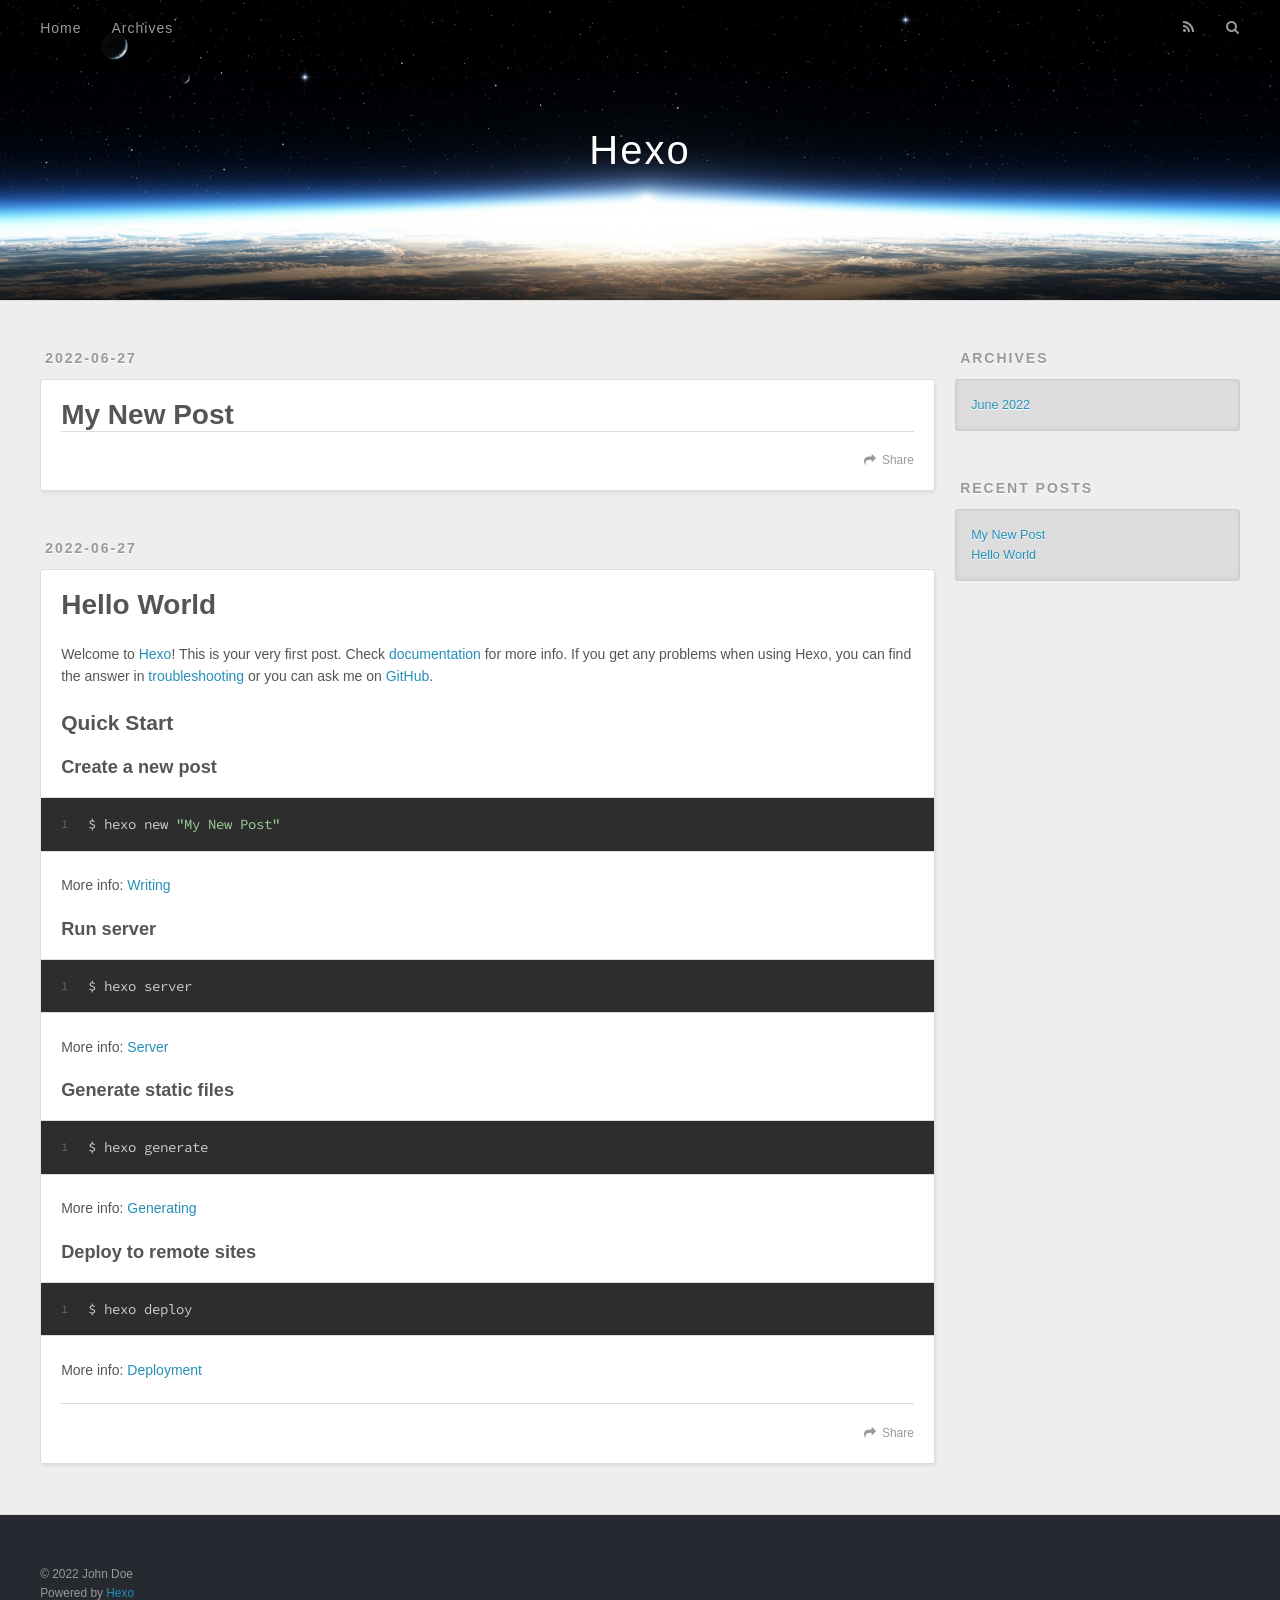
<file: index.html>
<!DOCTYPE html>
<html>
<head>
  <meta charset="utf-8">
  

  
  <title>Hexo</title>
  <meta name="viewport" content="width=device-width, initial-scale=1, maximum-scale=1">
  <meta property="og:type" content="website">
<meta property="og:title" content="Hexo">
<meta property="og:url" content="http://example.com/index.html">
<meta property="og:site_name" content="Hexo">
<meta property="og:locale" content="en_US">
<meta property="article:author" content="John Doe">
<meta name="twitter:card" content="summary">
  
    <link rel="alternate" href="/atom.xml" title="Hexo" type="application/atom+xml">
  
  
    <link rel="icon" href="/favicon.png">
  
  
    <link href="//fonts.googleapis.com/css?family=Source+Code+Pro" rel="stylesheet" type="text/css">
  
  
<link rel="stylesheet" href="/css/style.css">

<meta name="generator" content="Hexo 5.4.2"></head>

<body>
  <div id="container">
    <div id="wrap">
      <header id="header">
  <div id="banner"></div>
  <div id="header-outer" class="outer">
    <div id="header-title" class="inner">
      <h1 id="logo-wrap">
        <a href="/" id="logo">Hexo</a>
      </h1>
      
    </div>
    <div id="header-inner" class="inner">
      <nav id="main-nav">
        <a id="main-nav-toggle" class="nav-icon"></a>
        
          <a class="main-nav-link" href="/">Home</a>
        
          <a class="main-nav-link" href="/archives">Archives</a>
        
      </nav>
      <nav id="sub-nav">
        
          <a id="nav-rss-link" class="nav-icon" href="/atom.xml" title="RSS Feed"></a>
        
        <a id="nav-search-btn" class="nav-icon" title="Search"></a>
      </nav>
      <div id="search-form-wrap">
        <form action="//google.com/search" method="get" accept-charset="UTF-8" class="search-form"><input type="search" name="q" class="search-form-input" placeholder="Search"><button type="submit" class="search-form-submit">&#xF002;</button><input type="hidden" name="sitesearch" value="http://example.com"></form>
      </div>
    </div>
  </div>
</header>
      <div class="outer">
        <section id="main">
  
    <article id="post-My-New-Post" class="article article-type-post" itemscope itemprop="blogPost">
  <div class="article-meta">
    <a href="/2022/06/27/My-New-Post/" class="article-date">
  <time datetime="2022-06-27T13:33:20.000Z" itemprop="datePublished">2022-06-27</time>
</a>
    
  </div>
  <div class="article-inner">
    
    
      <header class="article-header">
        
  
    <h1 itemprop="name">
      <a class="article-title" href="/2022/06/27/My-New-Post/">My New Post</a>
    </h1>
  

      </header>
    
    <div class="article-entry" itemprop="articleBody">
      
        
      
    </div>
    <footer class="article-footer">
      <a data-url="http://example.com/2022/06/27/My-New-Post/" data-id="cl4wucjm500008j9k38h51u8d" class="article-share-link">Share</a>
      
      
    </footer>
  </div>
  
</article>


  
    <article id="post-hello-world" class="article article-type-post" itemscope itemprop="blogPost">
  <div class="article-meta">
    <a href="/2022/06/27/hello-world/" class="article-date">
  <time datetime="2022-06-27T13:16:43.237Z" itemprop="datePublished">2022-06-27</time>
</a>
    
  </div>
  <div class="article-inner">
    
    
      <header class="article-header">
        
  
    <h1 itemprop="name">
      <a class="article-title" href="/2022/06/27/hello-world/">Hello World</a>
    </h1>
  

      </header>
    
    <div class="article-entry" itemprop="articleBody">
      
        <p>Welcome to <a target="_blank" rel="noopener" href="https://hexo.io/">Hexo</a>! This is your very first post. Check <a target="_blank" rel="noopener" href="https://hexo.io/docs/">documentation</a> for more info. If you get any problems when using Hexo, you can find the answer in <a target="_blank" rel="noopener" href="https://hexo.io/docs/troubleshooting.html">troubleshooting</a> or you can ask me on <a target="_blank" rel="noopener" href="https://github.com/hexojs/hexo/issues">GitHub</a>.</p>
<h2 id="Quick-Start"><a href="#Quick-Start" class="headerlink" title="Quick Start"></a>Quick Start</h2><h3 id="Create-a-new-post"><a href="#Create-a-new-post" class="headerlink" title="Create a new post"></a>Create a new post</h3><figure class="highlight bash"><table><tr><td class="gutter"><pre><span class="line">1</span><br></pre></td><td class="code"><pre><span class="line">$ hexo new <span class="string">&quot;My New Post&quot;</span></span><br></pre></td></tr></table></figure>

<p>More info: <a target="_blank" rel="noopener" href="https://hexo.io/docs/writing.html">Writing</a></p>
<h3 id="Run-server"><a href="#Run-server" class="headerlink" title="Run server"></a>Run server</h3><figure class="highlight bash"><table><tr><td class="gutter"><pre><span class="line">1</span><br></pre></td><td class="code"><pre><span class="line">$ hexo server</span><br></pre></td></tr></table></figure>

<p>More info: <a target="_blank" rel="noopener" href="https://hexo.io/docs/server.html">Server</a></p>
<h3 id="Generate-static-files"><a href="#Generate-static-files" class="headerlink" title="Generate static files"></a>Generate static files</h3><figure class="highlight bash"><table><tr><td class="gutter"><pre><span class="line">1</span><br></pre></td><td class="code"><pre><span class="line">$ hexo generate</span><br></pre></td></tr></table></figure>

<p>More info: <a target="_blank" rel="noopener" href="https://hexo.io/docs/generating.html">Generating</a></p>
<h3 id="Deploy-to-remote-sites"><a href="#Deploy-to-remote-sites" class="headerlink" title="Deploy to remote sites"></a>Deploy to remote sites</h3><figure class="highlight bash"><table><tr><td class="gutter"><pre><span class="line">1</span><br></pre></td><td class="code"><pre><span class="line">$ hexo deploy</span><br></pre></td></tr></table></figure>

<p>More info: <a target="_blank" rel="noopener" href="https://hexo.io/docs/one-command-deployment.html">Deployment</a></p>

      
    </div>
    <footer class="article-footer">
      <a data-url="http://example.com/2022/06/27/hello-world/" data-id="cl4wucjm700018j9k8ils55al" class="article-share-link">Share</a>
      
      
    </footer>
  </div>
  
</article>


  


</section>
        
          <aside id="sidebar">
  
    

  
    

  
    
  
    
  <div class="widget-wrap">
    <h3 class="widget-title">Archives</h3>
    <div class="widget">
      <ul class="archive-list"><li class="archive-list-item"><a class="archive-list-link" href="/archives/2022/06/">June 2022</a></li></ul>
    </div>
  </div>


  
    
  <div class="widget-wrap">
    <h3 class="widget-title">Recent Posts</h3>
    <div class="widget">
      <ul>
        
          <li>
            <a href="/2022/06/27/My-New-Post/">My New Post</a>
          </li>
        
          <li>
            <a href="/2022/06/27/hello-world/">Hello World</a>
          </li>
        
      </ul>
    </div>
  </div>

  
</aside>
        
      </div>
      <footer id="footer">
  
  <div class="outer">
    <div id="footer-info" class="inner">
      &copy; 2022 John Doe<br>
      Powered by <a href="http://hexo.io/" target="_blank">Hexo</a>
    </div>
  </div>
</footer>
    </div>
    <nav id="mobile-nav">
  
    <a href="/" class="mobile-nav-link">Home</a>
  
    <a href="/archives" class="mobile-nav-link">Archives</a>
  
</nav>
    

<script src="//ajax.googleapis.com/ajax/libs/jquery/2.0.3/jquery.min.js"></script>


  
<link rel="stylesheet" href="/fancybox/jquery.fancybox.css">

  
<script src="/fancybox/jquery.fancybox.pack.js"></script>




<script src="/js/script.js"></script>




  </div>
</body>
</html>
</file>
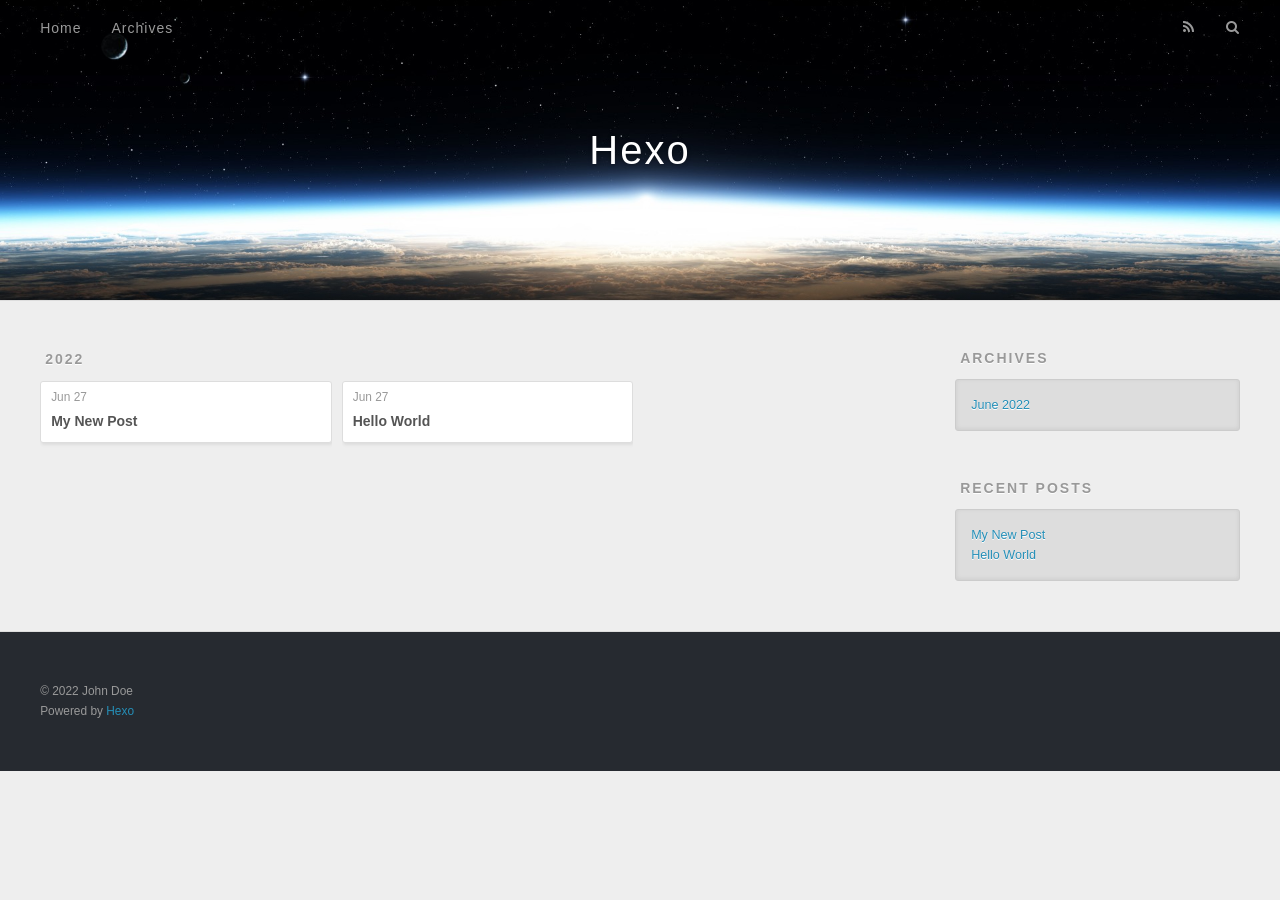
<file: archives/index.html>
<!DOCTYPE html>
<html>
<head>
  <meta charset="utf-8">
  

  
  <title>Archives | Hexo</title>
  <meta name="viewport" content="width=device-width, initial-scale=1, maximum-scale=1">
  <meta property="og:type" content="website">
<meta property="og:title" content="Hexo">
<meta property="og:url" content="http://example.com/archives/index.html">
<meta property="og:site_name" content="Hexo">
<meta property="og:locale" content="en_US">
<meta property="article:author" content="John Doe">
<meta name="twitter:card" content="summary">
  
    <link rel="alternate" href="/atom.xml" title="Hexo" type="application/atom+xml">
  
  
    <link rel="icon" href="/favicon.png">
  
  
    <link href="//fonts.googleapis.com/css?family=Source+Code+Pro" rel="stylesheet" type="text/css">
  
  
<link rel="stylesheet" href="/css/style.css">

<meta name="generator" content="Hexo 5.4.2"></head>

<body>
  <div id="container">
    <div id="wrap">
      <header id="header">
  <div id="banner"></div>
  <div id="header-outer" class="outer">
    <div id="header-title" class="inner">
      <h1 id="logo-wrap">
        <a href="/" id="logo">Hexo</a>
      </h1>
      
    </div>
    <div id="header-inner" class="inner">
      <nav id="main-nav">
        <a id="main-nav-toggle" class="nav-icon"></a>
        
          <a class="main-nav-link" href="/">Home</a>
        
          <a class="main-nav-link" href="/archives">Archives</a>
        
      </nav>
      <nav id="sub-nav">
        
          <a id="nav-rss-link" class="nav-icon" href="/atom.xml" title="RSS Feed"></a>
        
        <a id="nav-search-btn" class="nav-icon" title="Search"></a>
      </nav>
      <div id="search-form-wrap">
        <form action="//google.com/search" method="get" accept-charset="UTF-8" class="search-form"><input type="search" name="q" class="search-form-input" placeholder="Search"><button type="submit" class="search-form-submit">&#xF002;</button><input type="hidden" name="sitesearch" value="http://example.com"></form>
      </div>
    </div>
  </div>
</header>
      <div class="outer">
        <section id="main">
  
  
    
    
      
      
      <section class="archives-wrap">
        <div class="archive-year-wrap">
          <a href="/archives/2022" class="archive-year">2022</a>
        </div>
        <div class="archives">
    
    <article class="archive-article archive-type-post">
  <div class="archive-article-inner">
    <header class="archive-article-header">
      <a href="/2022/06/27/My-New-Post/" class="archive-article-date">
  <time datetime="2022-06-27T13:33:20.000Z" itemprop="datePublished">Jun 27</time>
</a>
      
  
    <h1 itemprop="name">
      <a class="archive-article-title" href="/2022/06/27/My-New-Post/">My New Post</a>
    </h1>
  

    </header>
  </div>
</article>
  
    
    
    <article class="archive-article archive-type-post">
  <div class="archive-article-inner">
    <header class="archive-article-header">
      <a href="/2022/06/27/hello-world/" class="archive-article-date">
  <time datetime="2022-06-27T13:16:43.237Z" itemprop="datePublished">Jun 27</time>
</a>
      
  
    <h1 itemprop="name">
      <a class="archive-article-title" href="/2022/06/27/hello-world/">Hello World</a>
    </h1>
  

    </header>
  </div>
</article>
  
  
    </div></section>
  


</section>
        
          <aside id="sidebar">
  
    

  
    

  
    
  
    
  <div class="widget-wrap">
    <h3 class="widget-title">Archives</h3>
    <div class="widget">
      <ul class="archive-list"><li class="archive-list-item"><a class="archive-list-link" href="/archives/2022/06/">June 2022</a></li></ul>
    </div>
  </div>


  
    
  <div class="widget-wrap">
    <h3 class="widget-title">Recent Posts</h3>
    <div class="widget">
      <ul>
        
          <li>
            <a href="/2022/06/27/My-New-Post/">My New Post</a>
          </li>
        
          <li>
            <a href="/2022/06/27/hello-world/">Hello World</a>
          </li>
        
      </ul>
    </div>
  </div>

  
</aside>
        
      </div>
      <footer id="footer">
  
  <div class="outer">
    <div id="footer-info" class="inner">
      &copy; 2022 John Doe<br>
      Powered by <a href="http://hexo.io/" target="_blank">Hexo</a>
    </div>
  </div>
</footer>
    </div>
    <nav id="mobile-nav">
  
    <a href="/" class="mobile-nav-link">Home</a>
  
    <a href="/archives" class="mobile-nav-link">Archives</a>
  
</nav>
    

<script src="//ajax.googleapis.com/ajax/libs/jquery/2.0.3/jquery.min.js"></script>


  
<link rel="stylesheet" href="/fancybox/jquery.fancybox.css">

  
<script src="/fancybox/jquery.fancybox.pack.js"></script>




<script src="/js/script.js"></script>




  </div>
</body>
</html>
</file>
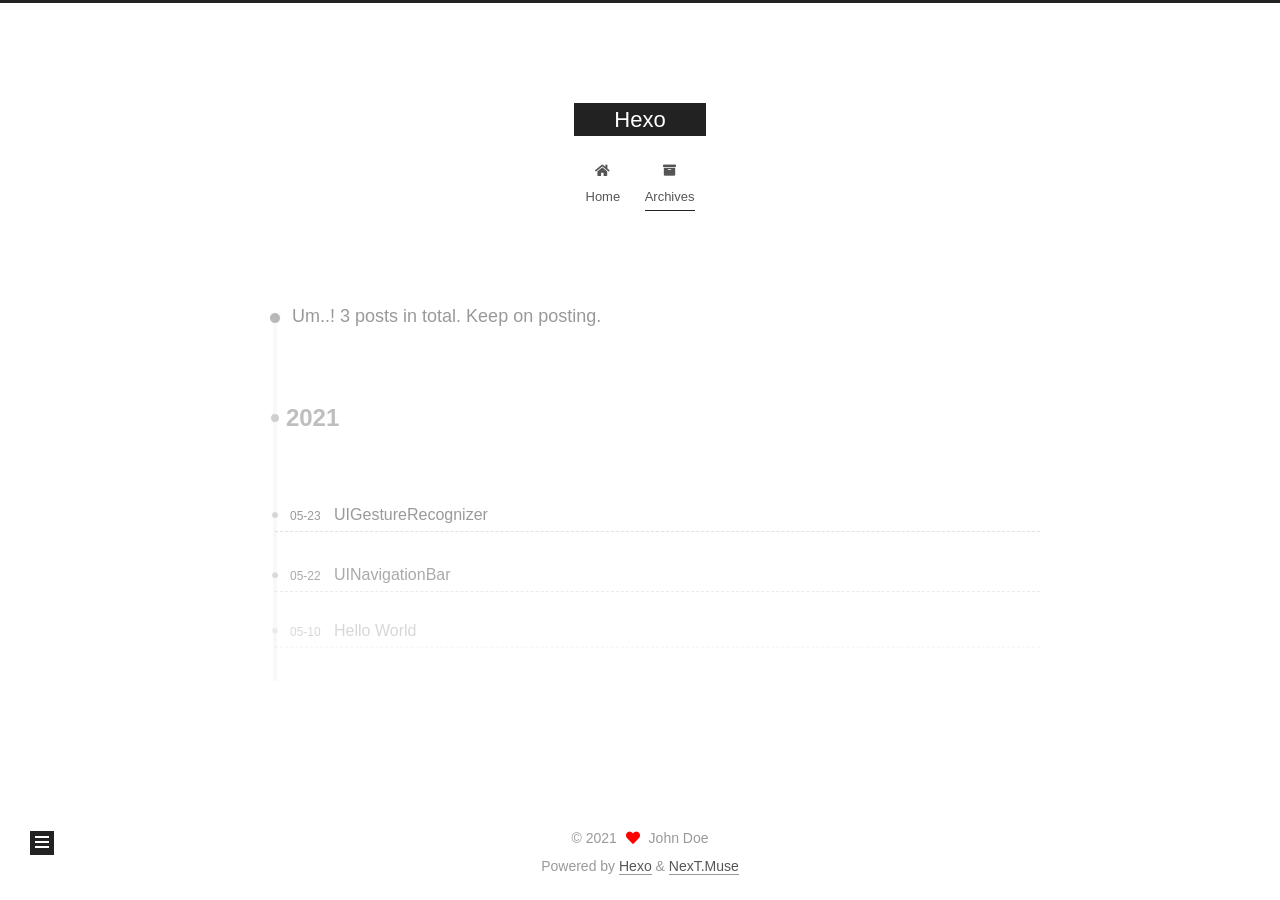
<file: archives/2021/index.html>
<!DOCTYPE html>
<html lang="en">
<head>
  <meta charset="UTF-8">
<meta name="viewport" content="width=device-width, initial-scale=1, maximum-scale=2">
<meta name="theme-color" content="#222">
<meta name="generator" content="Hexo 5.4.0">
  <link rel="apple-touch-icon" sizes="180x180" href="/images/apple-touch-icon-next.png">
  <link rel="icon" type="image/png" sizes="32x32" href="/images/favicon-32x32-next.png">
  <link rel="icon" type="image/png" sizes="16x16" href="/images/favicon-16x16-next.png">
  <link rel="mask-icon" href="/images/logo.svg" color="#222">

<link rel="stylesheet" href="/css/main.css">


<link rel="stylesheet" href="/lib/font-awesome/css/all.min.css">

<script id="hexo-configurations">
    var NexT = window.NexT || {};
    var CONFIG = {"hostname":"example.com","root":"/","scheme":"Muse","version":"7.8.0","exturl":false,"sidebar":{"position":"left","display":"post","padding":18,"offset":12,"onmobile":false},"copycode":{"enable":false,"show_result":false,"style":null},"back2top":{"enable":true,"sidebar":false,"scrollpercent":false},"bookmark":{"enable":false,"color":"#222","save":"auto"},"fancybox":false,"mediumzoom":false,"lazyload":false,"pangu":false,"comments":{"style":"tabs","active":null,"storage":true,"lazyload":false,"nav":null},"algolia":{"hits":{"per_page":10},"labels":{"input_placeholder":"Search for Posts","hits_empty":"We didn't find any results for the search: ${query}","hits_stats":"${hits} results found in ${time} ms"}},"localsearch":{"enable":false,"trigger":"auto","top_n_per_article":1,"unescape":false,"preload":false},"motion":{"enable":true,"async":false,"transition":{"post_block":"fadeIn","post_header":"slideDownIn","post_body":"slideDownIn","coll_header":"slideLeftIn","sidebar":"slideUpIn"}}};
  </script>

  <meta property="og:type" content="website">
<meta property="og:title" content="Hexo">
<meta property="og:url" content="http://example.com/archives/2021/index.html">
<meta property="og:site_name" content="Hexo">
<meta property="og:locale" content="en_US">
<meta property="article:author" content="John Doe">
<meta name="twitter:card" content="summary">

<link rel="canonical" href="http://example.com/archives/2021/">


<script id="page-configurations">
  // https://hexo.io/docs/variables.html
  CONFIG.page = {
    sidebar: "",
    isHome : false,
    isPost : false,
    lang   : 'en'
  };
</script>

  <title>Archive | Hexo</title>
  






  <noscript>
  <style>
  .use-motion .brand,
  .use-motion .menu-item,
  .sidebar-inner,
  .use-motion .post-block,
  .use-motion .pagination,
  .use-motion .comments,
  .use-motion .post-header,
  .use-motion .post-body,
  .use-motion .collection-header { opacity: initial; }

  .use-motion .site-title,
  .use-motion .site-subtitle {
    opacity: initial;
    top: initial;
  }

  .use-motion .logo-line-before i { left: initial; }
  .use-motion .logo-line-after i { right: initial; }
  </style>
</noscript>

</head>

<body itemscope itemtype="http://schema.org/WebPage">
  <div class="container use-motion">
    <div class="headband"></div>

    <header class="header" itemscope itemtype="http://schema.org/WPHeader">
      <div class="header-inner"><div class="site-brand-container">
  <div class="site-nav-toggle">
    <div class="toggle" aria-label="Toggle navigation bar">
      <span class="toggle-line toggle-line-first"></span>
      <span class="toggle-line toggle-line-middle"></span>
      <span class="toggle-line toggle-line-last"></span>
    </div>
  </div>

  <div class="site-meta">

    <a href="/" class="brand" rel="start">
      <span class="logo-line-before"><i></i></span>
      <h1 class="site-title">Hexo</h1>
      <span class="logo-line-after"><i></i></span>
    </a>
  </div>

  <div class="site-nav-right">
    <div class="toggle popup-trigger">
    </div>
  </div>
</div>




<nav class="site-nav">
  <ul id="menu" class="main-menu menu">
        <li class="menu-item menu-item-home">

    <a href="/" rel="section"><i class="fa fa-home fa-fw"></i>Home</a>

  </li>
        <li class="menu-item menu-item-archives">

    <a href="/archives/" rel="section"><i class="fa fa-archive fa-fw"></i>Archives</a>

  </li>
  </ul>
</nav>




</div>
    </header>

    
  <div class="back-to-top">
    <i class="fa fa-arrow-up"></i>
    <span>0%</span>
  </div>


    <main class="main">
      <div class="main-inner">
        <div class="content-wrap">
          

          <div class="content archive">
            

  
  
  
  <div class="post-block">
    <div class="posts-collapse">
      <div class="collection-title">
        <span class="collection-header">Um..! 3 posts in total. Keep on posting.</span>
      </div>

      
    <div class="collection-year">
      <span class="collection-header">2021</span>
    </div>

  <article itemscope itemtype="http://schema.org/Article">
    <header class="post-header">

      <div class="post-meta">
        <time itemprop="dateCreated"
              datetime="2021-05-23T15:27:10+08:00"
              content="2021-05-23">
          05-23
        </time>
      </div>

      <div class="post-title">
          <a class="post-title-link" href="/2021/05/23/UIGestureRecognizer/" itemprop="url">
            <span itemprop="name">UIGestureRecognizer</span>
          </a>
      </div>

    </header>
  </article>

  <article itemscope itemtype="http://schema.org/Article">
    <header class="post-header">

      <div class="post-meta">
        <time itemprop="dateCreated"
              datetime="2021-05-22T18:45:41+08:00"
              content="2021-05-22">
          05-22
        </time>
      </div>

      <div class="post-title">
          <a class="post-title-link" href="/2021/05/22/UINavigationBar/" itemprop="url">
            <span itemprop="name">UINavigationBar</span>
          </a>
      </div>

    </header>
  </article>

  <article itemscope itemtype="http://schema.org/Article">
    <header class="post-header">

      <div class="post-meta">
        <time itemprop="dateCreated"
              datetime="2021-05-10T22:48:40+08:00"
              content="2021-05-10">
          05-10
        </time>
      </div>

      <div class="post-title">
          <a class="post-title-link" href="/2021/05/10/hello-world/" itemprop="url">
            <span itemprop="name">Hello World</span>
          </a>
      </div>

    </header>
  </article>


    </div>
  </div>
  
  
  

  



          </div>
          

<script>
  window.addEventListener('tabs:register', () => {
    let { activeClass } = CONFIG.comments;
    if (CONFIG.comments.storage) {
      activeClass = localStorage.getItem('comments_active') || activeClass;
    }
    if (activeClass) {
      let activeTab = document.querySelector(`a[href="#comment-${activeClass}"]`);
      if (activeTab) {
        activeTab.click();
      }
    }
  });
  if (CONFIG.comments.storage) {
    window.addEventListener('tabs:click', event => {
      if (!event.target.matches('.tabs-comment .tab-content .tab-pane')) return;
      let commentClass = event.target.classList[1];
      localStorage.setItem('comments_active', commentClass);
    });
  }
</script>

        </div>
          
  
  <div class="toggle sidebar-toggle">
    <span class="toggle-line toggle-line-first"></span>
    <span class="toggle-line toggle-line-middle"></span>
    <span class="toggle-line toggle-line-last"></span>
  </div>

  <aside class="sidebar">
    <div class="sidebar-inner">

      <ul class="sidebar-nav motion-element">
        <li class="sidebar-nav-toc">
          Table of Contents
        </li>
        <li class="sidebar-nav-overview">
          Overview
        </li>
      </ul>

      <!--noindex-->
      <div class="post-toc-wrap sidebar-panel">
      </div>
      <!--/noindex-->

      <div class="site-overview-wrap sidebar-panel">
        <div class="site-author motion-element" itemprop="author" itemscope itemtype="http://schema.org/Person">
  <p class="site-author-name" itemprop="name">John Doe</p>
  <div class="site-description" itemprop="description"></div>
</div>
<div class="site-state-wrap motion-element">
  <nav class="site-state">
      <div class="site-state-item site-state-posts">
          <a href="/archives/">
        
          <span class="site-state-item-count">3</span>
          <span class="site-state-item-name">posts</span>
        </a>
      </div>
  </nav>
</div>



      </div>

    </div>
  </aside>
  <div id="sidebar-dimmer"></div>


      </div>
    </main>

    <footer class="footer">
      <div class="footer-inner">
        

        

<div class="copyright">
  
  &copy; 
  <span itemprop="copyrightYear">2021</span>
  <span class="with-love">
    <i class="fa fa-heart"></i>
  </span>
  <span class="author" itemprop="copyrightHolder">John Doe</span>
</div>
  <div class="powered-by">Powered by <a href="https://hexo.io/" class="theme-link" rel="noopener" target="_blank">Hexo</a> & <a href="https://muse.theme-next.org/" class="theme-link" rel="noopener" target="_blank">NexT.Muse</a>
  </div>

        








      </div>
    </footer>
  </div>

  
  <script src="/lib/anime.min.js"></script>
  <script src="/lib/velocity/velocity.min.js"></script>
  <script src="/lib/velocity/velocity.ui.min.js"></script>

<script src="/js/utils.js"></script>

<script src="/js/motion.js"></script>


<script src="/js/schemes/muse.js"></script>


<script src="/js/next-boot.js"></script>




  















  

  

</body>
</html>
</file>
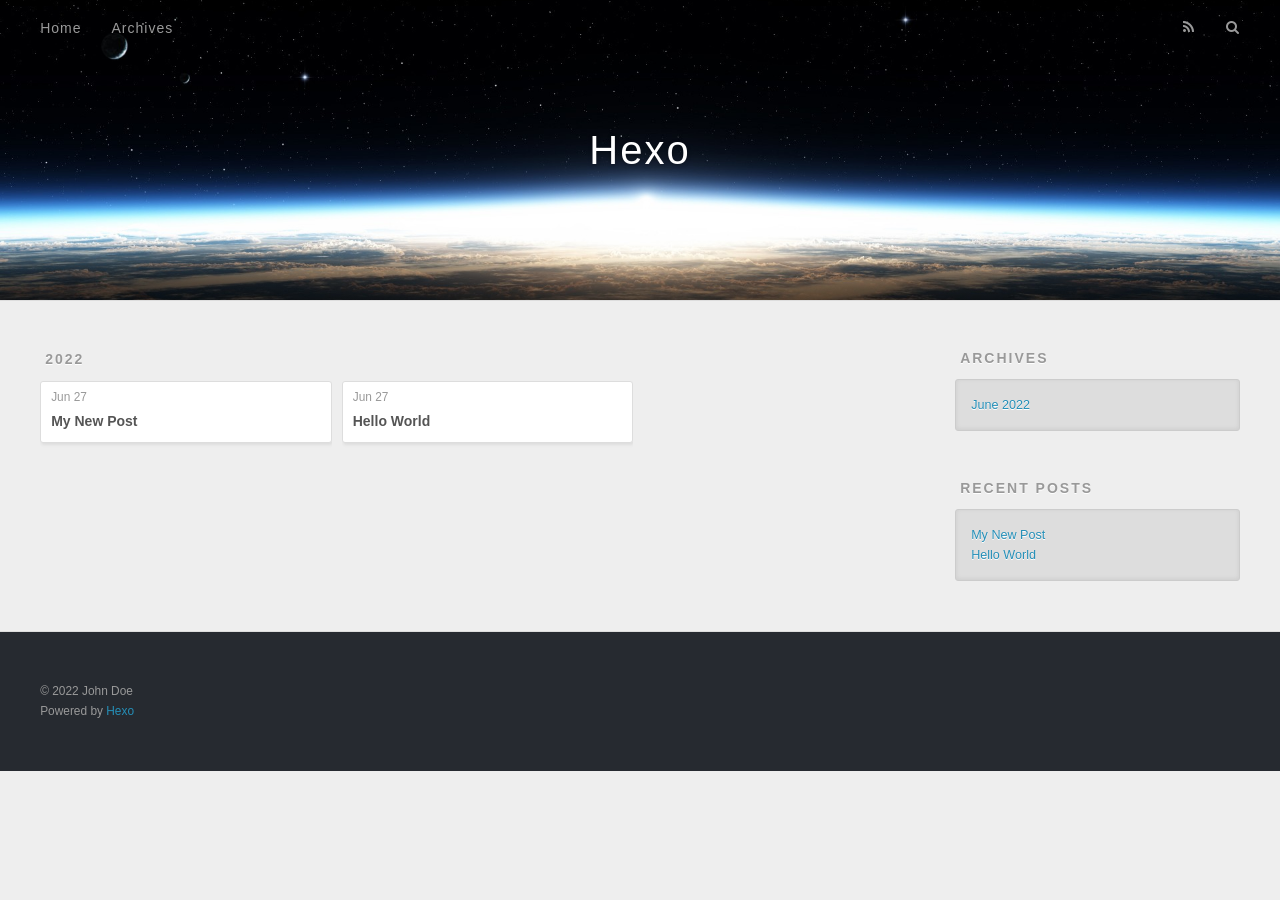
<file: archives/2022/index.html>
<!DOCTYPE html>
<html>
<head>
  <meta charset="utf-8">
  

  
  <title>Archives: 2022 | Hexo</title>
  <meta name="viewport" content="width=device-width, initial-scale=1, maximum-scale=1">
  <meta property="og:type" content="website">
<meta property="og:title" content="Hexo">
<meta property="og:url" content="http://example.com/archives/2022/index.html">
<meta property="og:site_name" content="Hexo">
<meta property="og:locale" content="en_US">
<meta property="article:author" content="John Doe">
<meta name="twitter:card" content="summary">
  
    <link rel="alternate" href="/atom.xml" title="Hexo" type="application/atom+xml">
  
  
    <link rel="icon" href="/favicon.png">
  
  
    <link href="//fonts.googleapis.com/css?family=Source+Code+Pro" rel="stylesheet" type="text/css">
  
  
<link rel="stylesheet" href="/css/style.css">

<meta name="generator" content="Hexo 5.4.2"></head>

<body>
  <div id="container">
    <div id="wrap">
      <header id="header">
  <div id="banner"></div>
  <div id="header-outer" class="outer">
    <div id="header-title" class="inner">
      <h1 id="logo-wrap">
        <a href="/" id="logo">Hexo</a>
      </h1>
      
    </div>
    <div id="header-inner" class="inner">
      <nav id="main-nav">
        <a id="main-nav-toggle" class="nav-icon"></a>
        
          <a class="main-nav-link" href="/">Home</a>
        
          <a class="main-nav-link" href="/archives">Archives</a>
        
      </nav>
      <nav id="sub-nav">
        
          <a id="nav-rss-link" class="nav-icon" href="/atom.xml" title="RSS Feed"></a>
        
        <a id="nav-search-btn" class="nav-icon" title="Search"></a>
      </nav>
      <div id="search-form-wrap">
        <form action="//google.com/search" method="get" accept-charset="UTF-8" class="search-form"><input type="search" name="q" class="search-form-input" placeholder="Search"><button type="submit" class="search-form-submit">&#xF002;</button><input type="hidden" name="sitesearch" value="http://example.com"></form>
      </div>
    </div>
  </div>
</header>
      <div class="outer">
        <section id="main">
  
  
    
    
      
      
      <section class="archives-wrap">
        <div class="archive-year-wrap">
          <a href="/archives/2022" class="archive-year">2022</a>
        </div>
        <div class="archives">
    
    <article class="archive-article archive-type-post">
  <div class="archive-article-inner">
    <header class="archive-article-header">
      <a href="/2022/06/27/My-New-Post/" class="archive-article-date">
  <time datetime="2022-06-27T13:33:20.000Z" itemprop="datePublished">Jun 27</time>
</a>
      
  
    <h1 itemprop="name">
      <a class="archive-article-title" href="/2022/06/27/My-New-Post/">My New Post</a>
    </h1>
  

    </header>
  </div>
</article>
  
    
    
    <article class="archive-article archive-type-post">
  <div class="archive-article-inner">
    <header class="archive-article-header">
      <a href="/2022/06/27/hello-world/" class="archive-article-date">
  <time datetime="2022-06-27T13:16:43.237Z" itemprop="datePublished">Jun 27</time>
</a>
      
  
    <h1 itemprop="name">
      <a class="archive-article-title" href="/2022/06/27/hello-world/">Hello World</a>
    </h1>
  

    </header>
  </div>
</article>
  
  
    </div></section>
  


</section>
        
          <aside id="sidebar">
  
    

  
    

  
    
  
    
  <div class="widget-wrap">
    <h3 class="widget-title">Archives</h3>
    <div class="widget">
      <ul class="archive-list"><li class="archive-list-item"><a class="archive-list-link" href="/archives/2022/06/">June 2022</a></li></ul>
    </div>
  </div>


  
    
  <div class="widget-wrap">
    <h3 class="widget-title">Recent Posts</h3>
    <div class="widget">
      <ul>
        
          <li>
            <a href="/2022/06/27/My-New-Post/">My New Post</a>
          </li>
        
          <li>
            <a href="/2022/06/27/hello-world/">Hello World</a>
          </li>
        
      </ul>
    </div>
  </div>

  
</aside>
        
      </div>
      <footer id="footer">
  
  <div class="outer">
    <div id="footer-info" class="inner">
      &copy; 2022 John Doe<br>
      Powered by <a href="http://hexo.io/" target="_blank">Hexo</a>
    </div>
  </div>
</footer>
    </div>
    <nav id="mobile-nav">
  
    <a href="/" class="mobile-nav-link">Home</a>
  
    <a href="/archives" class="mobile-nav-link">Archives</a>
  
</nav>
    

<script src="//ajax.googleapis.com/ajax/libs/jquery/2.0.3/jquery.min.js"></script>


  
<link rel="stylesheet" href="/fancybox/jquery.fancybox.css">

  
<script src="/fancybox/jquery.fancybox.pack.js"></script>




<script src="/js/script.js"></script>




  </div>
</body>
</html>
</file>
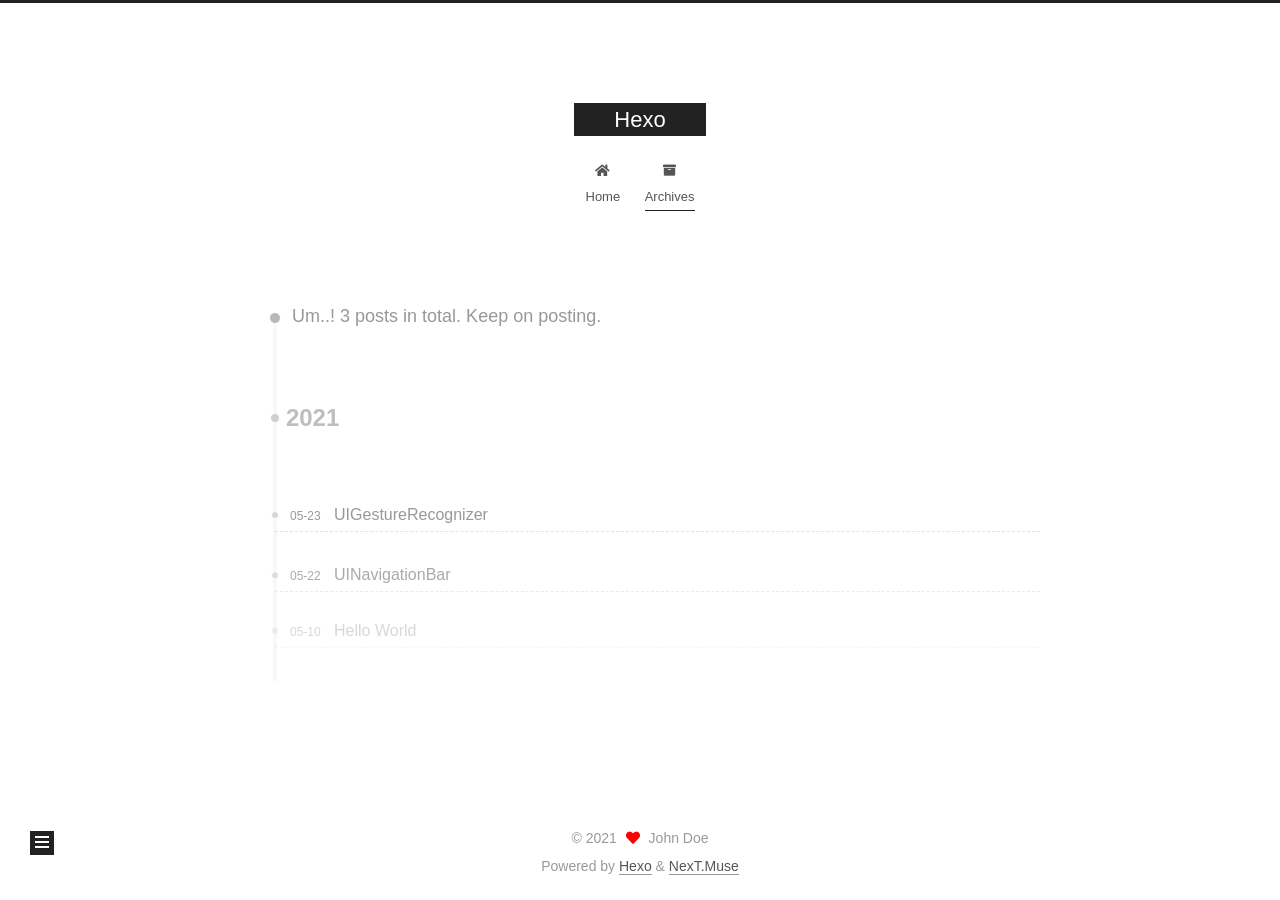
<file: archives/2021/05/index.html>
<!DOCTYPE html>
<html lang="en">
<head>
  <meta charset="UTF-8">
<meta name="viewport" content="width=device-width, initial-scale=1, maximum-scale=2">
<meta name="theme-color" content="#222">
<meta name="generator" content="Hexo 5.4.0">
  <link rel="apple-touch-icon" sizes="180x180" href="/images/apple-touch-icon-next.png">
  <link rel="icon" type="image/png" sizes="32x32" href="/images/favicon-32x32-next.png">
  <link rel="icon" type="image/png" sizes="16x16" href="/images/favicon-16x16-next.png">
  <link rel="mask-icon" href="/images/logo.svg" color="#222">

<link rel="stylesheet" href="/css/main.css">


<link rel="stylesheet" href="/lib/font-awesome/css/all.min.css">

<script id="hexo-configurations">
    var NexT = window.NexT || {};
    var CONFIG = {"hostname":"example.com","root":"/","scheme":"Muse","version":"7.8.0","exturl":false,"sidebar":{"position":"left","display":"post","padding":18,"offset":12,"onmobile":false},"copycode":{"enable":false,"show_result":false,"style":null},"back2top":{"enable":true,"sidebar":false,"scrollpercent":false},"bookmark":{"enable":false,"color":"#222","save":"auto"},"fancybox":false,"mediumzoom":false,"lazyload":false,"pangu":false,"comments":{"style":"tabs","active":null,"storage":true,"lazyload":false,"nav":null},"algolia":{"hits":{"per_page":10},"labels":{"input_placeholder":"Search for Posts","hits_empty":"We didn't find any results for the search: ${query}","hits_stats":"${hits} results found in ${time} ms"}},"localsearch":{"enable":false,"trigger":"auto","top_n_per_article":1,"unescape":false,"preload":false},"motion":{"enable":true,"async":false,"transition":{"post_block":"fadeIn","post_header":"slideDownIn","post_body":"slideDownIn","coll_header":"slideLeftIn","sidebar":"slideUpIn"}}};
  </script>

  <meta property="og:type" content="website">
<meta property="og:title" content="Hexo">
<meta property="og:url" content="http://example.com/archives/2021/05/index.html">
<meta property="og:site_name" content="Hexo">
<meta property="og:locale" content="en_US">
<meta property="article:author" content="John Doe">
<meta name="twitter:card" content="summary">

<link rel="canonical" href="http://example.com/archives/2021/05/">


<script id="page-configurations">
  // https://hexo.io/docs/variables.html
  CONFIG.page = {
    sidebar: "",
    isHome : false,
    isPost : false,
    lang   : 'en'
  };
</script>

  <title>Archive | Hexo</title>
  






  <noscript>
  <style>
  .use-motion .brand,
  .use-motion .menu-item,
  .sidebar-inner,
  .use-motion .post-block,
  .use-motion .pagination,
  .use-motion .comments,
  .use-motion .post-header,
  .use-motion .post-body,
  .use-motion .collection-header { opacity: initial; }

  .use-motion .site-title,
  .use-motion .site-subtitle {
    opacity: initial;
    top: initial;
  }

  .use-motion .logo-line-before i { left: initial; }
  .use-motion .logo-line-after i { right: initial; }
  </style>
</noscript>

</head>

<body itemscope itemtype="http://schema.org/WebPage">
  <div class="container use-motion">
    <div class="headband"></div>

    <header class="header" itemscope itemtype="http://schema.org/WPHeader">
      <div class="header-inner"><div class="site-brand-container">
  <div class="site-nav-toggle">
    <div class="toggle" aria-label="Toggle navigation bar">
      <span class="toggle-line toggle-line-first"></span>
      <span class="toggle-line toggle-line-middle"></span>
      <span class="toggle-line toggle-line-last"></span>
    </div>
  </div>

  <div class="site-meta">

    <a href="/" class="brand" rel="start">
      <span class="logo-line-before"><i></i></span>
      <h1 class="site-title">Hexo</h1>
      <span class="logo-line-after"><i></i></span>
    </a>
  </div>

  <div class="site-nav-right">
    <div class="toggle popup-trigger">
    </div>
  </div>
</div>




<nav class="site-nav">
  <ul id="menu" class="main-menu menu">
        <li class="menu-item menu-item-home">

    <a href="/" rel="section"><i class="fa fa-home fa-fw"></i>Home</a>

  </li>
        <li class="menu-item menu-item-archives">

    <a href="/archives/" rel="section"><i class="fa fa-archive fa-fw"></i>Archives</a>

  </li>
  </ul>
</nav>




</div>
    </header>

    
  <div class="back-to-top">
    <i class="fa fa-arrow-up"></i>
    <span>0%</span>
  </div>


    <main class="main">
      <div class="main-inner">
        <div class="content-wrap">
          

          <div class="content archive">
            

  
  
  
  <div class="post-block">
    <div class="posts-collapse">
      <div class="collection-title">
        <span class="collection-header">Um..! 3 posts in total. Keep on posting.</span>
      </div>

      
    <div class="collection-year">
      <span class="collection-header">2021</span>
    </div>

  <article itemscope itemtype="http://schema.org/Article">
    <header class="post-header">

      <div class="post-meta">
        <time itemprop="dateCreated"
              datetime="2021-05-23T15:27:10+08:00"
              content="2021-05-23">
          05-23
        </time>
      </div>

      <div class="post-title">
          <a class="post-title-link" href="/2021/05/23/UIGestureRecognizer/" itemprop="url">
            <span itemprop="name">UIGestureRecognizer</span>
          </a>
      </div>

    </header>
  </article>

  <article itemscope itemtype="http://schema.org/Article">
    <header class="post-header">

      <div class="post-meta">
        <time itemprop="dateCreated"
              datetime="2021-05-22T18:45:41+08:00"
              content="2021-05-22">
          05-22
        </time>
      </div>

      <div class="post-title">
          <a class="post-title-link" href="/2021/05/22/UINavigationBar/" itemprop="url">
            <span itemprop="name">UINavigationBar</span>
          </a>
      </div>

    </header>
  </article>

  <article itemscope itemtype="http://schema.org/Article">
    <header class="post-header">

      <div class="post-meta">
        <time itemprop="dateCreated"
              datetime="2021-05-10T22:48:40+08:00"
              content="2021-05-10">
          05-10
        </time>
      </div>

      <div class="post-title">
          <a class="post-title-link" href="/2021/05/10/hello-world/" itemprop="url">
            <span itemprop="name">Hello World</span>
          </a>
      </div>

    </header>
  </article>


    </div>
  </div>
  
  
  

  



          </div>
          

<script>
  window.addEventListener('tabs:register', () => {
    let { activeClass } = CONFIG.comments;
    if (CONFIG.comments.storage) {
      activeClass = localStorage.getItem('comments_active') || activeClass;
    }
    if (activeClass) {
      let activeTab = document.querySelector(`a[href="#comment-${activeClass}"]`);
      if (activeTab) {
        activeTab.click();
      }
    }
  });
  if (CONFIG.comments.storage) {
    window.addEventListener('tabs:click', event => {
      if (!event.target.matches('.tabs-comment .tab-content .tab-pane')) return;
      let commentClass = event.target.classList[1];
      localStorage.setItem('comments_active', commentClass);
    });
  }
</script>

        </div>
          
  
  <div class="toggle sidebar-toggle">
    <span class="toggle-line toggle-line-first"></span>
    <span class="toggle-line toggle-line-middle"></span>
    <span class="toggle-line toggle-line-last"></span>
  </div>

  <aside class="sidebar">
    <div class="sidebar-inner">

      <ul class="sidebar-nav motion-element">
        <li class="sidebar-nav-toc">
          Table of Contents
        </li>
        <li class="sidebar-nav-overview">
          Overview
        </li>
      </ul>

      <!--noindex-->
      <div class="post-toc-wrap sidebar-panel">
      </div>
      <!--/noindex-->

      <div class="site-overview-wrap sidebar-panel">
        <div class="site-author motion-element" itemprop="author" itemscope itemtype="http://schema.org/Person">
  <p class="site-author-name" itemprop="name">John Doe</p>
  <div class="site-description" itemprop="description"></div>
</div>
<div class="site-state-wrap motion-element">
  <nav class="site-state">
      <div class="site-state-item site-state-posts">
          <a href="/archives/">
        
          <span class="site-state-item-count">3</span>
          <span class="site-state-item-name">posts</span>
        </a>
      </div>
  </nav>
</div>



      </div>

    </div>
  </aside>
  <div id="sidebar-dimmer"></div>


      </div>
    </main>

    <footer class="footer">
      <div class="footer-inner">
        

        

<div class="copyright">
  
  &copy; 
  <span itemprop="copyrightYear">2021</span>
  <span class="with-love">
    <i class="fa fa-heart"></i>
  </span>
  <span class="author" itemprop="copyrightHolder">John Doe</span>
</div>
  <div class="powered-by">Powered by <a href="https://hexo.io/" class="theme-link" rel="noopener" target="_blank">Hexo</a> & <a href="https://muse.theme-next.org/" class="theme-link" rel="noopener" target="_blank">NexT.Muse</a>
  </div>

        








      </div>
    </footer>
  </div>

  
  <script src="/lib/anime.min.js"></script>
  <script src="/lib/velocity/velocity.min.js"></script>
  <script src="/lib/velocity/velocity.ui.min.js"></script>

<script src="/js/utils.js"></script>

<script src="/js/motion.js"></script>


<script src="/js/schemes/muse.js"></script>


<script src="/js/next-boot.js"></script>




  















  

  

</body>
</html>
</file>
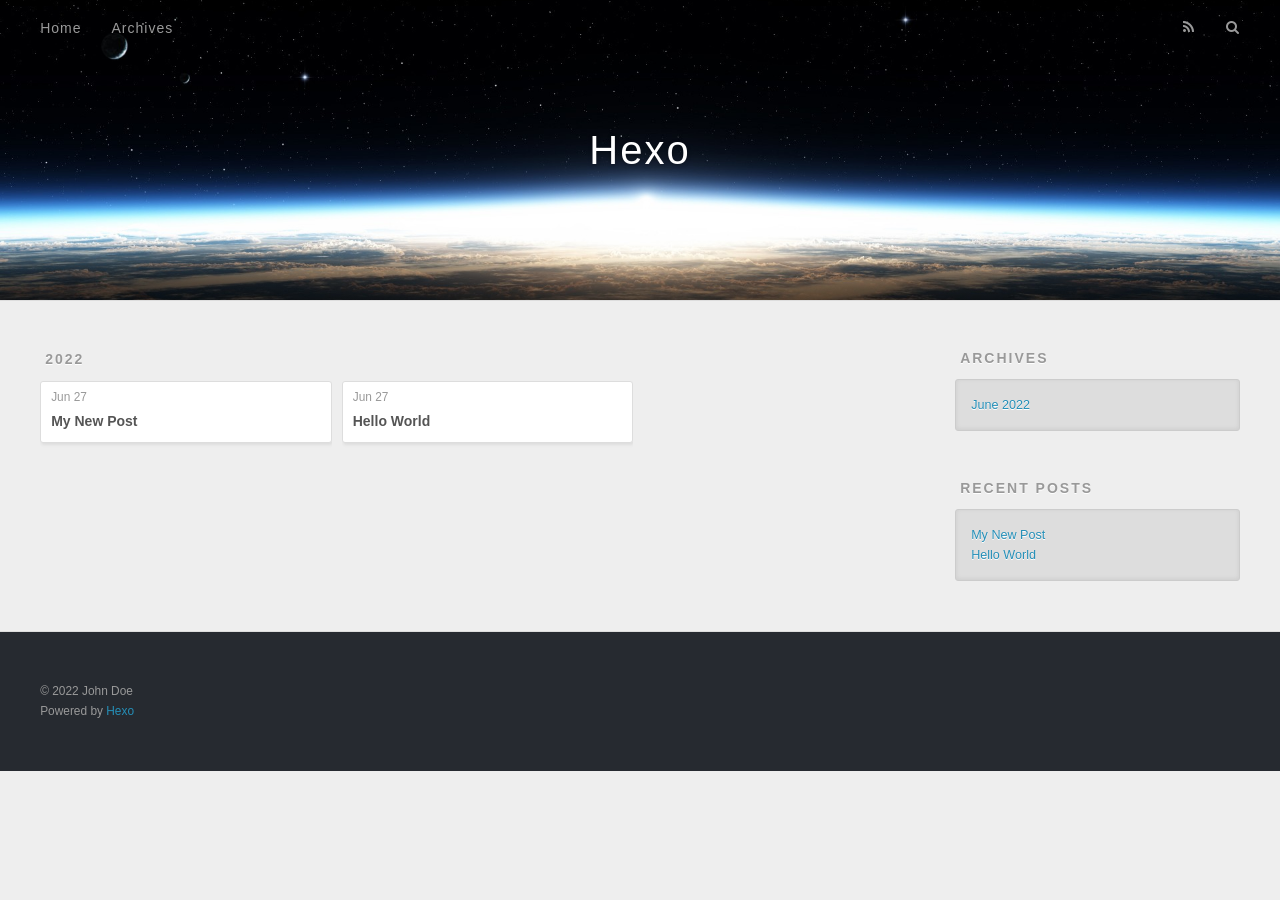
<file: archives/2022/06/index.html>
<!DOCTYPE html>
<html>
<head>
  <meta charset="utf-8">
  

  
  <title>Archives: 2022/6 | Hexo</title>
  <meta name="viewport" content="width=device-width, initial-scale=1, maximum-scale=1">
  <meta property="og:type" content="website">
<meta property="og:title" content="Hexo">
<meta property="og:url" content="http://example.com/archives/2022/06/index.html">
<meta property="og:site_name" content="Hexo">
<meta property="og:locale" content="en_US">
<meta property="article:author" content="John Doe">
<meta name="twitter:card" content="summary">
  
    <link rel="alternate" href="/atom.xml" title="Hexo" type="application/atom+xml">
  
  
    <link rel="icon" href="/favicon.png">
  
  
    <link href="//fonts.googleapis.com/css?family=Source+Code+Pro" rel="stylesheet" type="text/css">
  
  
<link rel="stylesheet" href="/css/style.css">

<meta name="generator" content="Hexo 5.4.2"></head>

<body>
  <div id="container">
    <div id="wrap">
      <header id="header">
  <div id="banner"></div>
  <div id="header-outer" class="outer">
    <div id="header-title" class="inner">
      <h1 id="logo-wrap">
        <a href="/" id="logo">Hexo</a>
      </h1>
      
    </div>
    <div id="header-inner" class="inner">
      <nav id="main-nav">
        <a id="main-nav-toggle" class="nav-icon"></a>
        
          <a class="main-nav-link" href="/">Home</a>
        
          <a class="main-nav-link" href="/archives">Archives</a>
        
      </nav>
      <nav id="sub-nav">
        
          <a id="nav-rss-link" class="nav-icon" href="/atom.xml" title="RSS Feed"></a>
        
        <a id="nav-search-btn" class="nav-icon" title="Search"></a>
      </nav>
      <div id="search-form-wrap">
        <form action="//google.com/search" method="get" accept-charset="UTF-8" class="search-form"><input type="search" name="q" class="search-form-input" placeholder="Search"><button type="submit" class="search-form-submit">&#xF002;</button><input type="hidden" name="sitesearch" value="http://example.com"></form>
      </div>
    </div>
  </div>
</header>
      <div class="outer">
        <section id="main">
  
  
    
    
      
      
      <section class="archives-wrap">
        <div class="archive-year-wrap">
          <a href="/archives/2022" class="archive-year">2022</a>
        </div>
        <div class="archives">
    
    <article class="archive-article archive-type-post">
  <div class="archive-article-inner">
    <header class="archive-article-header">
      <a href="/2022/06/27/My-New-Post/" class="archive-article-date">
  <time datetime="2022-06-27T13:33:20.000Z" itemprop="datePublished">Jun 27</time>
</a>
      
  
    <h1 itemprop="name">
      <a class="archive-article-title" href="/2022/06/27/My-New-Post/">My New Post</a>
    </h1>
  

    </header>
  </div>
</article>
  
    
    
    <article class="archive-article archive-type-post">
  <div class="archive-article-inner">
    <header class="archive-article-header">
      <a href="/2022/06/27/hello-world/" class="archive-article-date">
  <time datetime="2022-06-27T13:16:43.237Z" itemprop="datePublished">Jun 27</time>
</a>
      
  
    <h1 itemprop="name">
      <a class="archive-article-title" href="/2022/06/27/hello-world/">Hello World</a>
    </h1>
  

    </header>
  </div>
</article>
  
  
    </div></section>
  


</section>
        
          <aside id="sidebar">
  
    

  
    

  
    
  
    
  <div class="widget-wrap">
    <h3 class="widget-title">Archives</h3>
    <div class="widget">
      <ul class="archive-list"><li class="archive-list-item"><a class="archive-list-link" href="/archives/2022/06/">June 2022</a></li></ul>
    </div>
  </div>


  
    
  <div class="widget-wrap">
    <h3 class="widget-title">Recent Posts</h3>
    <div class="widget">
      <ul>
        
          <li>
            <a href="/2022/06/27/My-New-Post/">My New Post</a>
          </li>
        
          <li>
            <a href="/2022/06/27/hello-world/">Hello World</a>
          </li>
        
      </ul>
    </div>
  </div>

  
</aside>
        
      </div>
      <footer id="footer">
  
  <div class="outer">
    <div id="footer-info" class="inner">
      &copy; 2022 John Doe<br>
      Powered by <a href="http://hexo.io/" target="_blank">Hexo</a>
    </div>
  </div>
</footer>
    </div>
    <nav id="mobile-nav">
  
    <a href="/" class="mobile-nav-link">Home</a>
  
    <a href="/archives" class="mobile-nav-link">Archives</a>
  
</nav>
    

<script src="//ajax.googleapis.com/ajax/libs/jquery/2.0.3/jquery.min.js"></script>


  
<link rel="stylesheet" href="/fancybox/jquery.fancybox.css">

  
<script src="/fancybox/jquery.fancybox.pack.js"></script>




<script src="/js/script.js"></script>




  </div>
</body>
</html>
</file>
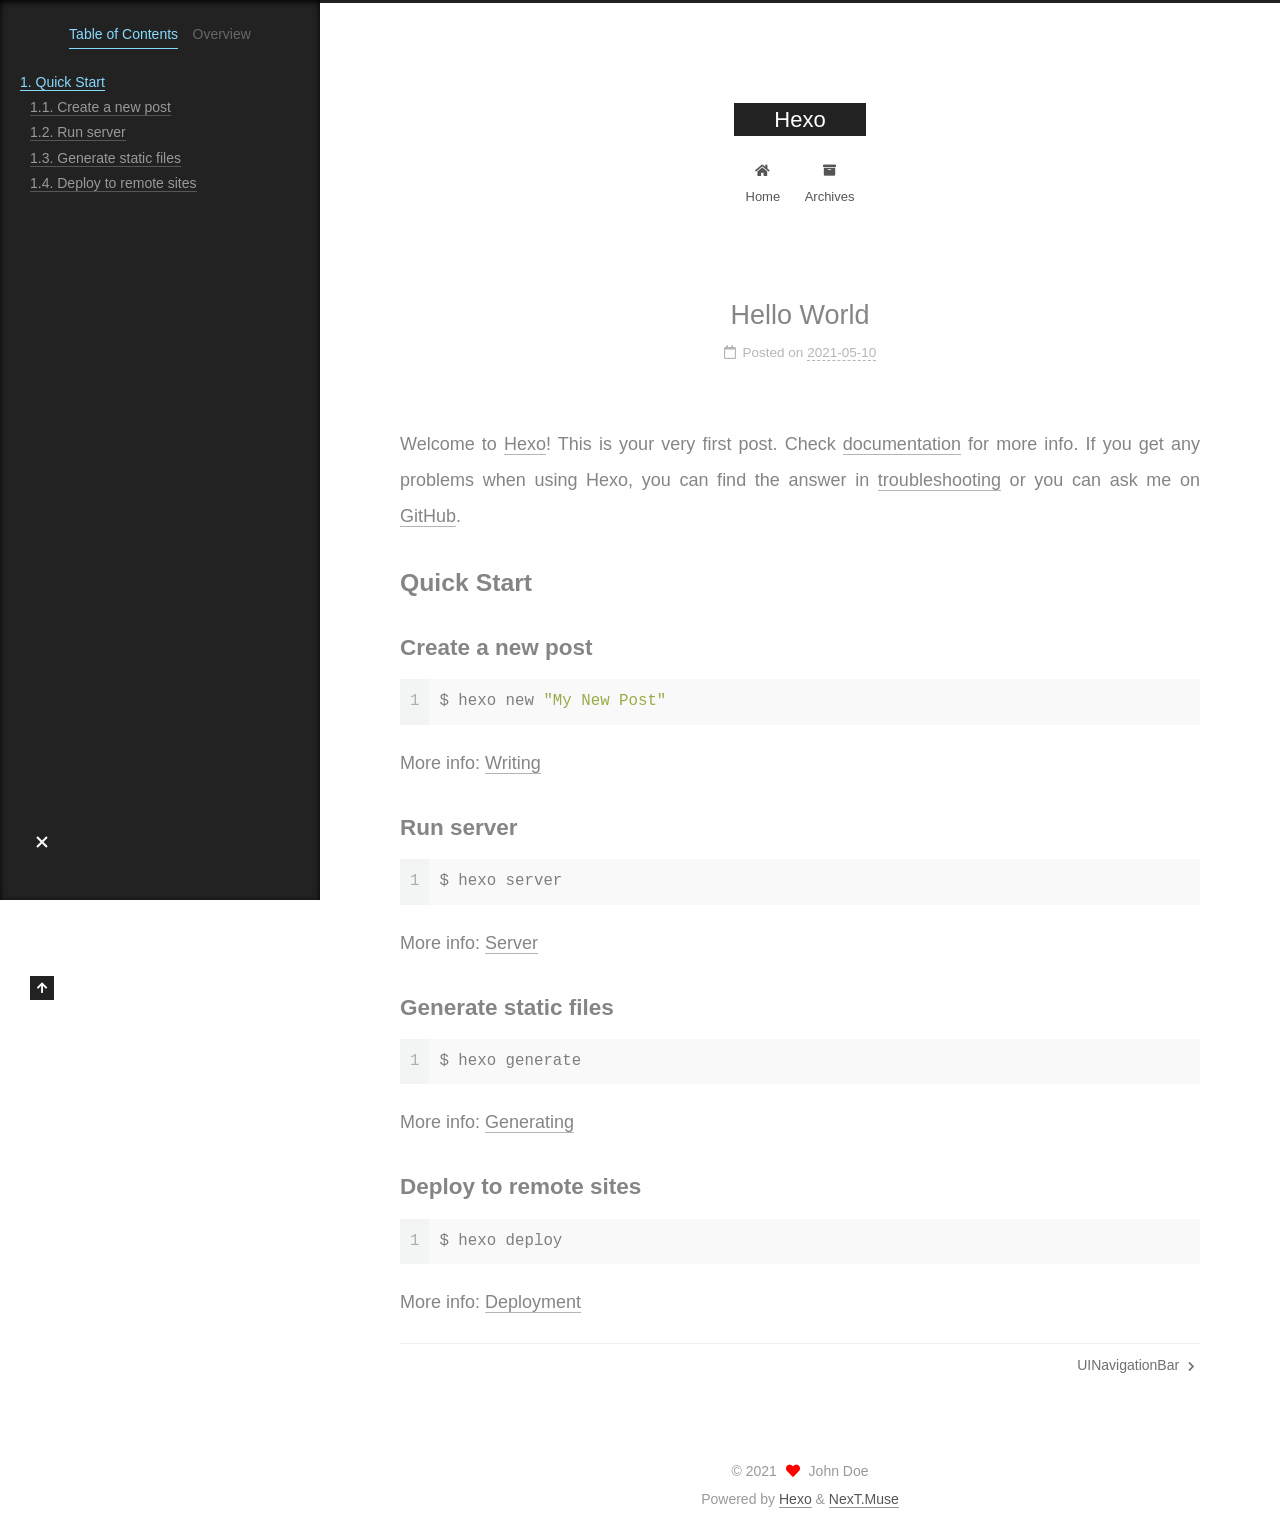
<file: 2021/05/10/hello-world/index.html>
<!DOCTYPE html>
<html lang="en">
<head>
  <meta charset="UTF-8">
<meta name="viewport" content="width=device-width, initial-scale=1, maximum-scale=2">
<meta name="theme-color" content="#222">
<meta name="generator" content="Hexo 5.4.0">
  <link rel="apple-touch-icon" sizes="180x180" href="/images/apple-touch-icon-next.png">
  <link rel="icon" type="image/png" sizes="32x32" href="/images/favicon-32x32-next.png">
  <link rel="icon" type="image/png" sizes="16x16" href="/images/favicon-16x16-next.png">
  <link rel="mask-icon" href="/images/logo.svg" color="#222">

<link rel="stylesheet" href="/css/main.css">


<link rel="stylesheet" href="/lib/font-awesome/css/all.min.css">

<script id="hexo-configurations">
    var NexT = window.NexT || {};
    var CONFIG = {"hostname":"example.com","root":"/","scheme":"Muse","version":"7.8.0","exturl":false,"sidebar":{"position":"left","display":"post","padding":18,"offset":12,"onmobile":false},"copycode":{"enable":false,"show_result":false,"style":null},"back2top":{"enable":true,"sidebar":false,"scrollpercent":false},"bookmark":{"enable":false,"color":"#222","save":"auto"},"fancybox":false,"mediumzoom":false,"lazyload":false,"pangu":false,"comments":{"style":"tabs","active":null,"storage":true,"lazyload":false,"nav":null},"algolia":{"hits":{"per_page":10},"labels":{"input_placeholder":"Search for Posts","hits_empty":"We didn't find any results for the search: ${query}","hits_stats":"${hits} results found in ${time} ms"}},"localsearch":{"enable":false,"trigger":"auto","top_n_per_article":1,"unescape":false,"preload":false},"motion":{"enable":true,"async":false,"transition":{"post_block":"fadeIn","post_header":"slideDownIn","post_body":"slideDownIn","coll_header":"slideLeftIn","sidebar":"slideUpIn"}}};
  </script>

  <meta name="description" content="Welcome to Hexo! This is your very first post. Check documentation for more info. If you get any problems when using Hexo, you can find the answer in troubleshooting or you can ask me on GitHub. Quick">
<meta property="og:type" content="article">
<meta property="og:title" content="Hello World">
<meta property="og:url" content="http://example.com/2021/05/10/hello-world/index.html">
<meta property="og:site_name" content="Hexo">
<meta property="og:description" content="Welcome to Hexo! This is your very first post. Check documentation for more info. If you get any problems when using Hexo, you can find the answer in troubleshooting or you can ask me on GitHub. Quick">
<meta property="og:locale" content="en_US">
<meta property="article:published_time" content="2021-05-10T14:48:40.488Z">
<meta property="article:modified_time" content="2021-05-10T14:48:40.488Z">
<meta property="article:author" content="John Doe">
<meta name="twitter:card" content="summary">

<link rel="canonical" href="http://example.com/2021/05/10/hello-world/">


<script id="page-configurations">
  // https://hexo.io/docs/variables.html
  CONFIG.page = {
    sidebar: "",
    isHome : false,
    isPost : true,
    lang   : 'en'
  };
</script>

  <title>Hello World | Hexo</title>
  






  <noscript>
  <style>
  .use-motion .brand,
  .use-motion .menu-item,
  .sidebar-inner,
  .use-motion .post-block,
  .use-motion .pagination,
  .use-motion .comments,
  .use-motion .post-header,
  .use-motion .post-body,
  .use-motion .collection-header { opacity: initial; }

  .use-motion .site-title,
  .use-motion .site-subtitle {
    opacity: initial;
    top: initial;
  }

  .use-motion .logo-line-before i { left: initial; }
  .use-motion .logo-line-after i { right: initial; }
  </style>
</noscript>

</head>

<body itemscope itemtype="http://schema.org/WebPage">
  <div class="container use-motion">
    <div class="headband"></div>

    <header class="header" itemscope itemtype="http://schema.org/WPHeader">
      <div class="header-inner"><div class="site-brand-container">
  <div class="site-nav-toggle">
    <div class="toggle" aria-label="Toggle navigation bar">
      <span class="toggle-line toggle-line-first"></span>
      <span class="toggle-line toggle-line-middle"></span>
      <span class="toggle-line toggle-line-last"></span>
    </div>
  </div>

  <div class="site-meta">

    <a href="/" class="brand" rel="start">
      <span class="logo-line-before"><i></i></span>
      <h1 class="site-title">Hexo</h1>
      <span class="logo-line-after"><i></i></span>
    </a>
  </div>

  <div class="site-nav-right">
    <div class="toggle popup-trigger">
    </div>
  </div>
</div>




<nav class="site-nav">
  <ul id="menu" class="main-menu menu">
        <li class="menu-item menu-item-home">

    <a href="/" rel="section"><i class="fa fa-home fa-fw"></i>Home</a>

  </li>
        <li class="menu-item menu-item-archives">

    <a href="/archives/" rel="section"><i class="fa fa-archive fa-fw"></i>Archives</a>

  </li>
  </ul>
</nav>




</div>
    </header>

    
  <div class="back-to-top">
    <i class="fa fa-arrow-up"></i>
    <span>0%</span>
  </div>


    <main class="main">
      <div class="main-inner">
        <div class="content-wrap">
          

          <div class="content post posts-expand">
            

    
  
  
  <article itemscope itemtype="http://schema.org/Article" class="post-block" lang="en">
    <link itemprop="mainEntityOfPage" href="http://example.com/2021/05/10/hello-world/">

    <span hidden itemprop="author" itemscope itemtype="http://schema.org/Person">
      <meta itemprop="image" content="/images/avatar.gif">
      <meta itemprop="name" content="John Doe">
      <meta itemprop="description" content="">
    </span>

    <span hidden itemprop="publisher" itemscope itemtype="http://schema.org/Organization">
      <meta itemprop="name" content="Hexo">
    </span>
      <header class="post-header">
        <h1 class="post-title" itemprop="name headline">
          Hello World
        </h1>

        <div class="post-meta">
            <span class="post-meta-item">
              <span class="post-meta-item-icon">
                <i class="far fa-calendar"></i>
              </span>
              <span class="post-meta-item-text">Posted on</span>

              <time title="Created: 2021-05-10 22:48:40" itemprop="dateCreated datePublished" datetime="2021-05-10T22:48:40+08:00">2021-05-10</time>
            </span>

          

        </div>
      </header>

    
    
    
    <div class="post-body" itemprop="articleBody">

      
        <p>Welcome to <a target="_blank" rel="noopener" href="https://hexo.io/">Hexo</a>! This is your very first post. Check <a target="_blank" rel="noopener" href="https://hexo.io/docs/">documentation</a> for more info. If you get any problems when using Hexo, you can find the answer in <a target="_blank" rel="noopener" href="https://hexo.io/docs/troubleshooting.html">troubleshooting</a> or you can ask me on <a target="_blank" rel="noopener" href="https://github.com/hexojs/hexo/issues">GitHub</a>.</p>
<h2 id="Quick-Start"><a href="#Quick-Start" class="headerlink" title="Quick Start"></a>Quick Start</h2><h3 id="Create-a-new-post"><a href="#Create-a-new-post" class="headerlink" title="Create a new post"></a>Create a new post</h3><figure class="highlight bash"><table><tr><td class="gutter"><pre><span class="line">1</span><br></pre></td><td class="code"><pre><span class="line">$ hexo new <span class="string">&quot;My New Post&quot;</span></span><br></pre></td></tr></table></figure>

<p>More info: <a target="_blank" rel="noopener" href="https://hexo.io/docs/writing.html">Writing</a></p>
<h3 id="Run-server"><a href="#Run-server" class="headerlink" title="Run server"></a>Run server</h3><figure class="highlight bash"><table><tr><td class="gutter"><pre><span class="line">1</span><br></pre></td><td class="code"><pre><span class="line">$ hexo server</span><br></pre></td></tr></table></figure>

<p>More info: <a target="_blank" rel="noopener" href="https://hexo.io/docs/server.html">Server</a></p>
<h3 id="Generate-static-files"><a href="#Generate-static-files" class="headerlink" title="Generate static files"></a>Generate static files</h3><figure class="highlight bash"><table><tr><td class="gutter"><pre><span class="line">1</span><br></pre></td><td class="code"><pre><span class="line">$ hexo generate</span><br></pre></td></tr></table></figure>

<p>More info: <a target="_blank" rel="noopener" href="https://hexo.io/docs/generating.html">Generating</a></p>
<h3 id="Deploy-to-remote-sites"><a href="#Deploy-to-remote-sites" class="headerlink" title="Deploy to remote sites"></a>Deploy to remote sites</h3><figure class="highlight bash"><table><tr><td class="gutter"><pre><span class="line">1</span><br></pre></td><td class="code"><pre><span class="line">$ hexo deploy</span><br></pre></td></tr></table></figure>

<p>More info: <a target="_blank" rel="noopener" href="https://hexo.io/docs/one-command-deployment.html">Deployment</a></p>

    </div>

    
    
    

      <footer class="post-footer">

        


        
    <div class="post-nav">
      <div class="post-nav-item"></div>
      <div class="post-nav-item">
    <a href="/2021/05/22/UINavigationBar/" rel="next" title="UINavigationBar">
      UINavigationBar <i class="fa fa-chevron-right"></i>
    </a></div>
    </div>
      </footer>
    
  </article>
  
  
  



          </div>
          

<script>
  window.addEventListener('tabs:register', () => {
    let { activeClass } = CONFIG.comments;
    if (CONFIG.comments.storage) {
      activeClass = localStorage.getItem('comments_active') || activeClass;
    }
    if (activeClass) {
      let activeTab = document.querySelector(`a[href="#comment-${activeClass}"]`);
      if (activeTab) {
        activeTab.click();
      }
    }
  });
  if (CONFIG.comments.storage) {
    window.addEventListener('tabs:click', event => {
      if (!event.target.matches('.tabs-comment .tab-content .tab-pane')) return;
      let commentClass = event.target.classList[1];
      localStorage.setItem('comments_active', commentClass);
    });
  }
</script>

        </div>
          
  
  <div class="toggle sidebar-toggle">
    <span class="toggle-line toggle-line-first"></span>
    <span class="toggle-line toggle-line-middle"></span>
    <span class="toggle-line toggle-line-last"></span>
  </div>

  <aside class="sidebar">
    <div class="sidebar-inner">

      <ul class="sidebar-nav motion-element">
        <li class="sidebar-nav-toc">
          Table of Contents
        </li>
        <li class="sidebar-nav-overview">
          Overview
        </li>
      </ul>

      <!--noindex-->
      <div class="post-toc-wrap sidebar-panel">
          <div class="post-toc motion-element"><ol class="nav"><li class="nav-item nav-level-2"><a class="nav-link" href="#Quick-Start"><span class="nav-number">1.</span> <span class="nav-text">Quick Start</span></a><ol class="nav-child"><li class="nav-item nav-level-3"><a class="nav-link" href="#Create-a-new-post"><span class="nav-number">1.1.</span> <span class="nav-text">Create a new post</span></a></li><li class="nav-item nav-level-3"><a class="nav-link" href="#Run-server"><span class="nav-number">1.2.</span> <span class="nav-text">Run server</span></a></li><li class="nav-item nav-level-3"><a class="nav-link" href="#Generate-static-files"><span class="nav-number">1.3.</span> <span class="nav-text">Generate static files</span></a></li><li class="nav-item nav-level-3"><a class="nav-link" href="#Deploy-to-remote-sites"><span class="nav-number">1.4.</span> <span class="nav-text">Deploy to remote sites</span></a></li></ol></li></ol></div>
      </div>
      <!--/noindex-->

      <div class="site-overview-wrap sidebar-panel">
        <div class="site-author motion-element" itemprop="author" itemscope itemtype="http://schema.org/Person">
  <p class="site-author-name" itemprop="name">John Doe</p>
  <div class="site-description" itemprop="description"></div>
</div>
<div class="site-state-wrap motion-element">
  <nav class="site-state">
      <div class="site-state-item site-state-posts">
          <a href="/archives/">
        
          <span class="site-state-item-count">3</span>
          <span class="site-state-item-name">posts</span>
        </a>
      </div>
  </nav>
</div>



      </div>

    </div>
  </aside>
  <div id="sidebar-dimmer"></div>


      </div>
    </main>

    <footer class="footer">
      <div class="footer-inner">
        

        

<div class="copyright">
  
  &copy; 
  <span itemprop="copyrightYear">2021</span>
  <span class="with-love">
    <i class="fa fa-heart"></i>
  </span>
  <span class="author" itemprop="copyrightHolder">John Doe</span>
</div>
  <div class="powered-by">Powered by <a href="https://hexo.io/" class="theme-link" rel="noopener" target="_blank">Hexo</a> & <a href="https://muse.theme-next.org/" class="theme-link" rel="noopener" target="_blank">NexT.Muse</a>
  </div>

        








      </div>
    </footer>
  </div>

  
  <script src="/lib/anime.min.js"></script>
  <script src="/lib/velocity/velocity.min.js"></script>
  <script src="/lib/velocity/velocity.ui.min.js"></script>

<script src="/js/utils.js"></script>

<script src="/js/motion.js"></script>


<script src="/js/schemes/muse.js"></script>


<script src="/js/next-boot.js"></script>




  















  

  

</body>
</html>
</file>
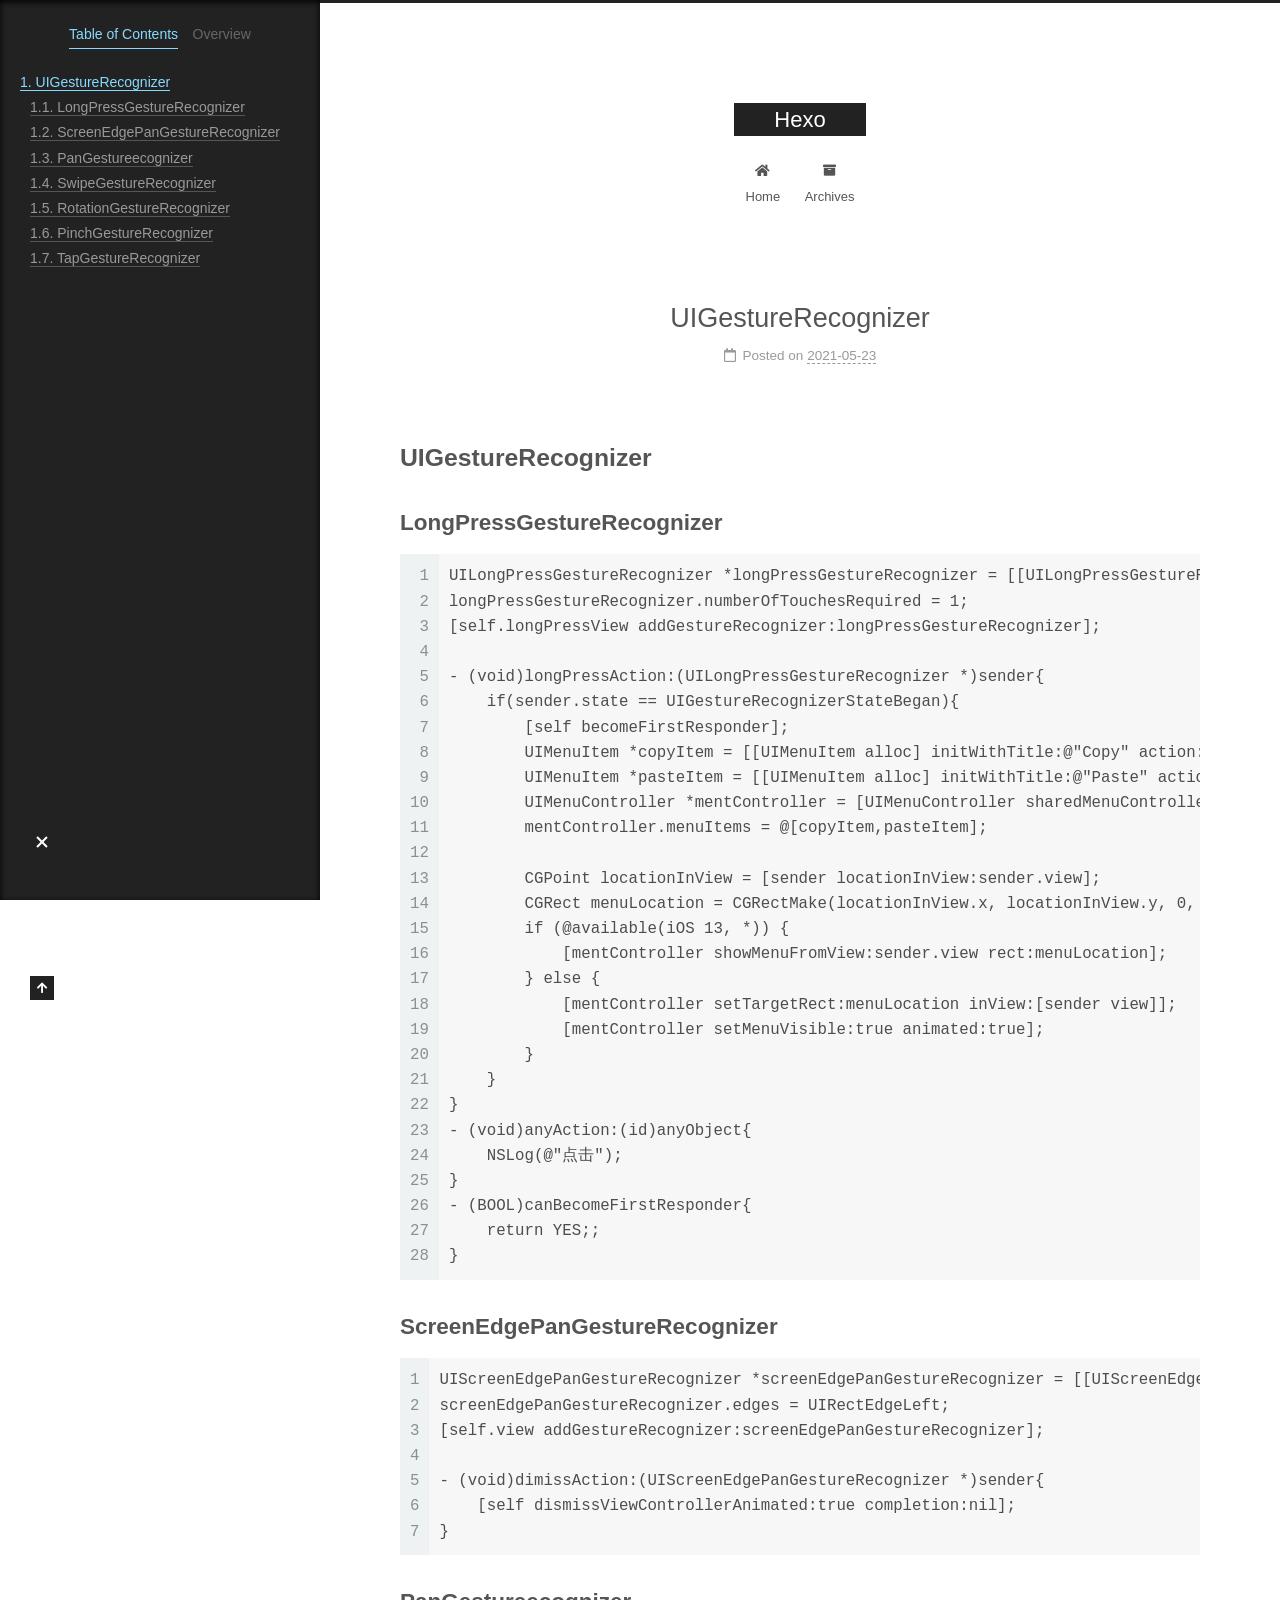
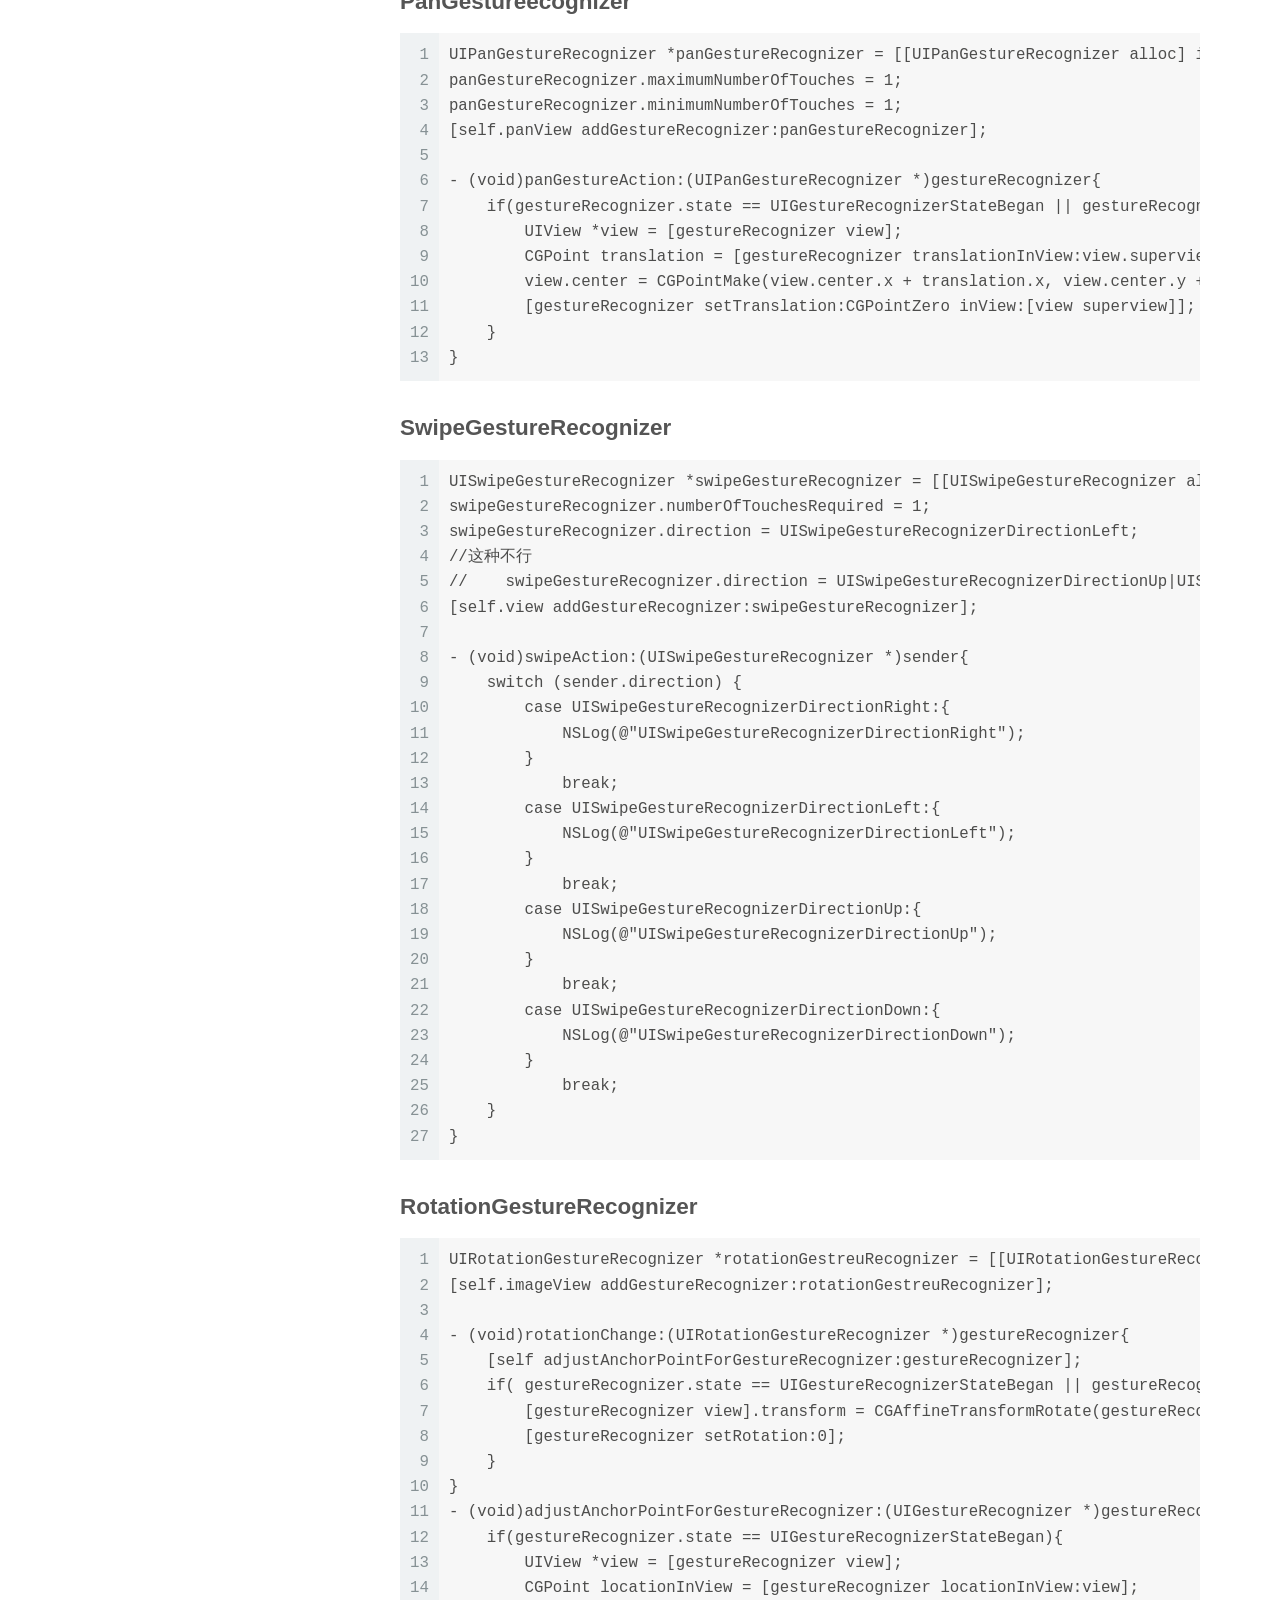
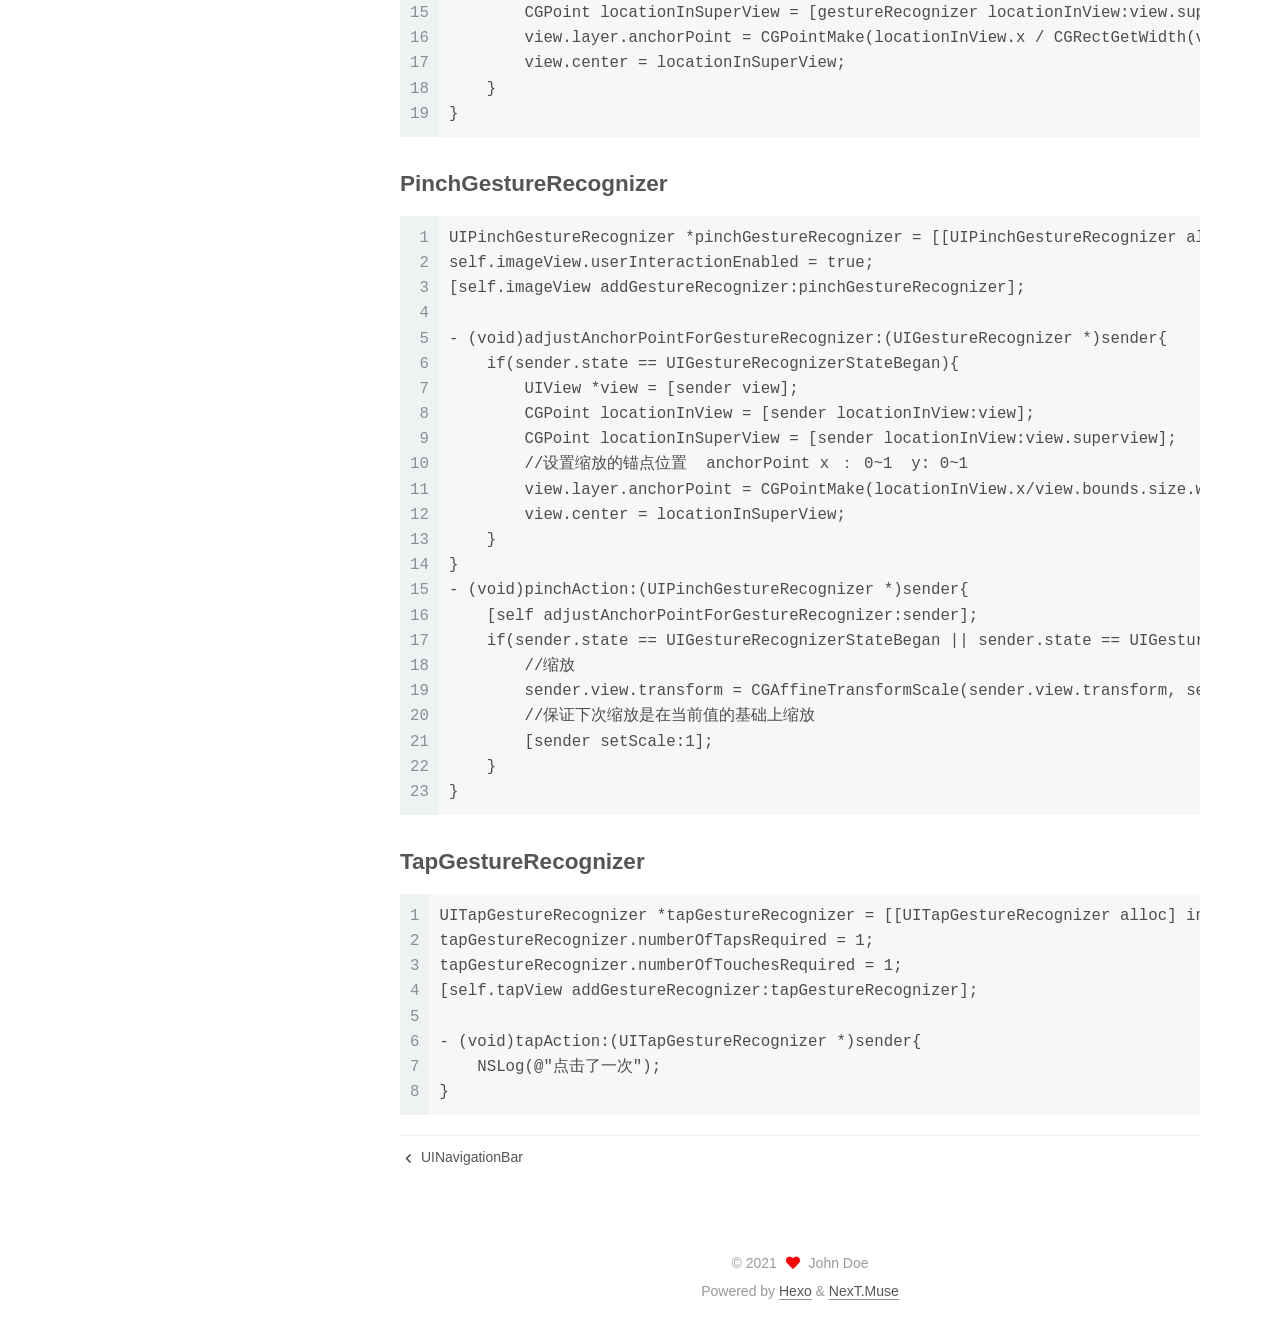
<file: 2021/05/23/UIGestureRecognizer/index.html>
<!DOCTYPE html>
<html lang="en">
<head>
  <meta charset="UTF-8">
<meta name="viewport" content="width=device-width, initial-scale=1, maximum-scale=2">
<meta name="theme-color" content="#222">
<meta name="generator" content="Hexo 5.4.0">
  <link rel="apple-touch-icon" sizes="180x180" href="/images/apple-touch-icon-next.png">
  <link rel="icon" type="image/png" sizes="32x32" href="/images/favicon-32x32-next.png">
  <link rel="icon" type="image/png" sizes="16x16" href="/images/favicon-16x16-next.png">
  <link rel="mask-icon" href="/images/logo.svg" color="#222">

<link rel="stylesheet" href="/css/main.css">


<link rel="stylesheet" href="/lib/font-awesome/css/all.min.css">

<script id="hexo-configurations">
    var NexT = window.NexT || {};
    var CONFIG = {"hostname":"example.com","root":"/","scheme":"Muse","version":"7.8.0","exturl":false,"sidebar":{"position":"left","display":"post","padding":18,"offset":12,"onmobile":false},"copycode":{"enable":false,"show_result":false,"style":null},"back2top":{"enable":true,"sidebar":false,"scrollpercent":false},"bookmark":{"enable":false,"color":"#222","save":"auto"},"fancybox":false,"mediumzoom":false,"lazyload":false,"pangu":false,"comments":{"style":"tabs","active":null,"storage":true,"lazyload":false,"nav":null},"algolia":{"hits":{"per_page":10},"labels":{"input_placeholder":"Search for Posts","hits_empty":"We didn't find any results for the search: ${query}","hits_stats":"${hits} results found in ${time} ms"}},"localsearch":{"enable":false,"trigger":"auto","top_n_per_article":1,"unescape":false,"preload":false},"motion":{"enable":true,"async":false,"transition":{"post_block":"fadeIn","post_header":"slideDownIn","post_body":"slideDownIn","coll_header":"slideLeftIn","sidebar":"slideUpIn"}}};
  </script>

  <meta name="description" content="UIGestureRecognizerLongPressGestureRecognizer12345678910111213141516171819202122232425262728UILongPressGestureRecognizer *longPressGestureRecognizer &#x3D; [[UILongPressGestureRecognizer alloc] initWithTar">
<meta property="og:type" content="article">
<meta property="og:title" content="UIGestureRecognizer">
<meta property="og:url" content="http://example.com/2021/05/23/UIGestureRecognizer/index.html">
<meta property="og:site_name" content="Hexo">
<meta property="og:description" content="UIGestureRecognizerLongPressGestureRecognizer12345678910111213141516171819202122232425262728UILongPressGestureRecognizer *longPressGestureRecognizer &#x3D; [[UILongPressGestureRecognizer alloc] initWithTar">
<meta property="og:locale" content="en_US">
<meta property="article:published_time" content="2021-05-23T07:27:10.144Z">
<meta property="article:modified_time" content="2021-05-23T07:36:52.643Z">
<meta property="article:author" content="John Doe">
<meta name="twitter:card" content="summary">

<link rel="canonical" href="http://example.com/2021/05/23/UIGestureRecognizer/">


<script id="page-configurations">
  // https://hexo.io/docs/variables.html
  CONFIG.page = {
    sidebar: "",
    isHome : false,
    isPost : true,
    lang   : 'en'
  };
</script>

  <title>UIGestureRecognizer | Hexo</title>
  






  <noscript>
  <style>
  .use-motion .brand,
  .use-motion .menu-item,
  .sidebar-inner,
  .use-motion .post-block,
  .use-motion .pagination,
  .use-motion .comments,
  .use-motion .post-header,
  .use-motion .post-body,
  .use-motion .collection-header { opacity: initial; }

  .use-motion .site-title,
  .use-motion .site-subtitle {
    opacity: initial;
    top: initial;
  }

  .use-motion .logo-line-before i { left: initial; }
  .use-motion .logo-line-after i { right: initial; }
  </style>
</noscript>

</head>

<body itemscope itemtype="http://schema.org/WebPage">
  <div class="container use-motion">
    <div class="headband"></div>

    <header class="header" itemscope itemtype="http://schema.org/WPHeader">
      <div class="header-inner"><div class="site-brand-container">
  <div class="site-nav-toggle">
    <div class="toggle" aria-label="Toggle navigation bar">
      <span class="toggle-line toggle-line-first"></span>
      <span class="toggle-line toggle-line-middle"></span>
      <span class="toggle-line toggle-line-last"></span>
    </div>
  </div>

  <div class="site-meta">

    <a href="/" class="brand" rel="start">
      <span class="logo-line-before"><i></i></span>
      <h1 class="site-title">Hexo</h1>
      <span class="logo-line-after"><i></i></span>
    </a>
  </div>

  <div class="site-nav-right">
    <div class="toggle popup-trigger">
    </div>
  </div>
</div>




<nav class="site-nav">
  <ul id="menu" class="main-menu menu">
        <li class="menu-item menu-item-home">

    <a href="/" rel="section"><i class="fa fa-home fa-fw"></i>Home</a>

  </li>
        <li class="menu-item menu-item-archives">

    <a href="/archives/" rel="section"><i class="fa fa-archive fa-fw"></i>Archives</a>

  </li>
  </ul>
</nav>




</div>
    </header>

    
  <div class="back-to-top">
    <i class="fa fa-arrow-up"></i>
    <span>0%</span>
  </div>


    <main class="main">
      <div class="main-inner">
        <div class="content-wrap">
          

          <div class="content post posts-expand">
            

    
  
  
  <article itemscope itemtype="http://schema.org/Article" class="post-block" lang="en">
    <link itemprop="mainEntityOfPage" href="http://example.com/2021/05/23/UIGestureRecognizer/">

    <span hidden itemprop="author" itemscope itemtype="http://schema.org/Person">
      <meta itemprop="image" content="/images/avatar.gif">
      <meta itemprop="name" content="John Doe">
      <meta itemprop="description" content="">
    </span>

    <span hidden itemprop="publisher" itemscope itemtype="http://schema.org/Organization">
      <meta itemprop="name" content="Hexo">
    </span>
      <header class="post-header">
        <h1 class="post-title" itemprop="name headline">
          UIGestureRecognizer
        </h1>

        <div class="post-meta">
            <span class="post-meta-item">
              <span class="post-meta-item-icon">
                <i class="far fa-calendar"></i>
              </span>
              <span class="post-meta-item-text">Posted on</span>
              

              <time title="Created: 2021-05-23 15:27:10 / Modified: 15:36:52" itemprop="dateCreated datePublished" datetime="2021-05-23T15:27:10+08:00">2021-05-23</time>
            </span>

          

        </div>
      </header>

    
    
    
    <div class="post-body" itemprop="articleBody">

      
        <h2 id="UIGestureRecognizer"><a href="#UIGestureRecognizer" class="headerlink" title="UIGestureRecognizer"></a>UIGestureRecognizer</h2><h3 id="LongPressGestureRecognizer"><a href="#LongPressGestureRecognizer" class="headerlink" title="LongPressGestureRecognizer"></a>LongPressGestureRecognizer</h3><figure class="highlight plaintext"><table><tr><td class="gutter"><pre><span class="line">1</span><br><span class="line">2</span><br><span class="line">3</span><br><span class="line">4</span><br><span class="line">5</span><br><span class="line">6</span><br><span class="line">7</span><br><span class="line">8</span><br><span class="line">9</span><br><span class="line">10</span><br><span class="line">11</span><br><span class="line">12</span><br><span class="line">13</span><br><span class="line">14</span><br><span class="line">15</span><br><span class="line">16</span><br><span class="line">17</span><br><span class="line">18</span><br><span class="line">19</span><br><span class="line">20</span><br><span class="line">21</span><br><span class="line">22</span><br><span class="line">23</span><br><span class="line">24</span><br><span class="line">25</span><br><span class="line">26</span><br><span class="line">27</span><br><span class="line">28</span><br></pre></td><td class="code"><pre><span class="line">UILongPressGestureRecognizer *longPressGestureRecognizer = [[UILongPressGestureRecognizer alloc] initWithTarget:self action:@selector(longPressAction:)];</span><br><span class="line">longPressGestureRecognizer.numberOfTouchesRequired = 1;</span><br><span class="line">[self.longPressView addGestureRecognizer:longPressGestureRecognizer];</span><br><span class="line"></span><br><span class="line">- (void)longPressAction:(UILongPressGestureRecognizer *)sender&#123;</span><br><span class="line">    if(sender.state == UIGestureRecognizerStateBegan)&#123;        </span><br><span class="line">        [self becomeFirstResponder];        </span><br><span class="line">        UIMenuItem *copyItem = [[UIMenuItem alloc] initWithTitle:@&quot;Copy&quot; action:@selector(anyAction:)];</span><br><span class="line">        UIMenuItem *pasteItem = [[UIMenuItem alloc] initWithTitle:@&quot;Paste&quot; action:@selector(anyAction:)];</span><br><span class="line">        UIMenuController *mentController = [UIMenuController sharedMenuController];</span><br><span class="line">        mentController.menuItems = @[copyItem,pasteItem];</span><br><span class="line">        </span><br><span class="line">        CGPoint locationInView = [sender locationInView:sender.view];</span><br><span class="line">        CGRect menuLocation = CGRectMake(locationInView.x, locationInView.y, 0, 0);        </span><br><span class="line">        if (@available(iOS 13, *)) &#123;</span><br><span class="line">            [mentController showMenuFromView:sender.view rect:menuLocation];</span><br><span class="line">        &#125; else &#123;</span><br><span class="line">            [mentController setTargetRect:menuLocation inView:[sender view]];</span><br><span class="line">            [mentController setMenuVisible:true animated:true];</span><br><span class="line">        &#125;</span><br><span class="line">    &#125;   </span><br><span class="line">&#125;</span><br><span class="line">- (void)anyAction:(id)anyObject&#123;</span><br><span class="line">    NSLog(@&quot;点击&quot;);</span><br><span class="line">&#125;</span><br><span class="line">- (BOOL)canBecomeFirstResponder&#123;</span><br><span class="line">    return YES;;</span><br><span class="line">&#125;</span><br></pre></td></tr></table></figure>

<h3 id="ScreenEdgePanGestureRecognizer"><a href="#ScreenEdgePanGestureRecognizer" class="headerlink" title="ScreenEdgePanGestureRecognizer"></a>ScreenEdgePanGestureRecognizer</h3><figure class="highlight plaintext"><table><tr><td class="gutter"><pre><span class="line">1</span><br><span class="line">2</span><br><span class="line">3</span><br><span class="line">4</span><br><span class="line">5</span><br><span class="line">6</span><br><span class="line">7</span><br></pre></td><td class="code"><pre><span class="line">UIScreenEdgePanGestureRecognizer *screenEdgePanGestureRecognizer = [[UIScreenEdgePanGestureRecognizer alloc] initWithTarget:self action:@selector(dimissAction:)];</span><br><span class="line">screenEdgePanGestureRecognizer.edges = UIRectEdgeLeft;</span><br><span class="line">[self.view addGestureRecognizer:screenEdgePanGestureRecognizer];</span><br><span class="line"></span><br><span class="line">- (void)dimissAction:(UIScreenEdgePanGestureRecognizer *)sender&#123;</span><br><span class="line">    [self dismissViewControllerAnimated:true completion:nil];</span><br><span class="line">&#125;</span><br></pre></td></tr></table></figure>

<h3 id="PanGestureecognizer"><a href="#PanGestureecognizer" class="headerlink" title="PanGestureecognizer"></a>PanGestureecognizer</h3><figure class="highlight plaintext"><table><tr><td class="gutter"><pre><span class="line">1</span><br><span class="line">2</span><br><span class="line">3</span><br><span class="line">4</span><br><span class="line">5</span><br><span class="line">6</span><br><span class="line">7</span><br><span class="line">8</span><br><span class="line">9</span><br><span class="line">10</span><br><span class="line">11</span><br><span class="line">12</span><br><span class="line">13</span><br></pre></td><td class="code"><pre><span class="line">UIPanGestureRecognizer *panGestureRecognizer = [[UIPanGestureRecognizer alloc] initWithTarget:self action:@selector(panGestureAction:)];</span><br><span class="line">panGestureRecognizer.maximumNumberOfTouches = 1;</span><br><span class="line">panGestureRecognizer.minimumNumberOfTouches = 1;</span><br><span class="line">[self.panView addGestureRecognizer:panGestureRecognizer];</span><br><span class="line"></span><br><span class="line">- (void)panGestureAction:(UIPanGestureRecognizer *)gestureRecognizer&#123;</span><br><span class="line">    if(gestureRecognizer.state == UIGestureRecognizerStateBegan || gestureRecognizer.state == UIGestureRecognizerStateChanged)&#123;</span><br><span class="line">        UIView *view = [gestureRecognizer view];</span><br><span class="line">        CGPoint translation = [gestureRecognizer translationInView:view.superview];</span><br><span class="line">        view.center = CGPointMake(view.center.x + translation.x, view.center.y + translation.y);</span><br><span class="line">        [gestureRecognizer setTranslation:CGPointZero inView:[view superview]];</span><br><span class="line">    &#125;    </span><br><span class="line">&#125;</span><br></pre></td></tr></table></figure>

<h3 id="SwipeGestureRecognizer"><a href="#SwipeGestureRecognizer" class="headerlink" title="SwipeGestureRecognizer"></a>SwipeGestureRecognizer</h3><figure class="highlight plaintext"><table><tr><td class="gutter"><pre><span class="line">1</span><br><span class="line">2</span><br><span class="line">3</span><br><span class="line">4</span><br><span class="line">5</span><br><span class="line">6</span><br><span class="line">7</span><br><span class="line">8</span><br><span class="line">9</span><br><span class="line">10</span><br><span class="line">11</span><br><span class="line">12</span><br><span class="line">13</span><br><span class="line">14</span><br><span class="line">15</span><br><span class="line">16</span><br><span class="line">17</span><br><span class="line">18</span><br><span class="line">19</span><br><span class="line">20</span><br><span class="line">21</span><br><span class="line">22</span><br><span class="line">23</span><br><span class="line">24</span><br><span class="line">25</span><br><span class="line">26</span><br><span class="line">27</span><br></pre></td><td class="code"><pre><span class="line">UISwipeGestureRecognizer *swipeGestureRecognizer = [[UISwipeGestureRecognizer alloc] initWithTarget:self action:@selector(swipeAction:)];</span><br><span class="line">swipeGestureRecognizer.numberOfTouchesRequired = 1;</span><br><span class="line">swipeGestureRecognizer.direction = UISwipeGestureRecognizerDirectionLeft;</span><br><span class="line">//这种不行</span><br><span class="line">//    swipeGestureRecognizer.direction = UISwipeGestureRecognizerDirectionUp|UISwipeGestureRecognizerDirectionDown|UISwipeGestureRecognizerDirectionLeft|UISwipeGestureRecognizerDirectionRight;</span><br><span class="line">[self.view addGestureRecognizer:swipeGestureRecognizer];</span><br><span class="line"></span><br><span class="line">- (void)swipeAction:(UISwipeGestureRecognizer *)sender&#123;    </span><br><span class="line">    switch (sender.direction) &#123;        </span><br><span class="line">        case UISwipeGestureRecognizerDirectionRight:&#123;</span><br><span class="line">            NSLog(@&quot;UISwipeGestureRecognizerDirectionRight&quot;);</span><br><span class="line">        &#125;</span><br><span class="line">            break;</span><br><span class="line">        case UISwipeGestureRecognizerDirectionLeft:&#123;</span><br><span class="line">            NSLog(@&quot;UISwipeGestureRecognizerDirectionLeft&quot;);</span><br><span class="line">        &#125;</span><br><span class="line">            break;</span><br><span class="line">        case UISwipeGestureRecognizerDirectionUp:&#123;</span><br><span class="line">            NSLog(@&quot;UISwipeGestureRecognizerDirectionUp&quot;);</span><br><span class="line">        &#125;</span><br><span class="line">            break;</span><br><span class="line">        case UISwipeGestureRecognizerDirectionDown:&#123;</span><br><span class="line">            NSLog(@&quot;UISwipeGestureRecognizerDirectionDown&quot;);</span><br><span class="line">        &#125;</span><br><span class="line">            break;     </span><br><span class="line">    &#125;</span><br><span class="line">&#125;</span><br></pre></td></tr></table></figure>

<h3 id="RotationGestureRecognizer"><a href="#RotationGestureRecognizer" class="headerlink" title="RotationGestureRecognizer"></a>RotationGestureRecognizer</h3><figure class="highlight plaintext"><table><tr><td class="gutter"><pre><span class="line">1</span><br><span class="line">2</span><br><span class="line">3</span><br><span class="line">4</span><br><span class="line">5</span><br><span class="line">6</span><br><span class="line">7</span><br><span class="line">8</span><br><span class="line">9</span><br><span class="line">10</span><br><span class="line">11</span><br><span class="line">12</span><br><span class="line">13</span><br><span class="line">14</span><br><span class="line">15</span><br><span class="line">16</span><br><span class="line">17</span><br><span class="line">18</span><br><span class="line">19</span><br></pre></td><td class="code"><pre><span class="line">UIRotationGestureRecognizer *rotationGestreuRecognizer = [[UIRotationGestureRecognizer alloc] initWithTarget:self action:@selector(rotationChange:)];</span><br><span class="line">[self.imageView addGestureRecognizer:rotationGestreuRecognizer];</span><br><span class="line"></span><br><span class="line">- (void)rotationChange:(UIRotationGestureRecognizer *)gestureRecognizer&#123;</span><br><span class="line">    [self adjustAnchorPointForGestureRecognizer:gestureRecognizer];</span><br><span class="line">    if( gestureRecognizer.state == UIGestureRecognizerStateBegan || gestureRecognizer.state == UIGestureRecognizerStateChanged )&#123;</span><br><span class="line">        [gestureRecognizer view].transform = CGAffineTransformRotate(gestureRecognizer.view.transform, gestureRecognizer.rotation);</span><br><span class="line">        [gestureRecognizer setRotation:0];</span><br><span class="line">    &#125;</span><br><span class="line">&#125;</span><br><span class="line">- (void)adjustAnchorPointForGestureRecognizer:(UIGestureRecognizer *)gestureRecognizer&#123;    </span><br><span class="line">    if(gestureRecognizer.state == UIGestureRecognizerStateBegan)&#123;        </span><br><span class="line">        UIView *view = [gestureRecognizer view];</span><br><span class="line">        CGPoint locationInView = [gestureRecognizer locationInView:view];</span><br><span class="line">        CGPoint locationInSuperView = [gestureRecognizer locationInView:view.superview];</span><br><span class="line">        view.layer.anchorPoint = CGPointMake(locationInView.x / CGRectGetWidth(view.bounds), locationInView.y / CGRectGetHeight(view.bounds));</span><br><span class="line">        view.center = locationInSuperView;        </span><br><span class="line">    &#125;    </span><br><span class="line">&#125;</span><br></pre></td></tr></table></figure>

<h3 id="PinchGestureRecognizer"><a href="#PinchGestureRecognizer" class="headerlink" title="PinchGestureRecognizer"></a>PinchGestureRecognizer</h3><figure class="highlight plaintext"><table><tr><td class="gutter"><pre><span class="line">1</span><br><span class="line">2</span><br><span class="line">3</span><br><span class="line">4</span><br><span class="line">5</span><br><span class="line">6</span><br><span class="line">7</span><br><span class="line">8</span><br><span class="line">9</span><br><span class="line">10</span><br><span class="line">11</span><br><span class="line">12</span><br><span class="line">13</span><br><span class="line">14</span><br><span class="line">15</span><br><span class="line">16</span><br><span class="line">17</span><br><span class="line">18</span><br><span class="line">19</span><br><span class="line">20</span><br><span class="line">21</span><br><span class="line">22</span><br><span class="line">23</span><br></pre></td><td class="code"><pre><span class="line">UIPinchGestureRecognizer *pinchGestureRecognizer = [[UIPinchGestureRecognizer alloc] initWithTarget:self action:@selector(pinchAction:)];</span><br><span class="line">self.imageView.userInteractionEnabled = true;</span><br><span class="line">[self.imageView addGestureRecognizer:pinchGestureRecognizer];</span><br><span class="line"></span><br><span class="line">- (void)adjustAnchorPointForGestureRecognizer:(UIGestureRecognizer *)sender&#123;</span><br><span class="line">    if(sender.state == UIGestureRecognizerStateBegan)&#123; </span><br><span class="line">        UIView *view = [sender view];</span><br><span class="line">        CGPoint locationInView = [sender locationInView:view];        </span><br><span class="line">        CGPoint locationInSuperView = [sender locationInView:view.superview];</span><br><span class="line">        //设置缩放的锚点位置  anchorPoint x ： 0~1  y: 0~1</span><br><span class="line">        view.layer.anchorPoint = CGPointMake(locationInView.x/view.bounds.size.width, locationInView.y/view.bounds.size.height);</span><br><span class="line">        view.center = locationInSuperView;</span><br><span class="line">    &#125;    </span><br><span class="line">&#125;</span><br><span class="line">- (void)pinchAction:(UIPinchGestureRecognizer *)sender&#123;</span><br><span class="line">    [self adjustAnchorPointForGestureRecognizer:sender];    </span><br><span class="line">    if(sender.state == UIGestureRecognizerStateBegan || sender.state == UIGestureRecognizerStateChanged)&#123;</span><br><span class="line">        //缩放</span><br><span class="line">        sender.view.transform = CGAffineTransformScale(sender.view.transform, sender.scale, sender.scale);</span><br><span class="line">        //保证下次缩放是在当前值的基础上缩放</span><br><span class="line">        [sender setScale:1];</span><br><span class="line">    &#125;    </span><br><span class="line">&#125;</span><br></pre></td></tr></table></figure>

<h3 id="TapGestureRecognizer"><a href="#TapGestureRecognizer" class="headerlink" title="TapGestureRecognizer"></a>TapGestureRecognizer</h3><figure class="highlight plaintext"><table><tr><td class="gutter"><pre><span class="line">1</span><br><span class="line">2</span><br><span class="line">3</span><br><span class="line">4</span><br><span class="line">5</span><br><span class="line">6</span><br><span class="line">7</span><br><span class="line">8</span><br></pre></td><td class="code"><pre><span class="line">UITapGestureRecognizer *tapGestureRecognizer = [[UITapGestureRecognizer alloc] initWithTarget:self action:@selector(tapAction:)];</span><br><span class="line">tapGestureRecognizer.numberOfTapsRequired = 1;</span><br><span class="line">tapGestureRecognizer.numberOfTouchesRequired = 1;</span><br><span class="line">[self.tapView addGestureRecognizer:tapGestureRecognizer];</span><br><span class="line"></span><br><span class="line">- (void)tapAction:(UITapGestureRecognizer *)sender&#123;</span><br><span class="line">    NSLog(@&quot;点击了一次&quot;);</span><br><span class="line">&#125;</span><br></pre></td></tr></table></figure>


    </div>

    
    
    

      <footer class="post-footer">

        


        
    <div class="post-nav">
      <div class="post-nav-item">
    <a href="/2021/05/22/UINavigationBar/" rel="prev" title="UINavigationBar">
      <i class="fa fa-chevron-left"></i> UINavigationBar
    </a></div>
      <div class="post-nav-item"></div>
    </div>
      </footer>
    
  </article>
  
  
  



          </div>
          

<script>
  window.addEventListener('tabs:register', () => {
    let { activeClass } = CONFIG.comments;
    if (CONFIG.comments.storage) {
      activeClass = localStorage.getItem('comments_active') || activeClass;
    }
    if (activeClass) {
      let activeTab = document.querySelector(`a[href="#comment-${activeClass}"]`);
      if (activeTab) {
        activeTab.click();
      }
    }
  });
  if (CONFIG.comments.storage) {
    window.addEventListener('tabs:click', event => {
      if (!event.target.matches('.tabs-comment .tab-content .tab-pane')) return;
      let commentClass = event.target.classList[1];
      localStorage.setItem('comments_active', commentClass);
    });
  }
</script>

        </div>
          
  
  <div class="toggle sidebar-toggle">
    <span class="toggle-line toggle-line-first"></span>
    <span class="toggle-line toggle-line-middle"></span>
    <span class="toggle-line toggle-line-last"></span>
  </div>

  <aside class="sidebar">
    <div class="sidebar-inner">

      <ul class="sidebar-nav motion-element">
        <li class="sidebar-nav-toc">
          Table of Contents
        </li>
        <li class="sidebar-nav-overview">
          Overview
        </li>
      </ul>

      <!--noindex-->
      <div class="post-toc-wrap sidebar-panel">
          <div class="post-toc motion-element"><ol class="nav"><li class="nav-item nav-level-2"><a class="nav-link" href="#UIGestureRecognizer"><span class="nav-number">1.</span> <span class="nav-text">UIGestureRecognizer</span></a><ol class="nav-child"><li class="nav-item nav-level-3"><a class="nav-link" href="#LongPressGestureRecognizer"><span class="nav-number">1.1.</span> <span class="nav-text">LongPressGestureRecognizer</span></a></li><li class="nav-item nav-level-3"><a class="nav-link" href="#ScreenEdgePanGestureRecognizer"><span class="nav-number">1.2.</span> <span class="nav-text">ScreenEdgePanGestureRecognizer</span></a></li><li class="nav-item nav-level-3"><a class="nav-link" href="#PanGestureecognizer"><span class="nav-number">1.3.</span> <span class="nav-text">PanGestureecognizer</span></a></li><li class="nav-item nav-level-3"><a class="nav-link" href="#SwipeGestureRecognizer"><span class="nav-number">1.4.</span> <span class="nav-text">SwipeGestureRecognizer</span></a></li><li class="nav-item nav-level-3"><a class="nav-link" href="#RotationGestureRecognizer"><span class="nav-number">1.5.</span> <span class="nav-text">RotationGestureRecognizer</span></a></li><li class="nav-item nav-level-3"><a class="nav-link" href="#PinchGestureRecognizer"><span class="nav-number">1.6.</span> <span class="nav-text">PinchGestureRecognizer</span></a></li><li class="nav-item nav-level-3"><a class="nav-link" href="#TapGestureRecognizer"><span class="nav-number">1.7.</span> <span class="nav-text">TapGestureRecognizer</span></a></li></ol></li></ol></div>
      </div>
      <!--/noindex-->

      <div class="site-overview-wrap sidebar-panel">
        <div class="site-author motion-element" itemprop="author" itemscope itemtype="http://schema.org/Person">
  <p class="site-author-name" itemprop="name">John Doe</p>
  <div class="site-description" itemprop="description"></div>
</div>
<div class="site-state-wrap motion-element">
  <nav class="site-state">
      <div class="site-state-item site-state-posts">
          <a href="/archives/">
        
          <span class="site-state-item-count">3</span>
          <span class="site-state-item-name">posts</span>
        </a>
      </div>
  </nav>
</div>



      </div>

    </div>
  </aside>
  <div id="sidebar-dimmer"></div>


      </div>
    </main>

    <footer class="footer">
      <div class="footer-inner">
        

        

<div class="copyright">
  
  &copy; 
  <span itemprop="copyrightYear">2021</span>
  <span class="with-love">
    <i class="fa fa-heart"></i>
  </span>
  <span class="author" itemprop="copyrightHolder">John Doe</span>
</div>
  <div class="powered-by">Powered by <a href="https://hexo.io/" class="theme-link" rel="noopener" target="_blank">Hexo</a> & <a href="https://muse.theme-next.org/" class="theme-link" rel="noopener" target="_blank">NexT.Muse</a>
  </div>

        








      </div>
    </footer>
  </div>

  
  <script src="/lib/anime.min.js"></script>
  <script src="/lib/velocity/velocity.min.js"></script>
  <script src="/lib/velocity/velocity.ui.min.js"></script>

<script src="/js/utils.js"></script>

<script src="/js/motion.js"></script>


<script src="/js/schemes/muse.js"></script>


<script src="/js/next-boot.js"></script>




  















  

  

</body>
</html>
</file>
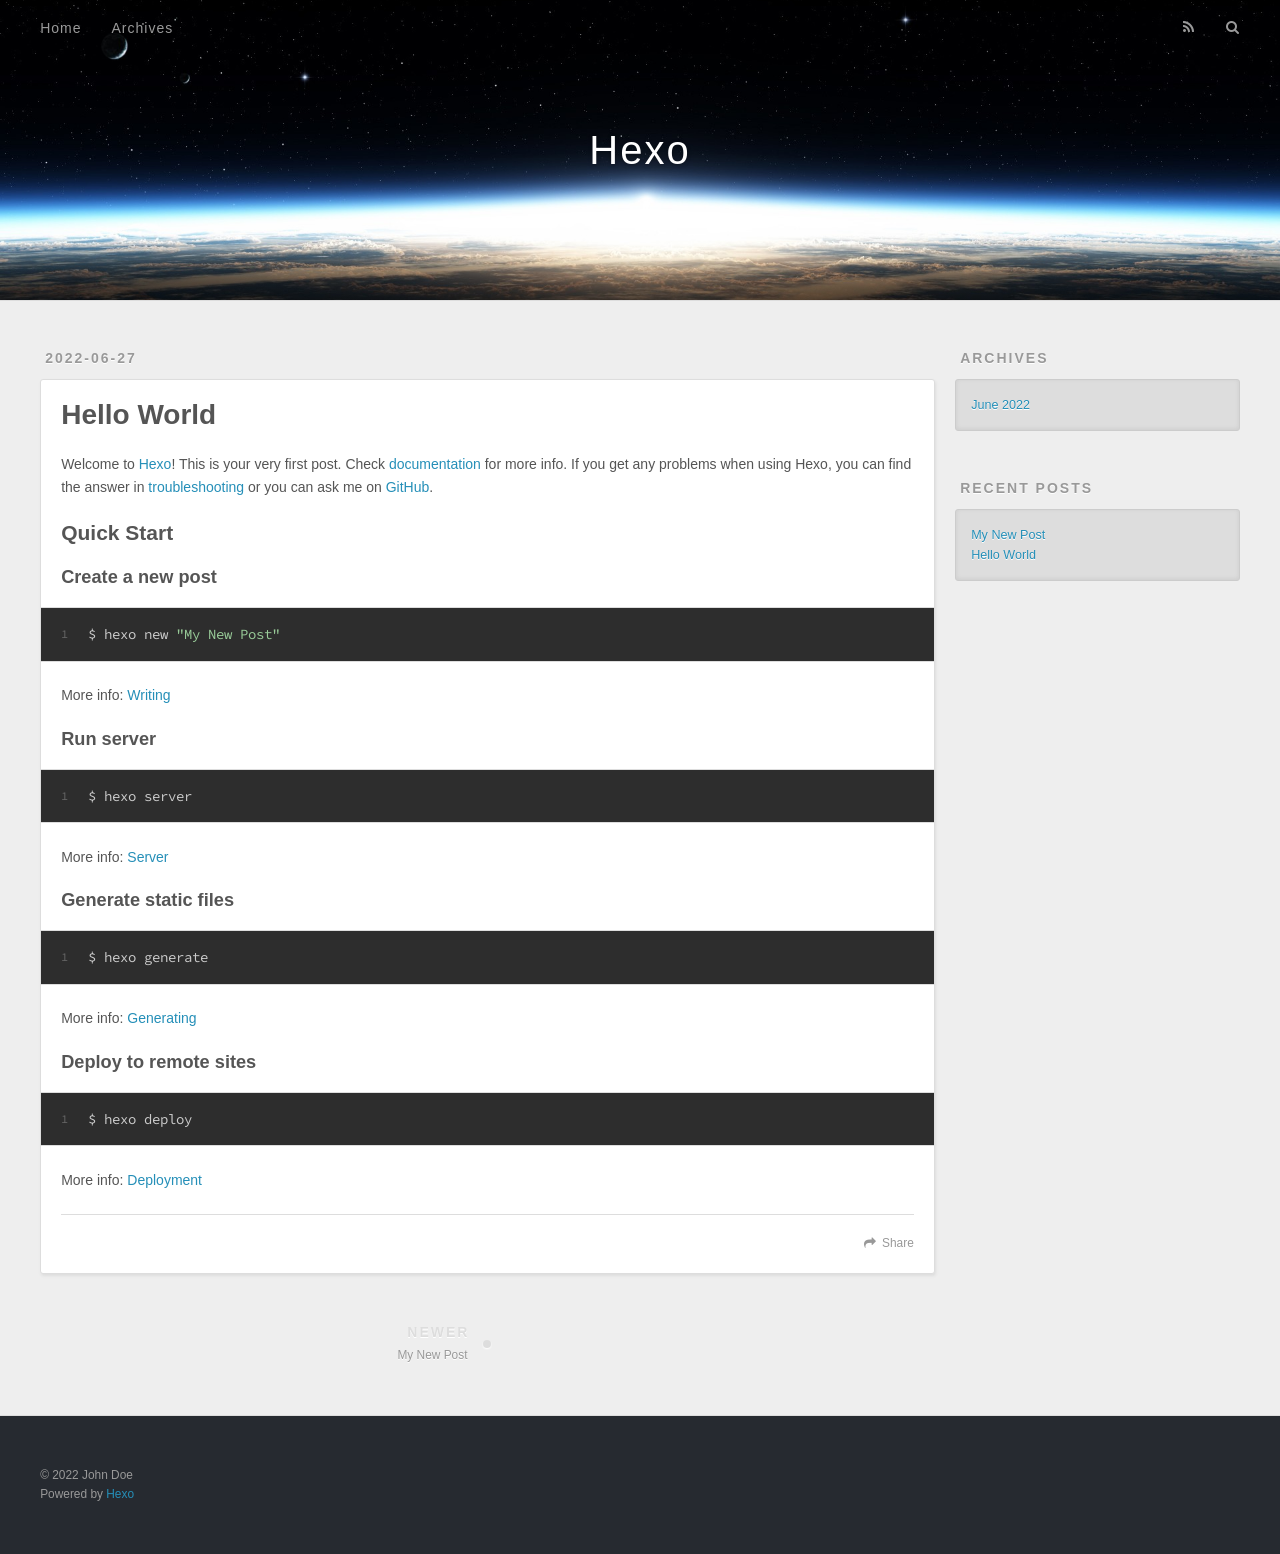
<file: 2022/06/27/hello-world/index.html>
<!DOCTYPE html>
<html>
<head>
  <meta charset="utf-8">
  

  
  <title>Hello World | Hexo</title>
  <meta name="viewport" content="width=device-width, initial-scale=1, maximum-scale=1">
  <meta name="description" content="Welcome to Hexo! This is your very first post. Check documentation for more info. If you get any problems when using Hexo, you can find the answer in troubleshooting or you can ask me on GitHub. Quick">
<meta property="og:type" content="article">
<meta property="og:title" content="Hello World">
<meta property="og:url" content="http://example.com/2022/06/27/hello-world/index.html">
<meta property="og:site_name" content="Hexo">
<meta property="og:description" content="Welcome to Hexo! This is your very first post. Check documentation for more info. If you get any problems when using Hexo, you can find the answer in troubleshooting or you can ask me on GitHub. Quick">
<meta property="og:locale" content="en_US">
<meta property="article:published_time" content="2022-06-27T13:16:43.237Z">
<meta property="article:modified_time" content="2022-06-27T13:16:43.238Z">
<meta property="article:author" content="John Doe">
<meta name="twitter:card" content="summary">
  
    <link rel="alternate" href="/atom.xml" title="Hexo" type="application/atom+xml">
  
  
    <link rel="icon" href="/favicon.png">
  
  
    <link href="//fonts.googleapis.com/css?family=Source+Code+Pro" rel="stylesheet" type="text/css">
  
  
<link rel="stylesheet" href="/css/style.css">

<meta name="generator" content="Hexo 5.4.2"></head>

<body>
  <div id="container">
    <div id="wrap">
      <header id="header">
  <div id="banner"></div>
  <div id="header-outer" class="outer">
    <div id="header-title" class="inner">
      <h1 id="logo-wrap">
        <a href="/" id="logo">Hexo</a>
      </h1>
      
    </div>
    <div id="header-inner" class="inner">
      <nav id="main-nav">
        <a id="main-nav-toggle" class="nav-icon"></a>
        
          <a class="main-nav-link" href="/">Home</a>
        
          <a class="main-nav-link" href="/archives">Archives</a>
        
      </nav>
      <nav id="sub-nav">
        
          <a id="nav-rss-link" class="nav-icon" href="/atom.xml" title="RSS Feed"></a>
        
        <a id="nav-search-btn" class="nav-icon" title="Search"></a>
      </nav>
      <div id="search-form-wrap">
        <form action="//google.com/search" method="get" accept-charset="UTF-8" class="search-form"><input type="search" name="q" class="search-form-input" placeholder="Search"><button type="submit" class="search-form-submit">&#xF002;</button><input type="hidden" name="sitesearch" value="http://example.com"></form>
      </div>
    </div>
  </div>
</header>
      <div class="outer">
        <section id="main"><article id="post-hello-world" class="article article-type-post" itemscope itemprop="blogPost">
  <div class="article-meta">
    <a href="/2022/06/27/hello-world/" class="article-date">
  <time datetime="2022-06-27T13:16:43.237Z" itemprop="datePublished">2022-06-27</time>
</a>
    
  </div>
  <div class="article-inner">
    
    
      <header class="article-header">
        
  
    <h1 class="article-title" itemprop="name">
      Hello World
    </h1>
  

      </header>
    
    <div class="article-entry" itemprop="articleBody">
      
        <p>Welcome to <a target="_blank" rel="noopener" href="https://hexo.io/">Hexo</a>! This is your very first post. Check <a target="_blank" rel="noopener" href="https://hexo.io/docs/">documentation</a> for more info. If you get any problems when using Hexo, you can find the answer in <a target="_blank" rel="noopener" href="https://hexo.io/docs/troubleshooting.html">troubleshooting</a> or you can ask me on <a target="_blank" rel="noopener" href="https://github.com/hexojs/hexo/issues">GitHub</a>.</p>
<h2 id="Quick-Start"><a href="#Quick-Start" class="headerlink" title="Quick Start"></a>Quick Start</h2><h3 id="Create-a-new-post"><a href="#Create-a-new-post" class="headerlink" title="Create a new post"></a>Create a new post</h3><figure class="highlight bash"><table><tr><td class="gutter"><pre><span class="line">1</span><br></pre></td><td class="code"><pre><span class="line">$ hexo new <span class="string">&quot;My New Post&quot;</span></span><br></pre></td></tr></table></figure>

<p>More info: <a target="_blank" rel="noopener" href="https://hexo.io/docs/writing.html">Writing</a></p>
<h3 id="Run-server"><a href="#Run-server" class="headerlink" title="Run server"></a>Run server</h3><figure class="highlight bash"><table><tr><td class="gutter"><pre><span class="line">1</span><br></pre></td><td class="code"><pre><span class="line">$ hexo server</span><br></pre></td></tr></table></figure>

<p>More info: <a target="_blank" rel="noopener" href="https://hexo.io/docs/server.html">Server</a></p>
<h3 id="Generate-static-files"><a href="#Generate-static-files" class="headerlink" title="Generate static files"></a>Generate static files</h3><figure class="highlight bash"><table><tr><td class="gutter"><pre><span class="line">1</span><br></pre></td><td class="code"><pre><span class="line">$ hexo generate</span><br></pre></td></tr></table></figure>

<p>More info: <a target="_blank" rel="noopener" href="https://hexo.io/docs/generating.html">Generating</a></p>
<h3 id="Deploy-to-remote-sites"><a href="#Deploy-to-remote-sites" class="headerlink" title="Deploy to remote sites"></a>Deploy to remote sites</h3><figure class="highlight bash"><table><tr><td class="gutter"><pre><span class="line">1</span><br></pre></td><td class="code"><pre><span class="line">$ hexo deploy</span><br></pre></td></tr></table></figure>

<p>More info: <a target="_blank" rel="noopener" href="https://hexo.io/docs/one-command-deployment.html">Deployment</a></p>

      
    </div>
    <footer class="article-footer">
      <a data-url="http://example.com/2022/06/27/hello-world/" data-id="cl4wucjm700018j9k8ils55al" class="article-share-link">Share</a>
      
      
    </footer>
  </div>
  
    
<nav id="article-nav">
  
    <a href="/2022/06/27/My-New-Post/" id="article-nav-newer" class="article-nav-link-wrap">
      <strong class="article-nav-caption">Newer</strong>
      <div class="article-nav-title">
        
          My New Post
        
      </div>
    </a>
  
  
</nav>

  
</article>

</section>
        
          <aside id="sidebar">
  
    

  
    

  
    
  
    
  <div class="widget-wrap">
    <h3 class="widget-title">Archives</h3>
    <div class="widget">
      <ul class="archive-list"><li class="archive-list-item"><a class="archive-list-link" href="/archives/2022/06/">June 2022</a></li></ul>
    </div>
  </div>


  
    
  <div class="widget-wrap">
    <h3 class="widget-title">Recent Posts</h3>
    <div class="widget">
      <ul>
        
          <li>
            <a href="/2022/06/27/My-New-Post/">My New Post</a>
          </li>
        
          <li>
            <a href="/2022/06/27/hello-world/">Hello World</a>
          </li>
        
      </ul>
    </div>
  </div>

  
</aside>
        
      </div>
      <footer id="footer">
  
  <div class="outer">
    <div id="footer-info" class="inner">
      &copy; 2022 John Doe<br>
      Powered by <a href="http://hexo.io/" target="_blank">Hexo</a>
    </div>
  </div>
</footer>
    </div>
    <nav id="mobile-nav">
  
    <a href="/" class="mobile-nav-link">Home</a>
  
    <a href="/archives" class="mobile-nav-link">Archives</a>
  
</nav>
    

<script src="//ajax.googleapis.com/ajax/libs/jquery/2.0.3/jquery.min.js"></script>


  
<link rel="stylesheet" href="/fancybox/jquery.fancybox.css">

  
<script src="/fancybox/jquery.fancybox.pack.js"></script>




<script src="/js/script.js"></script>




  </div>
</body>
</html>
</file>
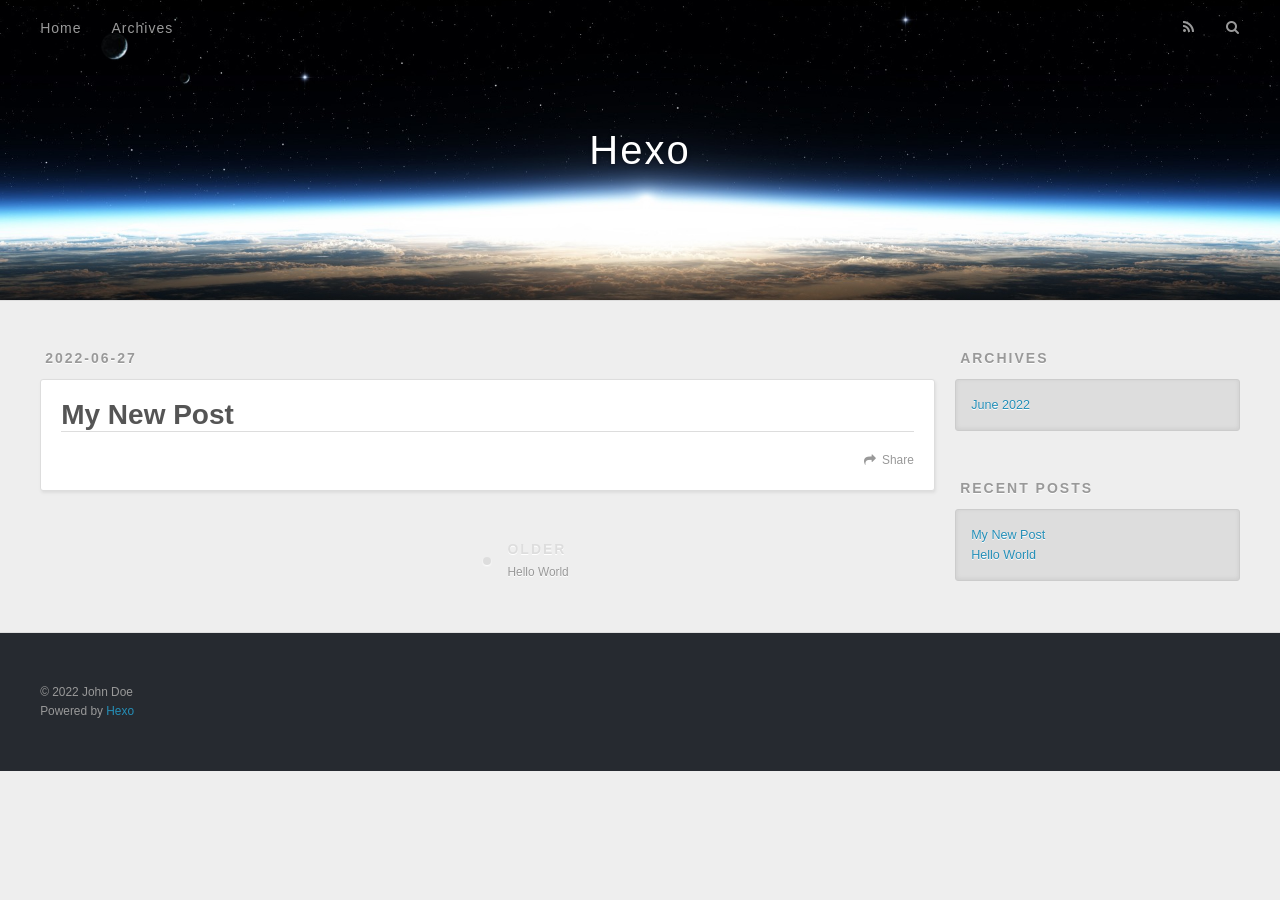
<file: 2022/06/27/My-New-Post/index.html>
<!DOCTYPE html>
<html>
<head>
  <meta charset="utf-8">
  

  
  <title>My New Post | Hexo</title>
  <meta name="viewport" content="width=device-width, initial-scale=1, maximum-scale=1">
  <meta property="og:type" content="article">
<meta property="og:title" content="My New Post">
<meta property="og:url" content="http://example.com/2022/06/27/My-New-Post/index.html">
<meta property="og:site_name" content="Hexo">
<meta property="og:locale" content="en_US">
<meta property="article:published_time" content="2022-06-27T13:33:20.000Z">
<meta property="article:modified_time" content="2022-06-27T13:33:20.641Z">
<meta property="article:author" content="John Doe">
<meta name="twitter:card" content="summary">
  
    <link rel="alternate" href="/atom.xml" title="Hexo" type="application/atom+xml">
  
  
    <link rel="icon" href="/favicon.png">
  
  
    <link href="//fonts.googleapis.com/css?family=Source+Code+Pro" rel="stylesheet" type="text/css">
  
  
<link rel="stylesheet" href="/css/style.css">

<meta name="generator" content="Hexo 5.4.2"></head>

<body>
  <div id="container">
    <div id="wrap">
      <header id="header">
  <div id="banner"></div>
  <div id="header-outer" class="outer">
    <div id="header-title" class="inner">
      <h1 id="logo-wrap">
        <a href="/" id="logo">Hexo</a>
      </h1>
      
    </div>
    <div id="header-inner" class="inner">
      <nav id="main-nav">
        <a id="main-nav-toggle" class="nav-icon"></a>
        
          <a class="main-nav-link" href="/">Home</a>
        
          <a class="main-nav-link" href="/archives">Archives</a>
        
      </nav>
      <nav id="sub-nav">
        
          <a id="nav-rss-link" class="nav-icon" href="/atom.xml" title="RSS Feed"></a>
        
        <a id="nav-search-btn" class="nav-icon" title="Search"></a>
      </nav>
      <div id="search-form-wrap">
        <form action="//google.com/search" method="get" accept-charset="UTF-8" class="search-form"><input type="search" name="q" class="search-form-input" placeholder="Search"><button type="submit" class="search-form-submit">&#xF002;</button><input type="hidden" name="sitesearch" value="http://example.com"></form>
      </div>
    </div>
  </div>
</header>
      <div class="outer">
        <section id="main"><article id="post-My-New-Post" class="article article-type-post" itemscope itemprop="blogPost">
  <div class="article-meta">
    <a href="/2022/06/27/My-New-Post/" class="article-date">
  <time datetime="2022-06-27T13:33:20.000Z" itemprop="datePublished">2022-06-27</time>
</a>
    
  </div>
  <div class="article-inner">
    
    
      <header class="article-header">
        
  
    <h1 class="article-title" itemprop="name">
      My New Post
    </h1>
  

      </header>
    
    <div class="article-entry" itemprop="articleBody">
      
        
      
    </div>
    <footer class="article-footer">
      <a data-url="http://example.com/2022/06/27/My-New-Post/" data-id="cl4wucjm500008j9k38h51u8d" class="article-share-link">Share</a>
      
      
    </footer>
  </div>
  
    
<nav id="article-nav">
  
  
    <a href="/2022/06/27/hello-world/" id="article-nav-older" class="article-nav-link-wrap">
      <strong class="article-nav-caption">Older</strong>
      <div class="article-nav-title">Hello World</div>
    </a>
  
</nav>

  
</article>

</section>
        
          <aside id="sidebar">
  
    

  
    

  
    
  
    
  <div class="widget-wrap">
    <h3 class="widget-title">Archives</h3>
    <div class="widget">
      <ul class="archive-list"><li class="archive-list-item"><a class="archive-list-link" href="/archives/2022/06/">June 2022</a></li></ul>
    </div>
  </div>


  
    
  <div class="widget-wrap">
    <h3 class="widget-title">Recent Posts</h3>
    <div class="widget">
      <ul>
        
          <li>
            <a href="/2022/06/27/My-New-Post/">My New Post</a>
          </li>
        
          <li>
            <a href="/2022/06/27/hello-world/">Hello World</a>
          </li>
        
      </ul>
    </div>
  </div>

  
</aside>
        
      </div>
      <footer id="footer">
  
  <div class="outer">
    <div id="footer-info" class="inner">
      &copy; 2022 John Doe<br>
      Powered by <a href="http://hexo.io/" target="_blank">Hexo</a>
    </div>
  </div>
</footer>
    </div>
    <nav id="mobile-nav">
  
    <a href="/" class="mobile-nav-link">Home</a>
  
    <a href="/archives" class="mobile-nav-link">Archives</a>
  
</nav>
    

<script src="//ajax.googleapis.com/ajax/libs/jquery/2.0.3/jquery.min.js"></script>


  
<link rel="stylesheet" href="/fancybox/jquery.fancybox.css">

  
<script src="/fancybox/jquery.fancybox.pack.js"></script>




<script src="/js/script.js"></script>




  </div>
</body>
</html>
</file>
<file: css/style.css>
body {
  width: 100%;
}
body:before,
body:after {
  content: "";
  display: table;
}
body:after {
  clear: both;
}
html,
body,
div,
span,
applet,
object,
iframe,
h1,
h2,
h3,
h4,
h5,
h6,
p,
blockquote,
pre,
a,
abbr,
acronym,
address,
big,
cite,
code,
del,
dfn,
em,
img,
ins,
kbd,
q,
s,
samp,
small,
strike,
strong,
sub,
sup,
tt,
var,
dl,
dt,
dd,
ol,
ul,
li,
fieldset,
form,
label,
legend,
table,
caption,
tbody,
tfoot,
thead,
tr,
th,
td {
  margin: 0;
  padding: 0;
  border: 0;
  outline: 0;
  font-weight: inherit;
  font-style: inherit;
  font-family: inherit;
  font-size: 100%;
  vertical-align: baseline;
}
body {
  line-height: 1;
  color: #000;
  background: #fff;
}
ol,
ul {
  list-style: none;
}
table {
  border-collapse: separate;
  border-spacing: 0;
  vertical-align: middle;
}
caption,
th,
td {
  text-align: left;
  font-weight: normal;
  vertical-align: middle;
}
a img {
  border: none;
}
input,
button {
  margin: 0;
  padding: 0;
}
input::-moz-focus-inner,
button::-moz-focus-inner {
  border: 0;
  padding: 0;
}
@font-face {
  font-family: FontAwesome;
  font-style: normal;
  font-weight: normal;
  src: url("fonts/fontawesome-webfont.eot?v=#4.0.3");
  src: url("fonts/fontawesome-webfont.eot?#iefix&v=#4.0.3") format("embedded-opentype"), url("fonts/fontawesome-webfont.woff?v=#4.0.3") format("woff"), url("fonts/fontawesome-webfont.ttf?v=#4.0.3") format("truetype"), url("fonts/fontawesome-webfont.svg#fontawesomeregular?v=#4.0.3") format("svg");
}
html,
body,
#container {
  height: 100%;
}
body {
  background: #eee;
  font: 14px -apple-system, BlinkMacSystemFont, "Segoe UI", "Roboto", "Oxygen", "Ubuntu", "Cantarell", "Fira Sans", "Droid Sans", "Helvetica Neue", sans-serif;
  -webkit-text-size-adjust: 100%;
}
.outer {
  max-width: 1220px;
  margin: 0 auto;
  padding: 0 20px;
}
.outer:before,
.outer:after {
  content: "";
  display: table;
}
.outer:after {
  clear: both;
}
.inner {
  display: inline;
  float: left;
  width: 98.33333333333333%;
  margin: 0 0.833333333333333%;
}
.left,
.alignleft {
  float: left;
}
.right,
.alignright {
  float: right;
}
.clear {
  clear: both;
}
#container {
  position: relative;
}
.mobile-nav-on {
  overflow: hidden;
}
#wrap {
  height: 100%;
  width: 100%;
  position: absolute;
  top: 0;
  left: 0;
  -webkit-transition: 0.2s ease-out;
  -moz-transition: 0.2s ease-out;
  -ms-transition: 0.2s ease-out;
  transition: 0.2s ease-out;
  z-index: 1;
  background: #eee;
}
.mobile-nav-on #wrap {
  left: 280px;
}
@media screen and (min-width: 768px) {
  #main {
    display: inline;
    float: left;
    width: 73.33333333333333%;
    margin: 0 0.833333333333333%;
  }
}
.article-date,
.article-category-link,
.archive-year,
.widget-title {
  text-decoration: none;
  text-transform: uppercase;
  letter-spacing: 2px;
  color: #999;
  margin-bottom: 1em;
  margin-left: 5px;
  line-height: 1em;
  text-shadow: 0 1px #fff;
  font-weight: bold;
}
.article-inner,
.archive-article-inner {
  background: #fff;
  -webkit-box-shadow: 1px 2px 3px #ddd;
  box-shadow: 1px 2px 3px #ddd;
  border: 1px solid #ddd;
  border-radius: 3px;
}
.article-entry h1,
.widget h1 {
  font-size: 2em;
}
.article-entry h2,
.widget h2 {
  font-size: 1.5em;
}
.article-entry h3,
.widget h3 {
  font-size: 1.3em;
}
.article-entry h4,
.widget h4 {
  font-size: 1.2em;
}
.article-entry h5,
.widget h5 {
  font-size: 1em;
}
.article-entry h6,
.widget h6 {
  font-size: 1em;
  color: #999;
}
.article-entry hr,
.widget hr {
  border: 1px dashed #ddd;
}
.article-entry strong,
.widget strong {
  font-weight: bold;
}
.article-entry em,
.widget em,
.article-entry cite,
.widget cite {
  font-style: italic;
}
.article-entry sup,
.widget sup,
.article-entry sub,
.widget sub {
  font-size: 0.75em;
  line-height: 0;
  position: relative;
  vertical-align: baseline;
}
.article-entry sup,
.widget sup {
  top: -0.5em;
}
.article-entry sub,
.widget sub {
  bottom: -0.2em;
}
.article-entry small,
.widget small {
  font-size: 0.85em;
}
.article-entry acronym,
.widget acronym,
.article-entry abbr,
.widget abbr {
  border-bottom: 1px dotted;
}
.article-entry ul,
.widget ul,
.article-entry ol,
.widget ol,
.article-entry dl,
.widget dl {
  margin: 0 20px;
  line-height: 1.6em;
}
.article-entry ul ul,
.widget ul ul,
.article-entry ol ul,
.widget ol ul,
.article-entry ul ol,
.widget ul ol,
.article-entry ol ol,
.widget ol ol {
  margin-top: 0;
  margin-bottom: 0;
}
.article-entry ul,
.widget ul {
  list-style: disc;
}
.article-entry ol,
.widget ol {
  list-style: decimal;
}
.article-entry dt,
.widget dt {
  font-weight: bold;
}
#header {
  height: 300px;
  position: relative;
  border-bottom: 1px solid #ddd;
}
#header:before,
#header:after {
  content: "";
  position: absolute;
  left: 0;
  right: 0;
  height: 40px;
}
#header:before {
  top: 0;
  background: -webkit-linear-gradient(rgba(0,0,0,0.2), transparent);
  background: -moz-linear-gradient(rgba(0,0,0,0.2), transparent);
  background: -ms-linear-gradient(rgba(0,0,0,0.2), transparent);
  background: linear-gradient(rgba(0,0,0,0.2), transparent);
}
#header:after {
  bottom: 0;
  background: -webkit-linear-gradient(transparent, rgba(0,0,0,0.2));
  background: -moz-linear-gradient(transparent, rgba(0,0,0,0.2));
  background: -ms-linear-gradient(transparent, rgba(0,0,0,0.2));
  background: linear-gradient(transparent, rgba(0,0,0,0.2));
}
#header-outer {
  height: 100%;
  position: relative;
}
#header-inner {
  position: relative;
  overflow: hidden;
}
#banner {
  position: absolute;
  top: 0;
  left: 0;
  width: 100%;
  height: 100%;
  background: url("images/banner.jpg") center #000;
  background-size: cover;
  z-index: -1;
}
#header-title {
  text-align: center;
  height: 40px;
  position: absolute;
  top: 50%;
  left: 0;
  margin-top: -20px;
}
#logo,
#subtitle {
  text-decoration: none;
  color: #fff;
  font-weight: 300;
  text-shadow: 0 1px 4px rgba(0,0,0,0.3);
}
#logo {
  font-size: 40px;
  line-height: 40px;
  letter-spacing: 2px;
}
#subtitle {
  font-size: 16px;
  line-height: 16px;
  letter-spacing: 1px;
}
#subtitle-wrap {
  margin-top: 16px;
}
#main-nav {
  float: left;
  margin-left: -15px;
}
.nav-icon,
.main-nav-link {
  float: left;
  color: #fff;
  opacity: 0.6;
  text-decoration: none;
  text-shadow: 0 1px rgba(0,0,0,0.2);
  -webkit-transition: opacity 0.2s;
  -moz-transition: opacity 0.2s;
  -ms-transition: opacity 0.2s;
  transition: opacity 0.2s;
  display: block;
  padding: 20px 15px;
}
.nav-icon:hover,
.main-nav-link:hover {
  opacity: 1;
}
.nav-icon {
  font-family: FontAwesome;
  text-align: center;
  font-size: 14px;
  width: 14px;
  height: 14px;
  padding: 20px 15px;
  position: relative;
  cursor: pointer;
}
.main-nav-link {
  font-weight: 300;
  letter-spacing: 1px;
}
@media screen and (max-width: 479px) {
  .main-nav-link {
    display: none;
  }
}
#main-nav-toggle {
  display: none;
}
#main-nav-toggle:before {
  content: "\f0c9";
}
@media screen and (max-width: 479px) {
  #main-nav-toggle {
    display: block;
  }
}
#sub-nav {
  float: right;
  margin-right: -15px;
}
#nav-rss-link:before {
  content: "\f09e";
}
#nav-search-btn:before {
  content: "\f002";
}
#search-form-wrap {
  position: absolute;
  top: 15px;
  width: 150px;
  height: 30px;
  right: -150px;
  opacity: 0;
  -webkit-transition: 0.2s ease-out;
  -moz-transition: 0.2s ease-out;
  -ms-transition: 0.2s ease-out;
  transition: 0.2s ease-out;
}
#search-form-wrap.on {
  opacity: 1;
  right: 0;
}
@media screen and (max-width: 479px) {
  #search-form-wrap {
    width: 100%;
    right: -100%;
  }
}
.search-form {
  position: absolute;
  top: 0;
  left: 0;
  right: 0;
  background: #fff;
  padding: 5px 15px;
  border-radius: 15px;
  -webkit-box-shadow: 0 0 10px rgba(0,0,0,0.3);
  box-shadow: 0 0 10px rgba(0,0,0,0.3);
}
.search-form-input {
  border: none;
  background: none;
  color: #555;
  width: 100%;
  font: 13px -apple-system, BlinkMacSystemFont, "Segoe UI", "Roboto", "Oxygen", "Ubuntu", "Cantarell", "Fira Sans", "Droid Sans", "Helvetica Neue", sans-serif;
  outline: none;
}
.search-form-input::-webkit-search-results-decoration,
.search-form-input::-webkit-search-cancel-button {
  -webkit-appearance: none;
}
.search-form-submit {
  position: absolute;
  top: 50%;
  right: 10px;
  margin-top: -7px;
  font: 13px FontAwesome;
  border: none;
  background: none;
  color: #bbb;
  cursor: pointer;
}
.search-form-submit:hover,
.search-form-submit:focus {
  color: #777;
}
.article {
  margin: 50px 0;
}
.article-inner {
  overflow: hidden;
}
.article-meta:before,
.article-meta:after {
  content: "";
  display: table;
}
.article-meta:after {
  clear: both;
}
.article-date {
  float: left;
}
.article-category {
  float: left;
  line-height: 1em;
  color: #ccc;
  text-shadow: 0 1px #fff;
  margin-left: 8px;
}
.article-category:before {
  content: "\2022";
}
.article-category-link {
  margin: 0 12px 1em;
}
.article-header {
  padding: 20px 20px 0;
}
.article-title {
  text-decoration: none;
  font-size: 2em;
  font-weight: bold;
  color: #555;
  line-height: 1.1em;
  -webkit-transition: color 0.2s;
  -moz-transition: color 0.2s;
  -ms-transition: color 0.2s;
  transition: color 0.2s;
}
a.article-title:hover {
  color: #258fb8;
}
.article-entry {
  color: #555;
  padding: 0 20px;
}
.article-entry:before,
.article-entry:after {
  content: "";
  display: table;
}
.article-entry:after {
  clear: both;
}
.article-entry p,
.article-entry table {
  line-height: 1.6em;
  margin: 1.6em 0;
}
.article-entry h1,
.article-entry h2,
.article-entry h3,
.article-entry h4,
.article-entry h5,
.article-entry h6 {
  font-weight: bold;
}
.article-entry h1,
.article-entry h2,
.article-entry h3,
.article-entry h4,
.article-entry h5,
.article-entry h6 {
  line-height: 1.1em;
  margin: 1.1em 0;
}
.article-entry a {
  color: #258fb8;
  text-decoration: none;
}
.article-entry a:hover {
  text-decoration: underline;
}
.article-entry ul,
.article-entry ol,
.article-entry dl {
  margin-top: 1.6em;
  margin-bottom: 1.6em;
}
.article-entry img,
.article-entry video {
  max-width: 100%;
  height: auto;
  display: block;
  margin: auto;
}
.article-entry iframe {
  border: none;
}
.article-entry table {
  width: 100%;
  border-collapse: collapse;
  border-spacing: 0;
}
.article-entry th {
  font-weight: bold;
  border-bottom: 3px solid #ddd;
  padding-bottom: 0.5em;
}
.article-entry td {
  border-bottom: 1px solid #ddd;
  padding: 10px 0;
}
.article-entry blockquote {
  font-family: Georgia, "Times New Roman", serif;
  font-size: 1.4em;
  margin: 1.6em 20px;
  text-align: center;
}
.article-entry blockquote footer {
  font-size: 14px;
  margin: 1.6em 0;
  font-family: -apple-system, BlinkMacSystemFont, "Segoe UI", "Roboto", "Oxygen", "Ubuntu", "Cantarell", "Fira Sans", "Droid Sans", "Helvetica Neue", sans-serif;
}
.article-entry blockquote footer cite:before {
  content: "—";
  padding: 0 0.5em;
}
.article-entry .pullquote {
  text-align: left;
  width: 45%;
  margin: 0;
}
.article-entry .pullquote.left {
  margin-left: 0.5em;
  margin-right: 1em;
}
.article-entry .pullquote.right {
  margin-right: 0.5em;
  margin-left: 1em;
}
.article-entry .caption {
  color: #999;
  display: block;
  font-size: 0.9em;
  margin-top: 0.5em;
  position: relative;
  text-align: center;
}
.article-entry .video-container {
  position: relative;
  padding-top: 56.25%;
  height: 0;
  overflow: hidden;
}
.article-entry .video-container iframe,
.article-entry .video-container object,
.article-entry .video-container embed {
  position: absolute;
  top: 0;
  left: 0;
  width: 100%;
  height: 100%;
  margin-top: 0;
}
.article-more-link a {
  display: inline-block;
  line-height: 1em;
  padding: 6px 15px;
  border-radius: 15px;
  background: #eee;
  color: #999;
  text-shadow: 0 1px #fff;
  text-decoration: none;
}
.article-more-link a:hover {
  background: #258fb8;
  color: #fff;
  text-decoration: none;
  text-shadow: 0 1px #1e7293;
}
.article-footer {
  font-size: 0.85em;
  line-height: 1.6em;
  border-top: 1px solid #ddd;
  padding-top: 1.6em;
  margin: 0 20px 20px;
}
.article-footer:before,
.article-footer:after {
  content: "";
  display: table;
}
.article-footer:after {
  clear: both;
}
.article-footer a {
  color: #999;
  text-decoration: none;
}
.article-footer a:hover {
  color: #555;
}
.article-tag-list-item {
  float: left;
  margin-right: 10px;
}
.article-tag-list-link:before {
  content: "#";
}
.article-comment-link {
  float: right;
}
.article-comment-link:before {
  content: "\f075";
  font-family: FontAwesome;
  padding-right: 8px;
}
.article-share-link {
  cursor: pointer;
  float: right;
  margin-left: 20px;
}
.article-share-link:before {
  content: "\f064";
  font-family: FontAwesome;
  padding-right: 6px;
}
#article-nav {
  position: relative;
}
#article-nav:before,
#article-nav:after {
  content: "";
  display: table;
}
#article-nav:after {
  clear: both;
}
@media screen and (min-width: 768px) {
  #article-nav {
    margin: 50px 0;
  }
  #article-nav:before {
    width: 8px;
    height: 8px;
    position: absolute;
    top: 50%;
    left: 50%;
    margin-top: -4px;
    margin-left: -4px;
    content: "";
    border-radius: 50%;
    background: #ddd;
    -webkit-box-shadow: 0 1px 2px #fff;
    box-shadow: 0 1px 2px #fff;
  }
}
.article-nav-link-wrap {
  text-decoration: none;
  text-shadow: 0 1px #fff;
  color: #999;
  -webkit-box-sizing: border-box;
  -moz-box-sizing: border-box;
  box-sizing: border-box;
  margin-top: 50px;
  text-align: center;
  display: block;
}
.article-nav-link-wrap:hover {
  color: #555;
}
@media screen and (min-width: 768px) {
  .article-nav-link-wrap {
    width: 50%;
    margin-top: 0;
  }
}
@media screen and (min-width: 768px) {
  #article-nav-newer {
    float: left;
    text-align: right;
    padding-right: 20px;
  }
}
@media screen and (min-width: 768px) {
  #article-nav-older {
    float: right;
    text-align: left;
    padding-left: 20px;
  }
}
.article-nav-caption {
  text-transform: uppercase;
  letter-spacing: 2px;
  color: #ddd;
  line-height: 1em;
  font-weight: bold;
}
#article-nav-newer .article-nav-caption {
  margin-right: -2px;
}
.article-nav-title {
  font-size: 0.85em;
  line-height: 1.6em;
  margin-top: 0.5em;
}
.article-share-box {
  position: absolute;
  display: none;
  background: #fff;
  -webkit-box-shadow: 1px 2px 10px rgba(0,0,0,0.2);
  box-shadow: 1px 2px 10px rgba(0,0,0,0.2);
  border-radius: 3px;
  margin-left: -145px;
  overflow: hidden;
  z-index: 1;
}
.article-share-box.on {
  display: block;
}
.article-share-input {
  width: 100%;
  background: none;
  -webkit-box-sizing: border-box;
  -moz-box-sizing: border-box;
  box-sizing: border-box;
  font: 14px -apple-system, BlinkMacSystemFont, "Segoe UI", "Roboto", "Oxygen", "Ubuntu", "Cantarell", "Fira Sans", "Droid Sans", "Helvetica Neue", sans-serif;
  padding: 0 15px;
  color: #555;
  outline: none;
  border: 1px solid #ddd;
  border-radius: 3px 3px 0 0;
  height: 36px;
  line-height: 36px;
}
.article-share-links {
  background: #eee;
}
.article-share-links:before,
.article-share-links:after {
  content: "";
  display: table;
}
.article-share-links:after {
  clear: both;
}
.article-share-twitter,
.article-share-facebook,
.article-share-pinterest,
.article-share-google {
  width: 50px;
  height: 36px;
  display: block;
  float: left;
  position: relative;
  color: #999;
  text-shadow: 0 1px #fff;
}
.article-share-twitter:before,
.article-share-facebook:before,
.article-share-pinterest:before,
.article-share-google:before {
  font-size: 20px;
  font-family: FontAwesome;
  width: 20px;
  height: 20px;
  position: absolute;
  top: 50%;
  left: 50%;
  margin-top: -10px;
  margin-left: -10px;
  text-align: center;
}
.article-share-twitter:hover,
.article-share-facebook:hover,
.article-share-pinterest:hover,
.article-share-google:hover {
  color: #fff;
}
.article-share-twitter:before {
  content: "\f099";
}
.article-share-twitter:hover {
  background: #00aced;
  text-shadow: 0 1px #008abe;
}
.article-share-facebook:before {
  content: "\f09a";
}
.article-share-facebook:hover {
  background: #3b5998;
  text-shadow: 0 1px #2f477a;
}
.article-share-pinterest:before {
  content: "\f0d2";
}
.article-share-pinterest:hover {
  background: #cb2027;
  text-shadow: 0 1px #a21a1f;
}
.article-share-google:before {
  content: "\f0d5";
}
.article-share-google:hover {
  background: #dd4b39;
  text-shadow: 0 1px #be3221;
}
.article-gallery {
  background: #000;
  position: relative;
}
.article-gallery-photos {
  position: relative;
  overflow: hidden;
}
.article-gallery-img {
  display: none;
  max-width: 100%;
}
.article-gallery-img:first-child {
  display: block;
}
.article-gallery-img.loaded {
  position: absolute;
  display: block;
}
.article-gallery-img img {
  display: block;
  max-width: 100%;
  margin: 0 auto;
}
#comments {
  background: #fff;
  -webkit-box-shadow: 1px 2px 3px #ddd;
  box-shadow: 1px 2px 3px #ddd;
  padding: 20px;
  border: 1px solid #ddd;
  border-radius: 3px;
  margin: 50px 0;
}
#comments a {
  color: #258fb8;
}
.archives-wrap {
  margin: 50px 0;
}
.archives:before,
.archives:after {
  content: "";
  display: table;
}
.archives:after {
  clear: both;
}
.archive-year-wrap {
  margin-bottom: 1em;
}
.archives {
  -webkit-column-gap: 10px;
  -moz-column-gap: 10px;
  column-gap: 10px;
}
@media screen and (min-width: 480px) and (max-width: 767px) {
  .archives {
    -webkit-column-count: 2;
    -moz-column-count: 2;
    column-count: 2;
  }
}
@media screen and (min-width: 768px) {
  .archives {
    -webkit-column-count: 3;
    -moz-column-count: 3;
    column-count: 3;
  }
}
.archive-article {
  -webkit-column-break-inside: avoid;
  page-break-inside: avoid;
  overflow: hidden;
  break-inside: avoid-column;
}
.archive-article-inner {
  padding: 10px;
  margin-bottom: 15px;
}
.archive-article-title {
  text-decoration: none;
  font-weight: bold;
  color: #555;
  -webkit-transition: color 0.2s;
  -moz-transition: color 0.2s;
  -ms-transition: color 0.2s;
  transition: color 0.2s;
  line-height: 1.6em;
}
.archive-article-title:hover {
  color: #258fb8;
}
.archive-article-footer {
  margin-top: 1em;
}
.archive-article-date {
  color: #999;
  text-decoration: none;
  font-size: 0.85em;
  line-height: 1em;
  margin-bottom: 0.5em;
  display: block;
}
#page-nav {
  margin: 50px auto;
  background: #fff;
  -webkit-box-shadow: 1px 2px 3px #ddd;
  box-shadow: 1px 2px 3px #ddd;
  border: 1px solid #ddd;
  border-radius: 3px;
  text-align: center;
  color: #999;
  overflow: hidden;
}
#page-nav:before,
#page-nav:after {
  content: "";
  display: table;
}
#page-nav:after {
  clear: both;
}
#page-nav a,
#page-nav span {
  padding: 10px 20px;
  line-height: 1;
  height: 2ex;
}
#page-nav a {
  color: #999;
  text-decoration: none;
}
#page-nav a:hover {
  background: #999;
  color: #fff;
}
#page-nav .prev {
  float: left;
}
#page-nav .next {
  float: right;
}
#page-nav .page-number {
  display: inline-block;
}
@media screen and (max-width: 479px) {
  #page-nav .page-number {
    display: none;
  }
}
#page-nav .current {
  color: #555;
  font-weight: bold;
}
#page-nav .space {
  color: #ddd;
}
#footer {
  background: #262a30;
  padding: 50px 0;
  border-top: 1px solid #ddd;
  color: #999;
}
#footer a {
  color: #258fb8;
  text-decoration: none;
}
#footer a:hover {
  text-decoration: underline;
}
#footer-info {
  line-height: 1.6em;
  font-size: 0.85em;
}
.article-entry pre,
.article-entry .highlight {
  background: #2d2d2d;
  margin: 0 -20px;
  padding: 15px 20px;
  border-style: solid;
  border-color: #ddd;
  border-width: 1px 0;
  overflow: auto;
  color: #ccc;
  line-height: 22.400000000000002px;
}
.article-entry .highlight .gutter pre,
.article-entry .gist .gist-file .gist-data .line-numbers {
  color: #666;
  font-size: 0.85em;
}
.article-entry pre,
.article-entry code {
  font-family: "Source Code Pro", Consolas, Monaco, Menlo, Consolas, monospace;
}
.article-entry code {
  background: #eee;
  text-shadow: 0 1px #fff;
  padding: 0 0.3em;
}
.article-entry pre code {
  background: none;
  text-shadow: none;
  padding: 0;
}
.article-entry .highlight pre {
  border: none;
  margin: 0;
  padding: 0;
}
.article-entry .highlight table {
  margin: 0;
  width: auto;
}
.article-entry .highlight td {
  border: none;
  padding: 0;
}
.article-entry .highlight figcaption {
  font-size: 0.85em;
  color: #999;
  line-height: 1em;
  margin-bottom: 1em;
}
.article-entry .highlight figcaption:before,
.article-entry .highlight figcaption:after {
  content: "";
  display: table;
}
.article-entry .highlight figcaption:after {
  clear: both;
}
.article-entry .highlight figcaption a {
  float: right;
}
.article-entry .highlight .gutter pre {
  text-align: right;
  padding-right: 20px;
}
.article-entry .highlight .line {
  height: 22.400000000000002px;
}
.article-entry .highlight .line.marked {
  background: #515151;
}
.article-entry .gist {
  margin: 0 -20px;
  border-style: solid;
  border-color: #ddd;
  border-width: 1px 0;
  background: #2d2d2d;
  padding: 15px 20px 15px 0;
}
.article-entry .gist .gist-file {
  border: none;
  font-family: "Source Code Pro", Consolas, Monaco, Menlo, Consolas, monospace;
  margin: 0;
}
.article-entry .gist .gist-file .gist-data {
  background: none;
  border: none;
}
.article-entry .gist .gist-file .gist-data .line-numbers {
  background: none;
  border: none;
  padding: 0 20px 0 0;
}
.article-entry .gist .gist-file .gist-data .line-data {
  padding: 0 !important;
}
.article-entry .gist .gist-file .highlight {
  margin: 0;
  padding: 0;
  border: none;
}
.article-entry .gist .gist-file .gist-meta {
  background: #2d2d2d;
  color: #999;
  font: 0.85em -apple-system, BlinkMacSystemFont, "Segoe UI", "Roboto", "Oxygen", "Ubuntu", "Cantarell", "Fira Sans", "Droid Sans", "Helvetica Neue", sans-serif;
  text-shadow: 0 0;
  padding: 0;
  margin-top: 1em;
  margin-left: 20px;
}
.article-entry .gist .gist-file .gist-meta a {
  color: #258fb8;
  font-weight: normal;
}
.article-entry .gist .gist-file .gist-meta a:hover {
  text-decoration: underline;
}
pre .comment,
pre .title {
  color: #999;
}
pre .variable,
pre .attribute,
pre .tag,
pre .regexp,
pre .ruby .constant,
pre .xml .tag .title,
pre .xml .pi,
pre .xml .doctype,
pre .html .doctype,
pre .css .id,
pre .css .class,
pre .css .pseudo {
  color: #f2777a;
}
pre .number,
pre .preprocessor,
pre .built_in,
pre .literal,
pre .params,
pre .constant {
  color: #f99157;
}
pre .class,
pre .ruby .class .title,
pre .css .rules .attribute {
  color: #9c9;
}
pre .string,
pre .value,
pre .inheritance,
pre .header,
pre .ruby .symbol,
pre .xml .cdata {
  color: #9c9;
}
pre .css .hexcolor {
  color: #6cc;
}
pre .function,
pre .python .decorator,
pre .python .title,
pre .ruby .function .title,
pre .ruby .title .keyword,
pre .perl .sub,
pre .javascript .title,
pre .coffeescript .title {
  color: #69c;
}
pre .keyword,
pre .javascript .function {
  color: #c9c;
}
@media screen and (max-width: 479px) {
  #mobile-nav {
    position: absolute;
    top: 0;
    left: 0;
    width: 280px;
    height: 100%;
    background: #191919;
    border-right: 1px solid #fff;
  }
}
@media screen and (max-width: 479px) {
  .mobile-nav-link {
    display: block;
    color: #999;
    text-decoration: none;
    padding: 15px 20px;
    font-weight: bold;
  }
  .mobile-nav-link:hover {
    color: #fff;
  }
}
@media screen and (min-width: 768px) {
  #sidebar {
    display: inline;
    float: left;
    width: 23.333333333333332%;
    margin: 0 0.833333333333333%;
  }
}
.widget-wrap {
  margin: 50px 0;
}
.widget {
  color: #777;
  text-shadow: 0 1px #fff;
  background: #ddd;
  -webkit-box-shadow: 0 -1px 4px #ccc inset;
  box-shadow: 0 -1px 4px #ccc inset;
  border: 1px solid #ccc;
  padding: 15px;
  border-radius: 3px;
}
.widget a {
  color: #258fb8;
  text-decoration: none;
}
.widget a:hover {
  text-decoration: underline;
}
.widget ul ul,
.widget ol ul,
.widget dl ul,
.widget ul ol,
.widget ol ol,
.widget dl ol,
.widget ul dl,
.widget ol dl,
.widget dl dl {
  margin-left: 15px;
  list-style: disc;
}
.widget {
  line-height: 1.6em;
  word-wrap: break-word;
  font-size: 0.9em;
}
.widget ul,
.widget ol {
  list-style: none;
  margin: 0;
}
.widget ul ul,
.widget ol ul,
.widget ul ol,
.widget ol ol {
  margin: 0 20px;
}
.widget ul ul,
.widget ol ul {
  list-style: disc;
}
.widget ul ol,
.widget ol ol {
  list-style: decimal;
}
.category-list-count,
.tag-list-count,
.archive-list-count {
  padding-left: 5px;
  color: #999;
  font-size: 0.85em;
}
.category-list-count:before,
.tag-list-count:before,
.archive-list-count:before {
  content: "(";
}
.category-list-count:after,
.tag-list-count:after,
.archive-list-count:after {
  content: ")";
}
.tagcloud a {
  margin-right: 5px;
  display: inline-block;
}
</file>
<file: css/main.css>
:root {
  --body-bg-color: #fff;
  --content-bg-color: #fff;
  --card-bg-color: #f5f5f5;
  --text-color: #555;
  --blockquote-color: #666;
  --link-color: #555;
  --link-hover-color: #222;
  --brand-color: #fff;
  --brand-hover-color: #fff;
  --table-row-odd-bg-color: #f9f9f9;
  --table-row-hover-bg-color: #f5f5f5;
  --menu-item-bg-color: #f5f5f5;
  --btn-default-bg: #222;
  --btn-default-color: #fff;
  --btn-default-border-color: #222;
  --btn-default-hover-bg: #fff;
  --btn-default-hover-color: #222;
  --btn-default-hover-border-color: #222;
}
html {
  line-height: 1.15; /* 1 */
  -webkit-text-size-adjust: 100%; /* 2 */
}
body {
  margin: 0;
}
main {
  display: block;
}
h1 {
  font-size: 2em;
  margin: 0.67em 0;
}
hr {
  box-sizing: content-box; /* 1 */
  height: 0; /* 1 */
  overflow: visible; /* 2 */
}
pre {
  font-family: monospace, monospace; /* 1 */
  font-size: 1em; /* 2 */
}
a {
  background: transparent;
}
abbr[title] {
  border-bottom: none; /* 1 */
  text-decoration: underline; /* 2 */
  text-decoration: underline dotted; /* 2 */
}
b,
strong {
  font-weight: bolder;
}
code,
kbd,
samp {
  font-family: monospace, monospace; /* 1 */
  font-size: 1em; /* 2 */
}
small {
  font-size: 80%;
}
sub,
sup {
  font-size: 75%;
  line-height: 0;
  position: relative;
  vertical-align: baseline;
}
sub {
  bottom: -0.25em;
}
sup {
  top: -0.5em;
}
img {
  border-style: none;
}
button,
input,
optgroup,
select,
textarea {
  font-family: inherit; /* 1 */
  font-size: 100%; /* 1 */
  line-height: 1.15; /* 1 */
  margin: 0; /* 2 */
}
button,
input {
/* 1 */
  overflow: visible;
}
button,
select {
/* 1 */
  text-transform: none;
}
button,
[type='button'],
[type='reset'],
[type='submit'] {
  -webkit-appearance: button;
}
button::-moz-focus-inner,
[type='button']::-moz-focus-inner,
[type='reset']::-moz-focus-inner,
[type='submit']::-moz-focus-inner {
  border-style: none;
  padding: 0;
}
button:-moz-focusring,
[type='button']:-moz-focusring,
[type='reset']:-moz-focusring,
[type='submit']:-moz-focusring {
  outline: 1px dotted ButtonText;
}
fieldset {
  padding: 0.35em 0.75em 0.625em;
}
legend {
  box-sizing: border-box; /* 1 */
  color: inherit; /* 2 */
  display: table; /* 1 */
  max-width: 100%; /* 1 */
  padding: 0; /* 3 */
  white-space: normal; /* 1 */
}
progress {
  vertical-align: baseline;
}
textarea {
  overflow: auto;
}
[type='checkbox'],
[type='radio'] {
  box-sizing: border-box; /* 1 */
  padding: 0; /* 2 */
}
[type='number']::-webkit-inner-spin-button,
[type='number']::-webkit-outer-spin-button {
  height: auto;
}
[type='search'] {
  outline-offset: -2px; /* 2 */
  -webkit-appearance: textfield; /* 1 */
}
[type='search']::-webkit-search-decoration {
  -webkit-appearance: none;
}
::-webkit-file-upload-button {
  font: inherit; /* 2 */
  -webkit-appearance: button; /* 1 */
}
details {
  display: block;
}
summary {
  display: list-item;
}
template {
  display: none;
}
[hidden] {
  display: none;
}
::selection {
  background: #262a30;
  color: #eee;
}
html,
body {
  height: 100%;
}
body {
  background: var(--body-bg-color);
  color: var(--text-color);
  font-family: 'Lato', "PingFang SC", "Microsoft YaHei", sans-serif;
  font-size: 1em;
  line-height: 2;
}
@media (max-width: 991px) {
  body {
    padding-left: 0 !important;
    padding-right: 0 !important;
  }
}
h1,
h2,
h3,
h4,
h5,
h6 {
  font-family: 'Lato', "PingFang SC", "Microsoft YaHei", sans-serif;
  font-weight: bold;
  line-height: 1.5;
  margin: 20px 0 15px;
}
h1 {
  font-size: 1.5em;
}
h2 {
  font-size: 1.375em;
}
h3 {
  font-size: 1.25em;
}
h4 {
  font-size: 1.125em;
}
h5 {
  font-size: 1em;
}
h6 {
  font-size: 0.875em;
}
p {
  margin: 0 0 20px 0;
}
a,
span.exturl {
  border-bottom: 1px solid #999;
  color: var(--link-color);
  outline: 0;
  text-decoration: none;
  overflow-wrap: break-word;
  word-wrap: break-word;
  cursor: pointer;
}
a:hover,
span.exturl:hover {
  border-bottom-color: var(--link-hover-color);
  color: var(--link-hover-color);
}
iframe,
img,
video {
  display: block;
  margin-left: auto;
  margin-right: auto;
  max-width: 100%;
}
hr {
  background-image: repeating-linear-gradient(-45deg, #ddd, #ddd 4px, transparent 4px, transparent 8px);
  border: 0;
  height: 3px;
  margin: 40px 0;
}
blockquote {
  border-left: 4px solid #ddd;
  color: var(--blockquote-color);
  margin: 0;
  padding: 0 15px;
}
blockquote cite::before {
  content: '-';
  padding: 0 5px;
}
dt {
  font-weight: bold;
}
dd {
  margin: 0;
  padding: 0;
}
kbd {
  background-color: #f5f5f5;
  background-image: linear-gradient(#eee, #fff, #eee);
  border: 1px solid #ccc;
  border-radius: 0.2em;
  box-shadow: 0.1em 0.1em 0.2em rgba(0,0,0,0.1);
  color: #555;
  font-family: inherit;
  padding: 0.1em 0.3em;
  white-space: nowrap;
}
.table-container {
  overflow: auto;
}
table {
  border-collapse: collapse;
  border-spacing: 0;
  font-size: 0.875em;
  margin: 0 0 20px 0;
  width: 100%;
}
tbody tr:nth-of-type(odd) {
  background: var(--table-row-odd-bg-color);
}
tbody tr:hover {
  background: var(--table-row-hover-bg-color);
}
caption,
th,
td {
  font-weight: normal;
  padding: 8px;
  vertical-align: middle;
}
th,
td {
  border: 1px solid #ddd;
  border-bottom: 3px solid #ddd;
}
th {
  font-weight: 700;
  padding-bottom: 10px;
}
td {
  border-bottom-width: 1px;
}
.btn {
  background: var(--btn-default-bg);
  border: 2px solid var(--btn-default-border-color);
  border-radius: 0;
  color: var(--btn-default-color);
  display: inline-block;
  font-size: 0.875em;
  line-height: 2;
  padding: 0 20px;
  text-decoration: none;
  transition-property: background-color;
  transition-delay: 0s;
  transition-duration: 0.2s;
  transition-timing-function: ease-in-out;
}
.btn:hover {
  background: var(--btn-default-hover-bg);
  border-color: var(--btn-default-hover-border-color);
  color: var(--btn-default-hover-color);
}
.btn + .btn {
  margin: 0 0 8px 8px;
}
.btn .fa-fw {
  text-align: left;
  width: 1.285714285714286em;
}
.toggle {
  line-height: 0;
}
.toggle .toggle-line {
  background: #fff;
  display: inline-block;
  height: 2px;
  left: 0;
  position: relative;
  top: 0;
  transition: all 0.4s;
  vertical-align: top;
  width: 100%;
}
.toggle .toggle-line:not(:first-child) {
  margin-top: 3px;
}
.toggle.toggle-arrow .toggle-line-first {
  left: 50%;
  top: 2px;
  transform: rotate(45deg);
  width: 50%;
}
.toggle.toggle-arrow .toggle-line-middle {
  left: 2px;
  width: 90%;
}
.toggle.toggle-arrow .toggle-line-last {
  left: 50%;
  top: -2px;
  transform: rotate(-45deg);
  width: 50%;
}
.toggle.toggle-close .toggle-line-first {
  transform: rotate(-45deg);
  top: 5px;
}
.toggle.toggle-close .toggle-line-middle {
  opacity: 0;
}
.toggle.toggle-close .toggle-line-last {
  transform: rotate(45deg);
  top: -5px;
}
.highlight,
pre {
  background: #f7f7f7;
  color: #4d4d4c;
  line-height: 1.6;
  margin: 0 auto 20px;
}
pre,
code {
  font-family: consolas, Menlo, monospace, "PingFang SC", "Microsoft YaHei";
}
code {
  background: #eee;
  border-radius: 3px;
  color: #555;
  padding: 2px 4px;
  overflow-wrap: break-word;
  word-wrap: break-word;
}
.highlight *::selection {
  background: #d6d6d6;
}
.highlight pre {
  border: 0;
  margin: 0;
  padding: 10px 0;
}
.highlight table {
  border: 0;
  margin: 0;
  width: auto;
}
.highlight td {
  border: 0;
  padding: 0;
}
.highlight figcaption {
  background: #eff2f3;
  color: #4d4d4c;
  display: flex;
  font-size: 0.875em;
  justify-content: space-between;
  line-height: 1.2;
  padding: 0.5em;
}
.highlight figcaption a {
  color: #4d4d4c;
}
.highlight figcaption a:hover {
  border-bottom-color: #4d4d4c;
}
.highlight .gutter {
  -moz-user-select: none;
  -ms-user-select: none;
  -webkit-user-select: none;
  user-select: none;
}
.highlight .gutter pre {
  background: #eff2f3;
  color: #869194;
  padding-left: 10px;
  padding-right: 10px;
  text-align: right;
}
.highlight .code pre {
  background: #f7f7f7;
  padding-left: 10px;
  width: 100%;
}
.gist table {
  width: auto;
}
.gist table td {
  border: 0;
}
pre {
  overflow: auto;
  padding: 10px;
}
pre code {
  background: none;
  color: #4d4d4c;
  font-size: 0.875em;
  padding: 0;
  text-shadow: none;
}
pre .deletion {
  background: #fdd;
}
pre .addition {
  background: #dfd;
}
pre .meta {
  color: #eab700;
  -moz-user-select: none;
  -ms-user-select: none;
  -webkit-user-select: none;
  user-select: none;
}
pre .comment {
  color: #8e908c;
}
pre .variable,
pre .attribute,
pre .tag,
pre .name,
pre .regexp,
pre .ruby .constant,
pre .xml .tag .title,
pre .xml .pi,
pre .xml .doctype,
pre .html .doctype,
pre .css .id,
pre .css .class,
pre .css .pseudo {
  color: #c82829;
}
pre .number,
pre .preprocessor,
pre .built_in,
pre .builtin-name,
pre .literal,
pre .params,
pre .constant,
pre .command {
  color: #f5871f;
}
pre .ruby .class .title,
pre .css .rules .attribute,
pre .string,
pre .symbol,
pre .value,
pre .inheritance,
pre .header,
pre .ruby .symbol,
pre .xml .cdata,
pre .special,
pre .formula {
  color: #718c00;
}
pre .title,
pre .css .hexcolor {
  color: #3e999f;
}
pre .function,
pre .python .decorator,
pre .python .title,
pre .ruby .function .title,
pre .ruby .title .keyword,
pre .perl .sub,
pre .javascript .title,
pre .coffeescript .title {
  color: #4271ae;
}
pre .keyword,
pre .javascript .function {
  color: #8959a8;
}
.blockquote-center {
  border-left: none;
  margin: 40px 0;
  padding: 0;
  position: relative;
  text-align: center;
}
.blockquote-center .fa {
  display: block;
  opacity: 0.6;
  position: absolute;
  width: 100%;
}
.blockquote-center .fa-quote-left {
  border-top: 1px solid #ccc;
  text-align: left;
  top: -20px;
}
.blockquote-center .fa-quote-right {
  border-bottom: 1px solid #ccc;
  text-align: right;
  bottom: -20px;
}
.blockquote-center p,
.blockquote-center div {
  text-align: center;
}
.post-body .group-picture img {
  margin: 0 auto;
  padding: 0 3px;
}
.group-picture-row {
  margin-bottom: 6px;
  overflow: hidden;
}
.group-picture-column {
  float: left;
  margin-bottom: 10px;
}
.post-body .label {
  color: #555;
  display: inline;
  padding: 0 2px;
}
.post-body .label.default {
  background: #f0f0f0;
}
.post-body .label.primary {
  background: #efe6f7;
}
.post-body .label.info {
  background: #e5f2f8;
}
.post-body .label.success {
  background: #e7f4e9;
}
.post-body .label.warning {
  background: #fcf6e1;
}
.post-body .label.danger {
  background: #fae8eb;
}
.post-body .tabs {
  margin-bottom: 20px;
}
.post-body .tabs,
.tabs-comment {
  display: block;
  padding-top: 10px;
  position: relative;
}
.post-body .tabs ul.nav-tabs,
.tabs-comment ul.nav-tabs {
  display: flex;
  flex-wrap: wrap;
  margin: 0;
  margin-bottom: -1px;
  padding: 0;
}
@media (max-width: 413px) {
  .post-body .tabs ul.nav-tabs,
  .tabs-comment ul.nav-tabs {
    display: block;
    margin-bottom: 5px;
  }
}
.post-body .tabs ul.nav-tabs li.tab,
.tabs-comment ul.nav-tabs li.tab {
  border-bottom: 1px solid #ddd;
  border-left: 1px solid transparent;
  border-right: 1px solid transparent;
  border-top: 3px solid transparent;
  flex-grow: 1;
  list-style-type: none;
  border-radius: 0 0 0 0;
}
@media (max-width: 413px) {
  .post-body .tabs ul.nav-tabs li.tab,
  .tabs-comment ul.nav-tabs li.tab {
    border-bottom: 1px solid transparent;
    border-left: 3px solid transparent;
    border-right: 1px solid transparent;
    border-top: 1px solid transparent;
  }
}
@media (max-width: 413px) {
  .post-body .tabs ul.nav-tabs li.tab,
  .tabs-comment ul.nav-tabs li.tab {
    border-radius: 0;
  }
}
.post-body .tabs ul.nav-tabs li.tab a,
.tabs-comment ul.nav-tabs li.tab a {
  border-bottom: initial;
  display: block;
  line-height: 1.8;
  outline: 0;
  padding: 0.25em 0.75em;
  text-align: center;
  transition-delay: 0s;
  transition-duration: 0.2s;
  transition-timing-function: ease-out;
}
.post-body .tabs ul.nav-tabs li.tab a i,
.tabs-comment ul.nav-tabs li.tab a i {
  width: 1.285714285714286em;
}
.post-body .tabs ul.nav-tabs li.tab.active,
.tabs-comment ul.nav-tabs li.tab.active {
  border-bottom: 1px solid transparent;
  border-left: 1px solid #ddd;
  border-right: 1px solid #ddd;
  border-top: 3px solid #fc6423;
}
@media (max-width: 413px) {
  .post-body .tabs ul.nav-tabs li.tab.active,
  .tabs-comment ul.nav-tabs li.tab.active {
    border-bottom: 1px solid #ddd;
    border-left: 3px solid #fc6423;
    border-right: 1px solid #ddd;
    border-top: 1px solid #ddd;
  }
}
.post-body .tabs ul.nav-tabs li.tab.active a,
.tabs-comment ul.nav-tabs li.tab.active a {
  color: var(--link-color);
  cursor: default;
}
.post-body .tabs .tab-content .tab-pane,
.tabs-comment .tab-content .tab-pane {
  border: 1px solid #ddd;
  border-top: 0;
  padding: 20px 20px 0 20px;
  border-radius: 0;
}
.post-body .tabs .tab-content .tab-pane:not(.active),
.tabs-comment .tab-content .tab-pane:not(.active) {
  display: none;
}
.post-body .tabs .tab-content .tab-pane.active,
.tabs-comment .tab-content .tab-pane.active {
  display: block;
}
.post-body .tabs .tab-content .tab-pane.active:nth-of-type(1),
.tabs-comment .tab-content .tab-pane.active:nth-of-type(1) {
  border-radius: 0 0 0 0;
}
@media (max-width: 413px) {
  .post-body .tabs .tab-content .tab-pane.active:nth-of-type(1),
  .tabs-comment .tab-content .tab-pane.active:nth-of-type(1) {
    border-radius: 0;
  }
}
.post-body .note {
  border-radius: 3px;
  margin-bottom: 20px;
  padding: 1em;
  position: relative;
  border: 1px solid #eee;
  border-left-width: 5px;
}
.post-body .note h2,
.post-body .note h3,
.post-body .note h4,
.post-body .note h5,
.post-body .note h6 {
  margin-top: 0;
  border-bottom: initial;
  margin-bottom: 0;
  padding-top: 0;
}
.post-body .note p:first-child,
.post-body .note ul:first-child,
.post-body .note ol:first-child,
.post-body .note table:first-child,
.post-body .note pre:first-child,
.post-body .note blockquote:first-child,
.post-body .note img:first-child {
  margin-top: 0;
}
.post-body .note p:last-child,
.post-body .note ul:last-child,
.post-body .note ol:last-child,
.post-body .note table:last-child,
.post-body .note pre:last-child,
.post-body .note blockquote:last-child,
.post-body .note img:last-child {
  margin-bottom: 0;
}
.post-body .note.default {
  border-left-color: #777;
}
.post-body .note.default h2,
.post-body .note.default h3,
.post-body .note.default h4,
.post-body .note.default h5,
.post-body .note.default h6 {
  color: #777;
}
.post-body .note.primary {
  border-left-color: #6f42c1;
}
.post-body .note.primary h2,
.post-body .note.primary h3,
.post-body .note.primary h4,
.post-body .note.primary h5,
.post-body .note.primary h6 {
  color: #6f42c1;
}
.post-body .note.info {
  border-left-color: #428bca;
}
.post-body .note.info h2,
.post-body .note.info h3,
.post-body .note.info h4,
.post-body .note.info h5,
.post-body .note.info h6 {
  color: #428bca;
}
.post-body .note.success {
  border-left-color: #5cb85c;
}
.post-body .note.success h2,
.post-body .note.success h3,
.post-body .note.success h4,
.post-body .note.success h5,
.post-body .note.success h6 {
  color: #5cb85c;
}
.post-body .note.warning {
  border-left-color: #f0ad4e;
}
.post-body .note.warning h2,
.post-body .note.warning h3,
.post-body .note.warning h4,
.post-body .note.warning h5,
.post-body .note.warning h6 {
  color: #f0ad4e;
}
.post-body .note.danger {
  border-left-color: #d9534f;
}
.post-body .note.danger h2,
.post-body .note.danger h3,
.post-body .note.danger h4,
.post-body .note.danger h5,
.post-body .note.danger h6 {
  color: #d9534f;
}
.pagination .prev,
.pagination .next,
.pagination .page-number,
.pagination .space {
  display: inline-block;
  margin: 0 10px;
  padding: 0 11px;
  position: relative;
  top: -1px;
}
@media (max-width: 767px) {
  .pagination .prev,
  .pagination .next,
  .pagination .page-number,
  .pagination .space {
    margin: 0 5px;
  }
}
.pagination {
  border-top: 1px solid #eee;
  margin: 120px 0 0;
  text-align: center;
}
.pagination .prev,
.pagination .next,
.pagination .page-number {
  border-bottom: 0;
  border-top: 1px solid #eee;
  transition-property: border-color;
  transition-delay: 0s;
  transition-duration: 0.2s;
  transition-timing-function: ease-in-out;
}
.pagination .prev:hover,
.pagination .next:hover,
.pagination .page-number:hover {
  border-top-color: #222;
}
.pagination .space {
  margin: 0;
  padding: 0;
}
.pagination .prev {
  margin-left: 0;
}
.pagination .next {
  margin-right: 0;
}
.pagination .page-number.current {
  background: #ccc;
  border-top-color: #ccc;
  color: #fff;
}
@media (max-width: 767px) {
  .pagination {
    border-top: none;
  }
  .pagination .prev,
  .pagination .next,
  .pagination .page-number {
    border-bottom: 1px solid #eee;
    border-top: 0;
    margin-bottom: 10px;
    padding: 0 10px;
  }
  .pagination .prev:hover,
  .pagination .next:hover,
  .pagination .page-number:hover {
    border-bottom-color: #222;
  }
}
.comments {
  margin-top: 60px;
  overflow: hidden;
}
.comment-button-group {
  display: flex;
  flex-wrap: wrap-reverse;
  justify-content: center;
  margin: 1em 0;
}
.comment-button-group .comment-button {
  margin: 0.1em 0.2em;
}
.comment-button-group .comment-button.active {
  background: var(--btn-default-hover-bg);
  border-color: var(--btn-default-hover-border-color);
  color: var(--btn-default-hover-color);
}
.comment-position {
  display: none;
}
.comment-position.active {
  display: block;
}
.tabs-comment {
  background: var(--content-bg-color);
  margin-top: 4em;
  padding-top: 0;
}
.tabs-comment .comments {
  border: 0;
  box-shadow: none;
  margin-top: 0;
  padding-top: 0;
}
.container {
  min-height: 100%;
  position: relative;
}
.main-inner {
  margin: 0 auto;
  width: 700px;
}
@media (min-width: 1200px) {
  .main-inner {
    width: 800px;
  }
}
@media (min-width: 1600px) {
  .main-inner {
    width: 900px;
  }
}
@media (max-width: 767px) {
  .content-wrap {
    padding: 0 20px;
  }
}
.header {
  background: transparent;
}
.header-inner {
  margin: 0 auto;
  width: 700px;
}
@media (min-width: 1200px) {
  .header-inner {
    width: 800px;
  }
}
@media (min-width: 1600px) {
  .header-inner {
    width: 900px;
  }
}
.site-brand-container {
  display: flex;
  flex-shrink: 0;
  padding: 0 10px;
}
.headband {
  background: #222;
  height: 3px;
}
.site-meta {
  flex-grow: 1;
  text-align: center;
}
@media (max-width: 767px) {
  .site-meta {
    text-align: center;
  }
}
.brand {
  border-bottom: none;
  color: var(--brand-color);
  display: inline-block;
  line-height: 1.375em;
  padding: 0 40px;
  position: relative;
}
.brand:hover {
  color: var(--brand-hover-color);
}
.site-title {
  font-family: 'Lato', "PingFang SC", "Microsoft YaHei", sans-serif;
  font-size: 1.375em;
  font-weight: normal;
  margin: 0;
}
.site-subtitle {
  color: #999;
  font-size: 0.8125em;
  margin: 10px 0;
}
.use-motion .brand {
  opacity: 0;
}
.use-motion .site-title,
.use-motion .site-subtitle,
.use-motion .custom-logo-image {
  opacity: 0;
  position: relative;
  top: -10px;
}
.site-nav-toggle,
.site-nav-right {
  display: none;
}
@media (max-width: 767px) {
  .site-nav-toggle,
  .site-nav-right {
    display: flex;
    flex-direction: column;
    justify-content: center;
  }
}
.site-nav-toggle .toggle,
.site-nav-right .toggle {
  color: var(--text-color);
  padding: 10px;
  width: 22px;
}
.site-nav-toggle .toggle .toggle-line,
.site-nav-right .toggle .toggle-line {
  background: var(--text-color);
  border-radius: 1px;
}
.site-nav {
  display: block;
}
@media (max-width: 767px) {
  .site-nav {
    clear: both;
    display: none;
  }
}
.site-nav.site-nav-on {
  display: block;
}
.menu {
  margin-top: 20px;
  padding-left: 0;
  text-align: center;
}
.menu-item {
  display: inline-block;
  list-style: none;
  margin: 0 10px;
}
@media (max-width: 767px) {
  .menu-item {
    display: block;
    margin-top: 10px;
  }
  .menu-item.menu-item-search {
    display: none;
  }
}
.menu-item a,
.menu-item span.exturl {
  border-bottom: 0;
  display: block;
  font-size: 0.8125em;
  transition-property: border-color;
  transition-delay: 0s;
  transition-duration: 0.2s;
  transition-timing-function: ease-in-out;
}
@media (hover: none) {
  .menu-item a:hover,
  .menu-item span.exturl:hover {
    border-bottom-color: transparent !important;
  }
}
.menu-item .fa,
.menu-item .fab,
.menu-item .far,
.menu-item .fas {
  margin-right: 8px;
}
.menu-item .badge {
  display: inline-block;
  font-weight: bold;
  line-height: 1;
  margin-left: 0.35em;
  margin-top: 0.35em;
  text-align: center;
  white-space: nowrap;
}
@media (max-width: 767px) {
  .menu-item .badge {
    float: right;
    margin-left: 0;
  }
}
.menu-item-active a,
.menu .menu-item a:hover,
.menu .menu-item span.exturl:hover {
  background: var(--menu-item-bg-color);
}
.use-motion .menu-item {
  opacity: 0;
}
.sidebar {
  background: #222;
  bottom: 0;
  box-shadow: inset 0 2px 6px #000;
  position: fixed;
  top: 0;
}
@media (max-width: 991px) {
  .sidebar {
    display: none;
  }
}
.sidebar-inner {
  color: #999;
  padding: 18px 10px;
  text-align: center;
}
.cc-license {
  margin-top: 10px;
  text-align: center;
}
.cc-license .cc-opacity {
  border-bottom: none;
  opacity: 0.7;
}
.cc-license .cc-opacity:hover {
  opacity: 0.9;
}
.cc-license img {
  display: inline-block;
}
.site-author-image {
  border: 2px solid #333;
  display: block;
  margin: 0 auto;
  max-width: 96px;
  padding: 2px;
}
.site-author-name {
  color: #f5f5f5;
  font-weight: normal;
  margin: 5px 0 0;
  text-align: center;
}
.site-description {
  color: #999;
  font-size: 1em;
  margin-top: 5px;
  text-align: center;
}
.links-of-author {
  margin-top: 15px;
}
.links-of-author a,
.links-of-author span.exturl {
  border-bottom-color: #555;
  display: inline-block;
  font-size: 0.8125em;
  margin-bottom: 10px;
  margin-right: 10px;
  vertical-align: middle;
}
.links-of-author a::before,
.links-of-author span.exturl::before {
  background: #55f2ff;
  border-radius: 50%;
  content: ' ';
  display: inline-block;
  height: 4px;
  margin-right: 3px;
  vertical-align: middle;
  width: 4px;
}
.sidebar-button {
  margin-top: 15px;
}
.sidebar-button a {
  border: 1px solid #fc6423;
  border-radius: 4px;
  color: #fc6423;
  display: inline-block;
  padding: 0 15px;
}
.sidebar-button a .fa,
.sidebar-button a .fab,
.sidebar-button a .far,
.sidebar-button a .fas {
  margin-right: 5px;
}
.sidebar-button a:hover {
  background: #fc6423;
  border: 1px solid #fc6423;
  color: #fff;
}
.sidebar-button a:hover .fa,
.sidebar-button a:hover .fab,
.sidebar-button a:hover .far,
.sidebar-button a:hover .fas {
  color: #fff;
}
.links-of-blogroll {
  font-size: 0.8125em;
  margin-top: 10px;
}
.links-of-blogroll-title {
  font-size: 0.875em;
  font-weight: 600;
  margin-top: 0;
}
.links-of-blogroll-list {
  list-style: none;
  margin: 0;
  padding: 0;
}
#sidebar-dimmer {
  display: none;
}
@media (max-width: 767px) {
  #sidebar-dimmer {
    background: #000;
    display: block;
    height: 100%;
    left: 100%;
    opacity: 0;
    position: fixed;
    top: 0;
    width: 100%;
    z-index: 1100;
  }
  .sidebar-active + #sidebar-dimmer {
    opacity: 0.7;
    transform: translateX(-100%);
    transition: opacity 0.5s;
  }
}
.sidebar-nav {
  margin: 0;
  padding-bottom: 20px;
  padding-left: 0;
}
.sidebar-nav li {
  border-bottom: 1px solid transparent;
  color: #666;
  cursor: pointer;
  display: inline-block;
  font-size: 0.875em;
}
.sidebar-nav li.sidebar-nav-overview {
  margin-left: 10px;
}
.sidebar-nav li:hover {
  color: #f5f5f5;
}
.sidebar-nav .sidebar-nav-active {
  border-bottom-color: #87daff;
  color: #87daff;
}
.sidebar-nav .sidebar-nav-active:hover {
  color: #87daff;
}
.sidebar-panel {
  display: none;
  overflow-x: hidden;
  overflow-y: auto;
}
.sidebar-panel-active {
  display: block;
}
.sidebar-toggle {
  background: #222;
  bottom: 45px;
  cursor: pointer;
  height: 14px;
  left: 30px;
  padding: 5px;
  position: fixed;
  width: 14px;
  z-index: 1300;
}
@media (max-width: 991px) {
  .sidebar-toggle {
    left: 20px;
    opacity: 0.8;
    display: none;
  }
}
.sidebar-toggle:hover .toggle-line {
  background: #87daff;
}
.post-toc {
  font-size: 0.875em;
}
.post-toc ol {
  list-style: none;
  margin: 0;
  padding: 0 2px 5px 10px;
  text-align: left;
}
.post-toc ol > ol {
  padding-left: 0;
}
.post-toc ol a {
  transition-property: all;
  transition-delay: 0s;
  transition-duration: 0.2s;
  transition-timing-function: ease-in-out;
}
.post-toc .nav-item {
  line-height: 1.8;
  overflow: hidden;
  text-overflow: ellipsis;
  white-space: nowrap;
}
.post-toc .nav .nav-child {
  display: none;
}
.post-toc .nav .active > .nav-child {
  display: block;
}
.post-toc .nav .active-current > .nav-child {
  display: block;
}
.post-toc .nav .active-current > .nav-child > .nav-item {
  display: block;
}
.post-toc .nav .active > a {
  border-bottom-color: #87daff;
  color: #87daff;
}
.post-toc .nav .active-current > a {
  color: #87daff;
}
.post-toc .nav .active-current > a:hover {
  color: #87daff;
}
.site-state {
  display: flex;
  justify-content: center;
  line-height: 1.4;
  margin-top: 10px;
  overflow: hidden;
  text-align: center;
  white-space: nowrap;
}
.site-state-item {
  padding: 0 15px;
}
.site-state-item:not(:first-child) {
  border-left: 1px solid #333;
}
.site-state-item a {
  border-bottom: none;
}
.site-state-item-count {
  display: block;
  font-size: 1.25em;
  font-weight: 600;
  text-align: center;
}
.site-state-item-name {
  color: inherit;
  font-size: 0.875em;
}
.footer {
  color: #999;
  font-size: 0.875em;
  padding: 20px 0;
}
.footer.footer-fixed {
  bottom: 0;
  left: 0;
  position: absolute;
  right: 0;
}
.footer-inner {
  box-sizing: border-box;
  margin: 0 auto;
  text-align: center;
  width: 700px;
}
@media (min-width: 1200px) {
  .footer-inner {
    width: 800px;
  }
}
@media (min-width: 1600px) {
  .footer-inner {
    width: 900px;
  }
}
.languages {
  display: inline-block;
  font-size: 1.125em;
  position: relative;
}
.languages .lang-select-label span {
  margin: 0 0.5em;
}
.languages .lang-select {
  height: 100%;
  left: 0;
  opacity: 0;
  position: absolute;
  top: 0;
  width: 100%;
}
.with-love {
  color: #ff0000;
  display: inline-block;
  margin: 0 5px;
}
.powered-by,
.theme-info {
  display: inline-block;
}
@-moz-keyframes iconAnimate {
  0%, 100% {
    transform: scale(1);
  }
  10%, 30% {
    transform: scale(0.9);
  }
  20%, 40%, 60%, 80% {
    transform: scale(1.1);
  }
  50%, 70% {
    transform: scale(1.1);
  }
}
@-webkit-keyframes iconAnimate {
  0%, 100% {
    transform: scale(1);
  }
  10%, 30% {
    transform: scale(0.9);
  }
  20%, 40%, 60%, 80% {
    transform: scale(1.1);
  }
  50%, 70% {
    transform: scale(1.1);
  }
}
@-o-keyframes iconAnimate {
  0%, 100% {
    transform: scale(1);
  }
  10%, 30% {
    transform: scale(0.9);
  }
  20%, 40%, 60%, 80% {
    transform: scale(1.1);
  }
  50%, 70% {
    transform: scale(1.1);
  }
}
@keyframes iconAnimate {
  0%, 100% {
    transform: scale(1);
  }
  10%, 30% {
    transform: scale(0.9);
  }
  20%, 40%, 60%, 80% {
    transform: scale(1.1);
  }
  50%, 70% {
    transform: scale(1.1);
  }
}
.back-to-top {
  font-size: 12px;
  text-align: center;
  transition-delay: 0s;
  transition-duration: 0.2s;
  transition-timing-function: ease-in-out;
}
.back-to-top {
  background: #222;
  bottom: -100px;
  box-sizing: border-box;
  color: #fff;
  cursor: pointer;
  left: 30px;
  opacity: 1;
  padding: 0 6px;
  position: fixed;
  transition-property: bottom;
  z-index: 1300;
  width: 24px;
}
.back-to-top span {
  display: none;
}
.back-to-top:hover {
  color: #87daff;
}
.back-to-top.back-to-top-on {
  bottom: 19px;
}
@media (max-width: 991px) {
  .back-to-top {
    left: 20px;
    opacity: 0.8;
  }
}
.post-body {
  font-family: 'Lato', "PingFang SC", "Microsoft YaHei", sans-serif;
  overflow-wrap: break-word;
  word-wrap: break-word;
}
@media (min-width: 1200px) {
  .post-body {
    font-size: 1.125em;
  }
}
.post-body .exturl .fa {
  font-size: 0.875em;
  margin-left: 4px;
}
.post-body .image-caption,
.post-body .figure .caption {
  color: #999;
  font-size: 0.875em;
  font-weight: bold;
  line-height: 1;
  margin: -20px auto 15px;
  text-align: center;
}
.post-sticky-flag {
  display: inline-block;
  transform: rotate(30deg);
}
.post-button {
  margin-top: 40px;
  text-align: center;
}
.use-motion .post-block,
.use-motion .pagination,
.use-motion .comments {
  opacity: 0;
}
.use-motion .post-header {
  opacity: 0;
}
.use-motion .post-body {
  opacity: 0;
}
.use-motion .collection-header {
  opacity: 0;
}
.posts-collapse {
  margin-left: 35px;
  position: relative;
}
@media (max-width: 767px) {
  .posts-collapse {
    margin-left: 0px;
    margin-right: 0px;
  }
}
.posts-collapse .collection-title {
  font-size: 1.125em;
  position: relative;
}
.posts-collapse .collection-title::before {
  background: #999;
  border: 1px solid #fff;
  border-radius: 50%;
  content: ' ';
  height: 10px;
  left: 0;
  margin-left: -6px;
  margin-top: -4px;
  position: absolute;
  top: 50%;
  width: 10px;
}
.posts-collapse .collection-year {
  font-size: 1.5em;
  font-weight: bold;
  margin: 60px 0;
  position: relative;
}
.posts-collapse .collection-year::before {
  background: #bbb;
  border-radius: 50%;
  content: ' ';
  height: 8px;
  left: 0;
  margin-left: -4px;
  margin-top: -4px;
  position: absolute;
  top: 50%;
  width: 8px;
}
.posts-collapse .collection-header {
  display: block;
  margin: 0 0 0 20px;
}
.posts-collapse .collection-header small {
  color: #bbb;
  margin-left: 5px;
}
.posts-collapse .post-header {
  border-bottom: 1px dashed #ccc;
  margin: 30px 0;
  padding-left: 15px;
  position: relative;
  transition-property: border;
  transition-delay: 0s;
  transition-duration: 0.2s;
  transition-timing-function: ease-in-out;
}
.posts-collapse .post-header::before {
  background: #bbb;
  border: 1px solid #fff;
  border-radius: 50%;
  content: ' ';
  height: 6px;
  left: 0;
  margin-left: -4px;
  position: absolute;
  top: 0.75em;
  transition-property: background;
  width: 6px;
  transition-delay: 0s;
  transition-duration: 0.2s;
  transition-timing-function: ease-in-out;
}
.posts-collapse .post-header:hover {
  border-bottom-color: #666;
}
.posts-collapse .post-header:hover::before {
  background: #222;
}
.posts-collapse .post-meta {
  display: inline;
  font-size: 0.75em;
  margin-right: 10px;
}
.posts-collapse .post-title {
  display: inline;
}
.posts-collapse .post-title a,
.posts-collapse .post-title span.exturl {
  border-bottom: none;
  color: var(--link-color);
}
.posts-collapse .post-title .fa-external-link-alt {
  font-size: 0.875em;
  margin-left: 5px;
}
.posts-collapse::before {
  background: #f5f5f5;
  content: ' ';
  height: 100%;
  left: 0;
  margin-left: -2px;
  position: absolute;
  top: 1.25em;
  width: 4px;
}
.post-eof {
  background: #ccc;
  height: 1px;
  margin: 80px auto 60px;
  text-align: center;
  width: 8%;
}
.post-block:last-of-type .post-eof {
  display: none;
}
.content {
  padding-top: 40px;
}
@media (min-width: 992px) {
  .post-body {
    text-align: justify;
  }
}
@media (max-width: 991px) {
  .post-body {
    text-align: justify;
  }
}
.post-body h1,
.post-body h2,
.post-body h3,
.post-body h4,
.post-body h5,
.post-body h6 {
  padding-top: 10px;
}
.post-body h1 .header-anchor,
.post-body h2 .header-anchor,
.post-body h3 .header-anchor,
.post-body h4 .header-anchor,
.post-body h5 .header-anchor,
.post-body h6 .header-anchor {
  border-bottom-style: none;
  color: #ccc;
  float: right;
  margin-left: 10px;
  visibility: hidden;
}
.post-body h1 .header-anchor:hover,
.post-body h2 .header-anchor:hover,
.post-body h3 .header-anchor:hover,
.post-body h4 .header-anchor:hover,
.post-body h5 .header-anchor:hover,
.post-body h6 .header-anchor:hover {
  color: inherit;
}
.post-body h1:hover .header-anchor,
.post-body h2:hover .header-anchor,
.post-body h3:hover .header-anchor,
.post-body h4:hover .header-anchor,
.post-body h5:hover .header-anchor,
.post-body h6:hover .header-anchor {
  visibility: visible;
}
.post-body iframe,
.post-body img,
.post-body video {
  margin-bottom: 20px;
}
.post-body .video-container {
  height: 0;
  margin-bottom: 20px;
  overflow: hidden;
  padding-top: 75%;
  position: relative;
  width: 100%;
}
.post-body .video-container iframe,
.post-body .video-container object,
.post-body .video-container embed {
  height: 100%;
  left: 0;
  margin: 0;
  position: absolute;
  top: 0;
  width: 100%;
}
.post-gallery {
  align-items: center;
  display: grid;
  grid-gap: 10px;
  grid-template-columns: 1fr 1fr 1fr;
  margin-bottom: 20px;
}
@media (max-width: 767px) {
  .post-gallery {
    grid-template-columns: 1fr 1fr;
  }
}
.post-gallery a {
  border: 0;
}
.post-gallery img {
  margin: 0;
}
.posts-expand .post-header {
  font-size: 1.125em;
}
.posts-expand .post-title {
  font-size: 1.5em;
  font-weight: normal;
  margin: initial;
  text-align: center;
  overflow-wrap: break-word;
  word-wrap: break-word;
}
.posts-expand .post-title-link {
  border-bottom: none;
  color: var(--link-color);
  display: inline-block;
  position: relative;
  vertical-align: top;
}
.posts-expand .post-title-link::before {
  background: var(--link-color);
  bottom: 0;
  content: '';
  height: 2px;
  left: 0;
  position: absolute;
  transform: scaleX(0);
  visibility: hidden;
  width: 100%;
  transition-delay: 0s;
  transition-duration: 0.2s;
  transition-timing-function: ease-in-out;
}
.posts-expand .post-title-link:hover::before {
  transform: scaleX(1);
  visibility: visible;
}
.posts-expand .post-title-link .fa-external-link-alt {
  font-size: 0.875em;
  margin-left: 5px;
}
.posts-expand .post-meta {
  color: #999;
  font-family: 'Lato', "PingFang SC", "Microsoft YaHei", sans-serif;
  font-size: 0.75em;
  margin: 3px 0 60px 0;
  text-align: center;
}
.posts-expand .post-meta .post-description {
  font-size: 0.875em;
  margin-top: 2px;
}
.posts-expand .post-meta time {
  border-bottom: 1px dashed #999;
  cursor: pointer;
}
.post-meta .post-meta-item + .post-meta-item::before {
  content: '|';
  margin: 0 0.5em;
}
.post-meta-divider {
  margin: 0 0.5em;
}
.post-meta-item-icon {
  margin-right: 3px;
}
@media (max-width: 991px) {
  .post-meta-item-icon {
    display: inline-block;
  }
}
@media (max-width: 991px) {
  .post-meta-item-text {
    display: none;
  }
}
.post-nav {
  border-top: 1px solid #eee;
  display: flex;
  justify-content: space-between;
  margin-top: 15px;
  padding: 10px 5px 0;
}
.post-nav-item {
  flex: 1;
}
.post-nav-item a {
  border-bottom: none;
  display: block;
  font-size: 0.875em;
  line-height: 1.6;
  position: relative;
}
.post-nav-item a:active {
  top: 2px;
}
.post-nav-item .fa {
  font-size: 0.75em;
}
.post-nav-item:first-child {
  margin-right: 15px;
}
.post-nav-item:first-child .fa {
  margin-right: 5px;
}
.post-nav-item:last-child {
  margin-left: 15px;
  text-align: right;
}
.post-nav-item:last-child .fa {
  margin-left: 5px;
}
.rtl.post-body p,
.rtl.post-body a,
.rtl.post-body h1,
.rtl.post-body h2,
.rtl.post-body h3,
.rtl.post-body h4,
.rtl.post-body h5,
.rtl.post-body h6,
.rtl.post-body li,
.rtl.post-body ul,
.rtl.post-body ol {
  direction: rtl;
  font-family: UKIJ Ekran;
}
.rtl.post-title {
  font-family: UKIJ Ekran;
}
.post-tags {
  margin-top: 40px;
  text-align: center;
}
.post-tags a {
  display: inline-block;
  font-size: 0.8125em;
}
.post-tags a:not(:last-child) {
  margin-right: 10px;
}
.post-widgets {
  border-top: 1px solid #eee;
  margin-top: 15px;
  text-align: center;
}
.wp_rating {
  height: 20px;
  line-height: 20px;
  margin-top: 10px;
  padding-top: 6px;
  text-align: center;
}
.social-like {
  display: flex;
  font-size: 0.875em;
  justify-content: center;
  text-align: center;
}
.reward-container {
  margin: 20px auto;
  padding: 10px 0;
  text-align: center;
  width: 90%;
}
.reward-container button {
  background: transparent;
  border: 1px solid #fc6423;
  border-radius: 0;
  color: #fc6423;
  cursor: pointer;
  line-height: 2;
  outline: 0;
  padding: 0 15px;
  vertical-align: text-top;
}
.reward-container button:hover {
  background: #fc6423;
  border: 1px solid transparent;
  color: #fa9366;
}
#qr {
  padding-top: 20px;
}
#qr a {
  border: 0;
}
#qr img {
  display: inline-block;
  margin: 0.8em 2em 0 2em;
  max-width: 100%;
  width: 180px;
}
#qr p {
  text-align: center;
}
.category-all-page .category-all-title {
  text-align: center;
}
.category-all-page .category-all {
  margin-top: 20px;
}
.category-all-page .category-list {
  list-style: none;
  margin: 0;
  padding: 0;
}
.category-all-page .category-list-item {
  margin: 5px 10px;
}
.category-all-page .category-list-count {
  color: #bbb;
}
.category-all-page .category-list-count::before {
  content: ' (';
  display: inline;
}
.category-all-page .category-list-count::after {
  content: ') ';
  display: inline;
}
.category-all-page .category-list-child {
  padding-left: 10px;
}
.event-list {
  padding: 0;
}
.event-list hr {
  background: #222;
  margin: 20px 0 45px 0;
}
.event-list hr::after {
  background: #222;
  color: #fff;
  content: 'NOW';
  display: inline-block;
  font-weight: bold;
  padding: 0 5px;
  text-align: right;
}
.event-list .event {
  background: #222;
  margin: 20px 0;
  min-height: 40px;
  padding: 15px 0 15px 10px;
}
.event-list .event .event-summary {
  color: #fff;
  margin: 0;
  padding-bottom: 3px;
}
.event-list .event .event-summary::before {
  animation: dot-flash 1s alternate infinite ease-in-out;
  color: #fff;
  content: '\f111';
  display: inline-block;
  font-size: 10px;
  margin-right: 25px;
  vertical-align: middle;
  font-family: 'Font Awesome 5 Free';
  font-weight: 900;
}
.event-list .event .event-relative-time {
  color: #bbb;
  display: inline-block;
  font-size: 12px;
  font-weight: normal;
  padding-left: 12px;
}
.event-list .event .event-details {
  color: #fff;
  display: block;
  line-height: 18px;
  margin-left: 56px;
  padding-bottom: 6px;
  padding-top: 3px;
  text-indent: -24px;
}
.event-list .event .event-details::before {
  color: #fff;
  display: inline-block;
  margin-right: 9px;
  text-align: center;
  text-indent: 0;
  width: 14px;
  font-family: 'Font Awesome 5 Free';
  font-weight: 900;
}
.event-list .event .event-details.event-location::before {
  content: '\f041';
}
.event-list .event .event-details.event-duration::before {
  content: '\f017';
}
.event-list .event-past {
  background: #f5f5f5;
}
.event-list .event-past .event-summary,
.event-list .event-past .event-details {
  color: #bbb;
  opacity: 0.9;
}
.event-list .event-past .event-summary::before,
.event-list .event-past .event-details::before {
  animation: none;
  color: #bbb;
}
@-moz-keyframes dot-flash {
  from {
    opacity: 1;
    transform: scale(1);
  }
  to {
    opacity: 0;
    transform: scale(0.8);
  }
}
@-webkit-keyframes dot-flash {
  from {
    opacity: 1;
    transform: scale(1);
  }
  to {
    opacity: 0;
    transform: scale(0.8);
  }
}
@-o-keyframes dot-flash {
  from {
    opacity: 1;
    transform: scale(1);
  }
  to {
    opacity: 0;
    transform: scale(0.8);
  }
}
@keyframes dot-flash {
  from {
    opacity: 1;
    transform: scale(1);
  }
  to {
    opacity: 0;
    transform: scale(0.8);
  }
}
ul.breadcrumb {
  font-size: 0.75em;
  list-style: none;
  margin: 1em 0;
  padding: 0 2em;
  text-align: center;
}
ul.breadcrumb li {
  display: inline;
}
ul.breadcrumb li + li::before {
  content: '/\00a0';
  font-weight: normal;
  padding: 0.5em;
}
ul.breadcrumb li + li:last-child {
  font-weight: bold;
}
.tag-cloud {
  text-align: center;
}
.tag-cloud a {
  display: inline-block;
  margin: 10px;
}
.tag-cloud a:hover {
  color: var(--link-hover-color) !important;
}
@media (max-width: 767px) {
  .header-inner,
  .main-inner,
  .footer-inner {
    width: auto;
  }
}
.header-inner {
  padding-top: 100px;
}
@media (max-width: 767px) {
  .header-inner {
    padding-top: 50px;
  }
}
.main-inner {
  padding-bottom: 60px;
}
.content {
  padding-top: 70px;
}
@media (max-width: 767px) {
  .content {
    padding-top: 35px;
  }
}
embed {
  display: block;
  margin: 0 auto 25px auto;
}
.custom-logo .site-meta-headline {
  text-align: center;
}
.custom-logo .site-title {
  color: #222;
  margin: 10px auto 0;
}
.custom-logo .site-title a {
  border: 0;
}
.custom-logo-image {
  background: #fff;
  margin: 0 auto;
  max-width: 150px;
  padding: 5px;
}
.brand {
  background: var(--btn-default-bg);
}
@media (max-width: 767px) {
  .site-nav {
    border-bottom: 1px solid #ddd;
    border-top: 1px solid #ddd;
    left: 0;
    margin: 0;
    padding: 0;
    width: 100%;
  }
}
@media (max-width: 767px) {
  .menu {
    text-align: left;
  }
}
.menu-item-active a,
.menu .menu-item a:hover,
.menu .menu-item span.exturl:hover {
  background: transparent;
  border-bottom: 1px solid var(--link-hover-color) !important;
}
@media (max-width: 767px) {
  .menu-item-active a,
  .menu .menu-item a:hover,
  .menu .menu-item span.exturl:hover {
    border-bottom: 1px dotted #ddd !important;
  }
}
@media (max-width: 767px) {
  .menu .menu-item {
    margin: 0 10px;
  }
}
.menu .menu-item a,
.menu .menu-item span.exturl {
  border-bottom: 1px solid transparent;
}
@media (max-width: 767px) {
  .menu .menu-item a,
  .menu .menu-item span.exturl {
    padding: 5px 10px;
  }
}
@media (min-width: 768px) {
  .menu .menu-item .fa,
  .menu .menu-item .fab,
  .menu .menu-item .far,
  .menu .menu-item .fas {
    display: block;
    line-height: 2;
    margin-right: 0;
    width: 100%;
  }
}
.menu .menu-item .badge {
  background: #eee;
  padding: 1px 4px;
}
.sub-menu {
  margin: 10px 0;
}
.sub-menu .menu-item {
  display: inline-block;
}
.sidebar {
  left: -320px;
}
.sidebar.sidebar-active {
  left: 0;
}
.sidebar {
  width: 320px;
  z-index: 1200;
  transition-delay: 0s;
  transition-duration: 0.2s;
  transition-timing-function: ease-out;
}
.sidebar a,
.sidebar span.exturl {
  border-bottom-color: #555;
  color: #999;
}
.sidebar a:hover,
.sidebar span.exturl:hover {
  border-bottom-color: #eee;
  color: #eee;
}
.links-of-blogroll-item {
  padding: 2px 10px;
}
.links-of-blogroll-item a,
.links-of-blogroll-item span.exturl {
  box-sizing: border-box;
  display: inline-block;
  max-width: 280px;
  overflow: hidden;
  text-overflow: ellipsis;
  white-space: nowrap;
}
</file>
